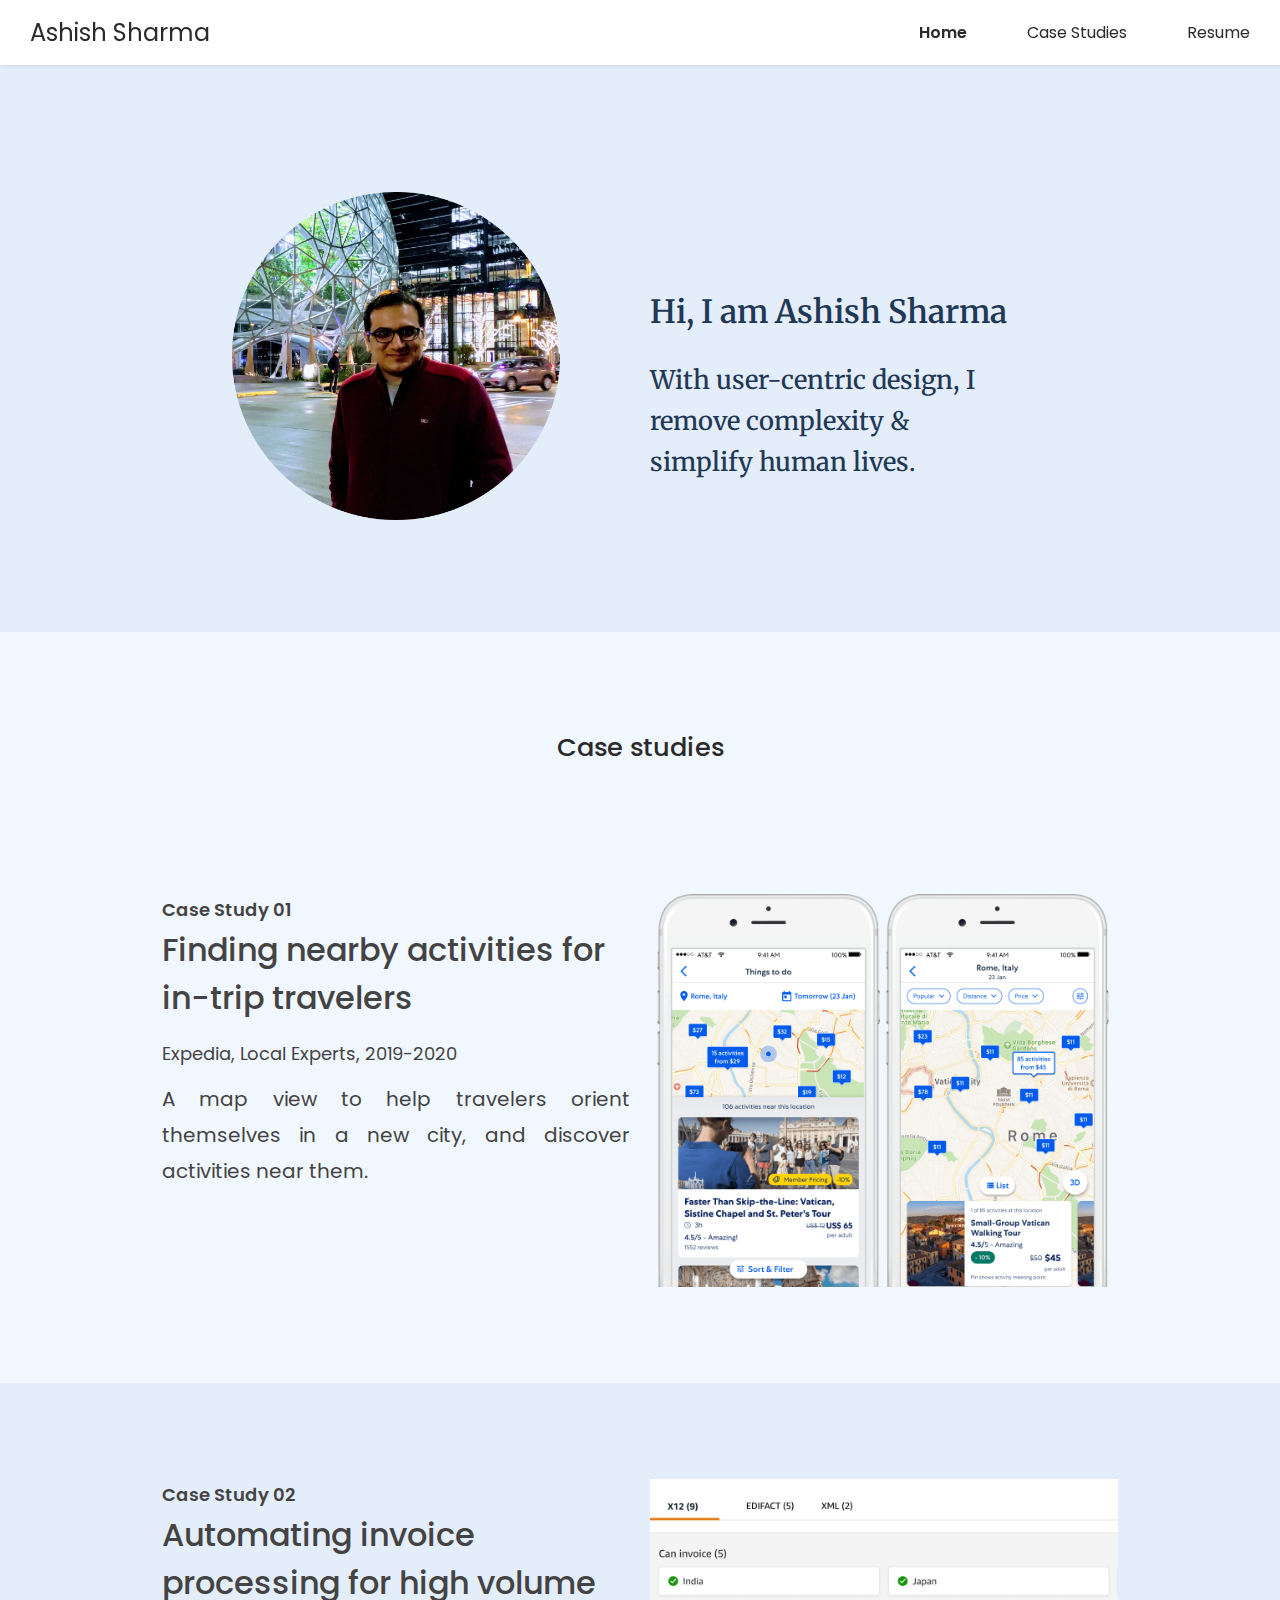
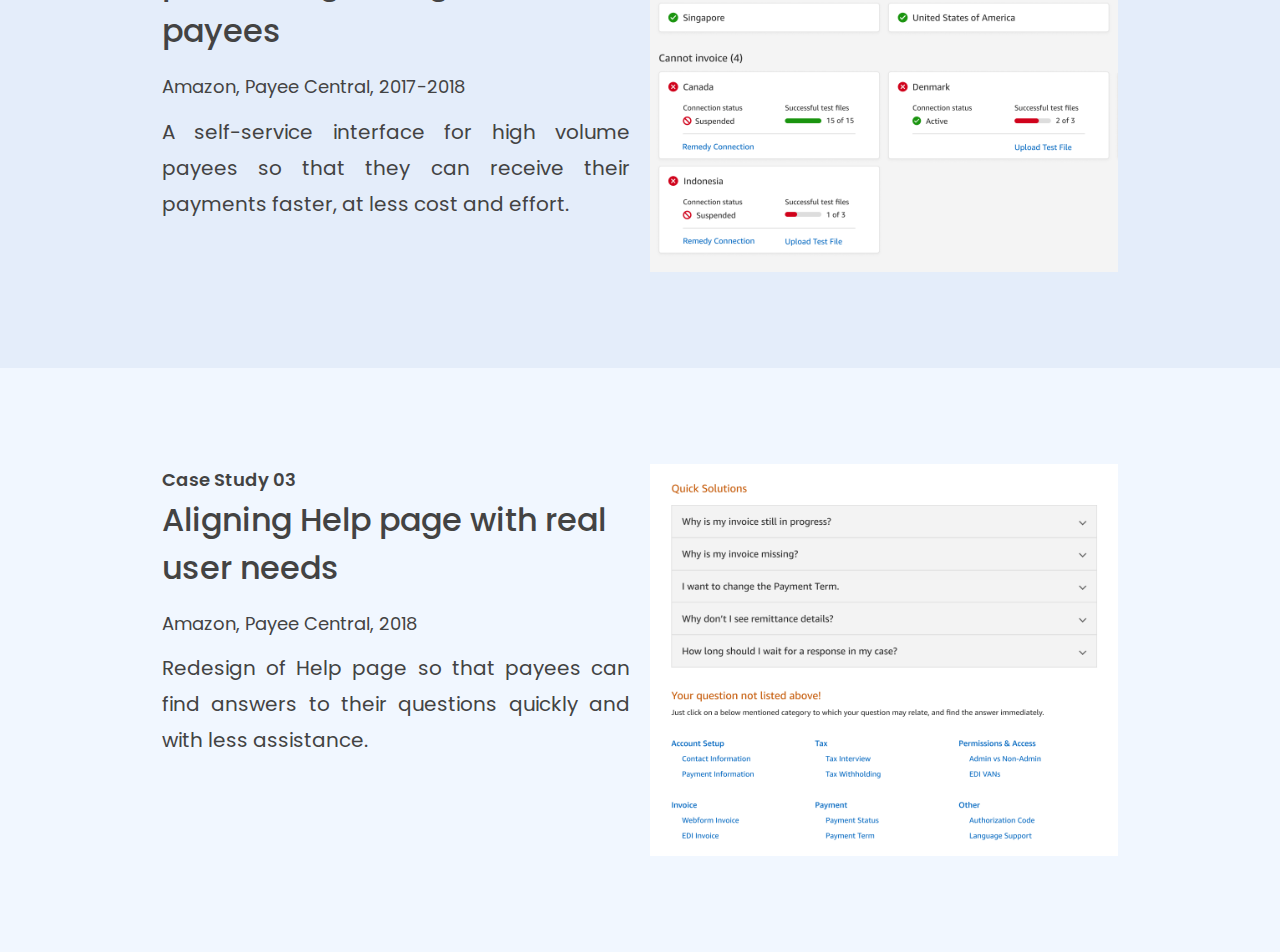
<file: index.html>
<!DOCTYPE html>

<html>
<head>
<meta http-equiv="Content-Type" content="text/html; charset=windows-1252">
<meta name="viewport" content="width=device-width, initial-scale=1.0">
<link rel="stylesheet" href="https://fonts.googleapis.com/css?family=Poppins|Poppins:400,500,600">
<link rel="stylesheet" href="https://fonts.googleapis.com/css?family=Merriweather|Merriweather:400,500,600">
<link rel="stylesheet" href="style.css">
<title>Ashish Sharma Portfolio</title>
</head>

<body>

  <header class="header">
    <a href="./index.html" class="logo">Ashish Sharma</a>
    <input class="menu-btn" type="checkbox" id="menu-btn" />
    <label class="menu-icon" for="menu-btn"><span class="navicon"></span></label>
    <ul class="menu">
      <li><a href="./index.html" class="active">Home</a></li>
      <li><a href="./case-studies.html">Case Studies</a></li>
      <li><a href="./resume.html">Resume</a></li>
    </ul>
  </header>


  <main class="container">

    <div class="content">
      <div class="intro-hero">
        <!-- Grid Starts -->
        <div class="section-grid"> 
        
          <article class="section-left" >
            <img  src="images/self-pic.png" width="70%">
          </article>

          <div class="section-right">
            <div class="intro">
              <h1>Hi, I am Ashish Sharma</h1>
              <p class="intro-text">With user-centric design, I remove complexity & simplify human lives.</p>
            </div>
          </div> 
        </div> <!-- Grid Ends --> 
      
      </div><!-- Index hero Ends --> 
    </div> <!-- Content Ends -->
    
    <div class="content">
      <!-- Other case studies -->
      <!-- <div class="button-center">Case studies</div> -->
      <div class="other">
        <h1 >Case studies</h1>
      </div>

      <!-- Grid Starts -->
      <div class="section-grid"> 
        <article class="section-left">
          <p class="caption thick">Case Study 01</p>
          <a href="case-study-01.html"><h2>Finding nearby activities for in-trip travelers</h2></a>
          <p class="duration">Expedia, Local Experts, 2019-2020</p>
          <p class="description">A map view to help travelers orient themselves in a new city, and discover activities near them.</p>
          <a href="case-study-01.html" class="button">Read more</a> 
        </article>

        <div class="section-right card-image">
          <a href="case-study-01.html"><img  src="images/Study-01.png" width="100%"></a>
        </div>
      </div><!-- Grid Ends -->
    </div>
      

    <div class="content">
        <!-- Grid Starts -->
      <div class="section-grid"> 
        <article class="section-left">
          <p class="caption thick">Case Study 02</p>
          <a href="case-study-02.html"><h2>Automating invoice processing for high volume payees</h2></a>
          <p class="duration">Amazon, Payee Central, 2017-2018</p>
          <p class="description">A self-service interface for high volume payees so that they can receive their payments faster, at less cost and effort.</p>
          <a href="case-study-02.html" class="button">Read more</a> 
        </article>

        <div class="section-right card-image">
          <a href="case-study-02.html"><img  src="images/Study-02.png" width="100%"></a>
        </div>
        </div><!-- Grid Ends -->

    </div>

    <div class="content">
         <!-- Grid Starts -->
      <div class="section-grid"> 
        <article class="section-left">
          <p class="caption thick">Case Study 03</p>
          <a href="case-study-03.html"><h2>Aligning Help page with real user needs</h2></a>
          <p class="duration">Amazon, Payee Central, 2018</p>
          <p class="description">Redesign of Help page so that payees can find answers to their questions quickly and with less assistance.</p>
          <a href="case-study-03.html" class="button">Read more</a> 
        </article>

        <div class="section-right card-image">
          <a href="case-study-03.html"><img  src="images/Study-03.png" width="100%"></a>
        </div>
      </div><!-- Grid Ends -->

      </div>
    </div>

</main>


</body>
</html>
</file>
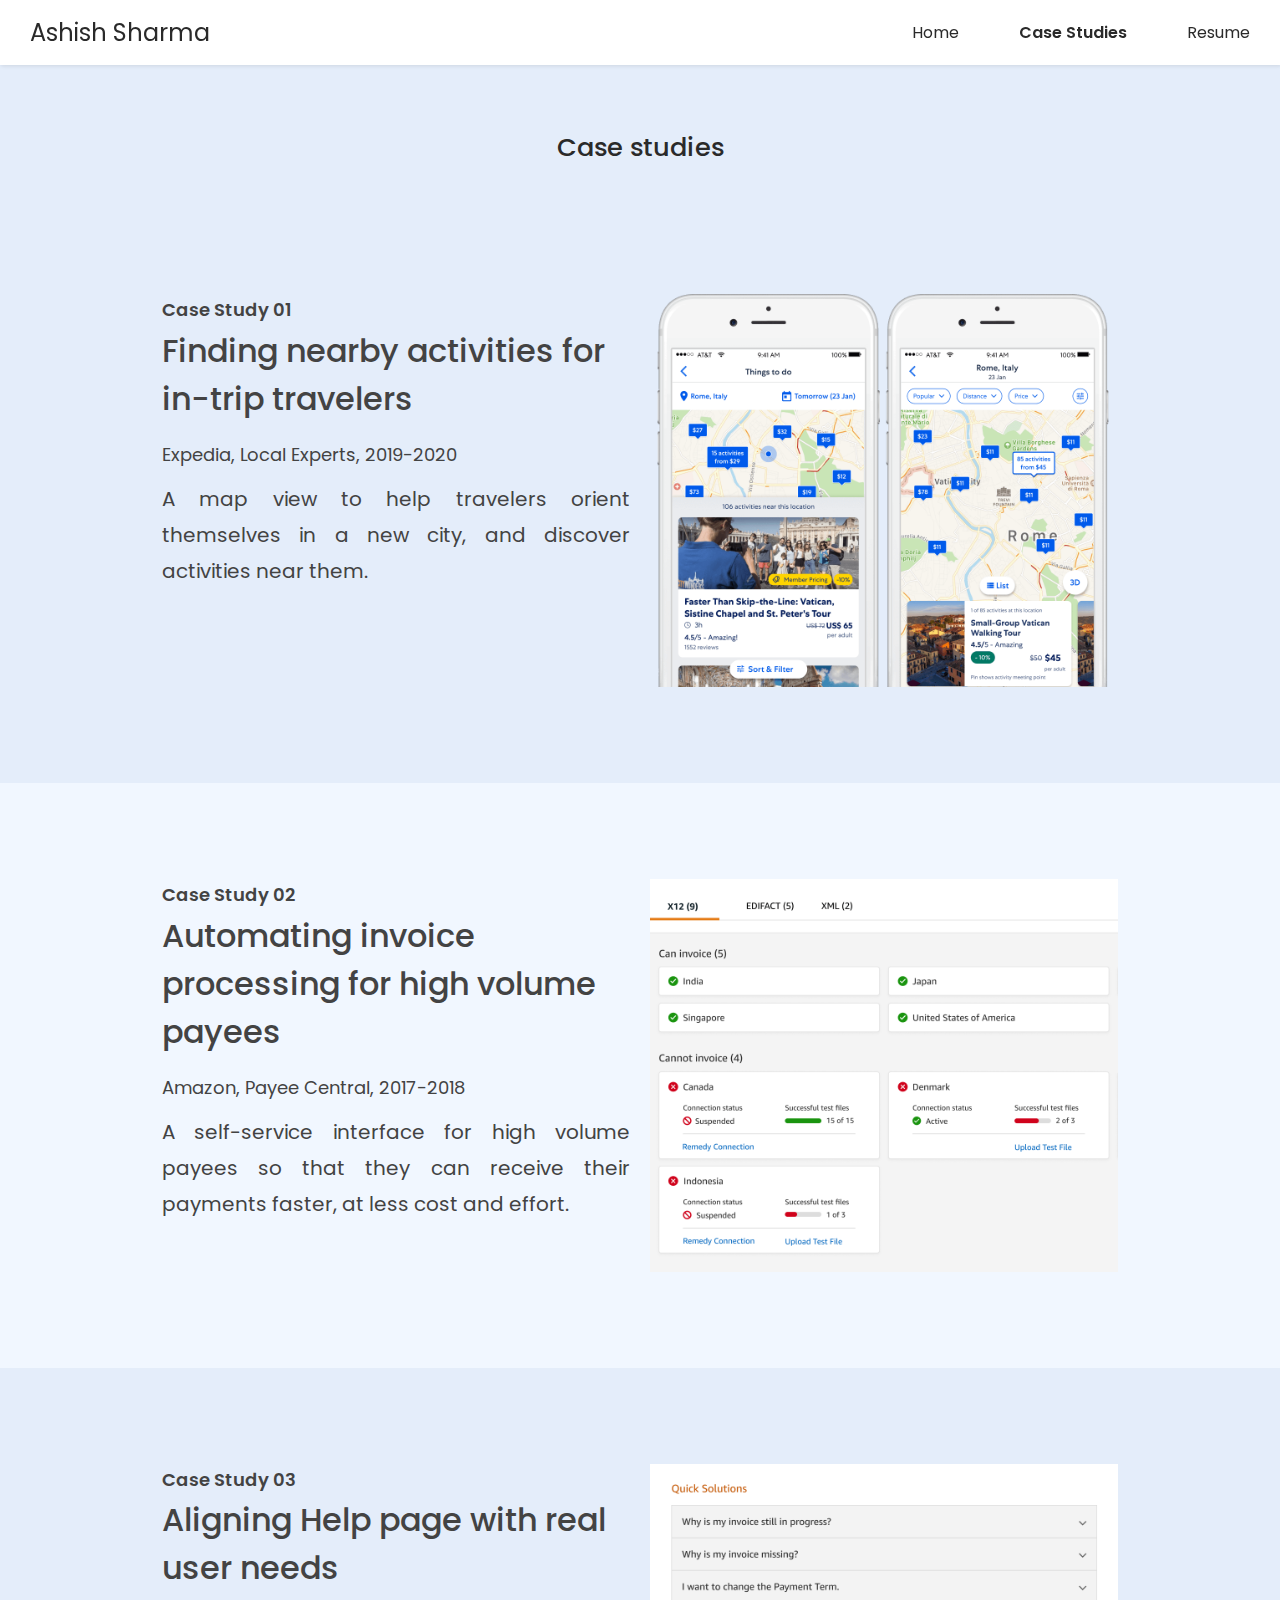
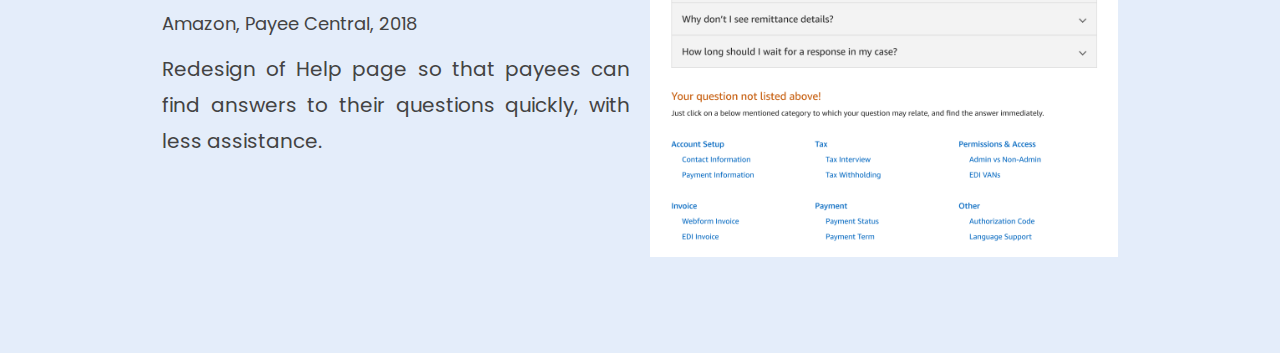
<file: case-studies.html>
<!DOCTYPE html>

<html>
<head>
<meta http-equiv="Content-Type" content="text/html; charset=windows-1252">
<meta name="viewport" content="width=device-width, initial-scale=1.0">
<link rel="stylesheet" href="https://fonts.googleapis.com/css?family=Poppins|Poppins:400,500,600">
<link rel="stylesheet" href="https://fonts.googleapis.com/css?family=Merriweather|Merriweather:400,500,600">
<link rel="stylesheet" href="style.css">
<title>Ashish Sharma Portfolio</title>
</head>

<body>

  <header class="header">
    <a href="./index.html" class="logo">Ashish Sharma</a>
    <input class="menu-btn" type="checkbox" id="menu-btn" />
    <label class="menu-icon" for="menu-btn"><span class="navicon"></span></label>
    <ul class="menu">
      <li><a href="./index.html">Home</a></li>
      <li><a href="./case-studies.html" class="active">Case Studies</a></li>
      <li><a href="./resume.html">Resume</a></li>
    </ul>
  </header>


  <main class="container">


    
    <div class="content">
      <div class="other">
        <h1 >Case studies</h1>
      </div>
      <!-- Grid Starts -->
      <div class="section-grid"> 
        
        <article class="section-left">
          <p class="caption thick">Case Study 01</p>
          <a href="case-study-01.html"><h2>Finding nearby activities for in-trip travelers</h2></a>
          <p class="duration">Expedia, Local Experts, 2019-2020</p>
          <p class="description">A map view to help travelers orient themselves in a new city, and discover activities near them.</p>
          <a href="case-study-01.html" class="button">Read more</a> 
        </article>

        <div class="section-right card-image">
          <a href="case-study-01.html"><img  src="images/Study-01.png" width="100%"></a>
        </div>
      </div><!-- Grid Ends -->
    </div>
      

    <div class="content">
        <!-- Grid Starts -->
      <div class="section-grid"> 
        <article class="section-left">
          <p class="caption thick">Case Study 02</p>
          <a href="case-study-02.html"><h2>Automating invoice processing for high volume payees</h2></a>
          <p class="duration">Amazon, Payee Central, 2017-2018</p>
          <p class="description">A self-service interface for high volume payees so that they can receive their payments faster, at less cost and effort.</p>
          <a href="case-study-02.html" class="button">Read more</a> 
        </article>

        <div class="section-right card-image">
          <a href="case-study-02.html"><img  src="images/Study-02.png" width="100%"></a>
        </div>
        </div><!-- Grid Ends -->

    </div>

    <div class="content">
         <!-- Grid Starts -->
      <div class="section-grid"> 
        

        <article class="section-left">
          <p class="caption thick">Case Study 03</p>
          <a href="case-study-03.html"><h2>Aligning Help page with real user needs</h2></a>
          <p class="duration">Amazon, Payee Central, 2018</p>
          <p class="description">Redesign of Help page so that payees can find answers to their questions quickly, with less assistance.</p>
          <a href="case-study-03.html" class="button">Read more</a> 
        </article>

        <div class="section-right card-image">
          <a href="case-study-03.html"><img  src="images/Study-03.png" width="100%"></a>
        </div>
      </div><!-- Grid Ends -->

      </div>

    </div>
</main>


</body>
</html>
</file>
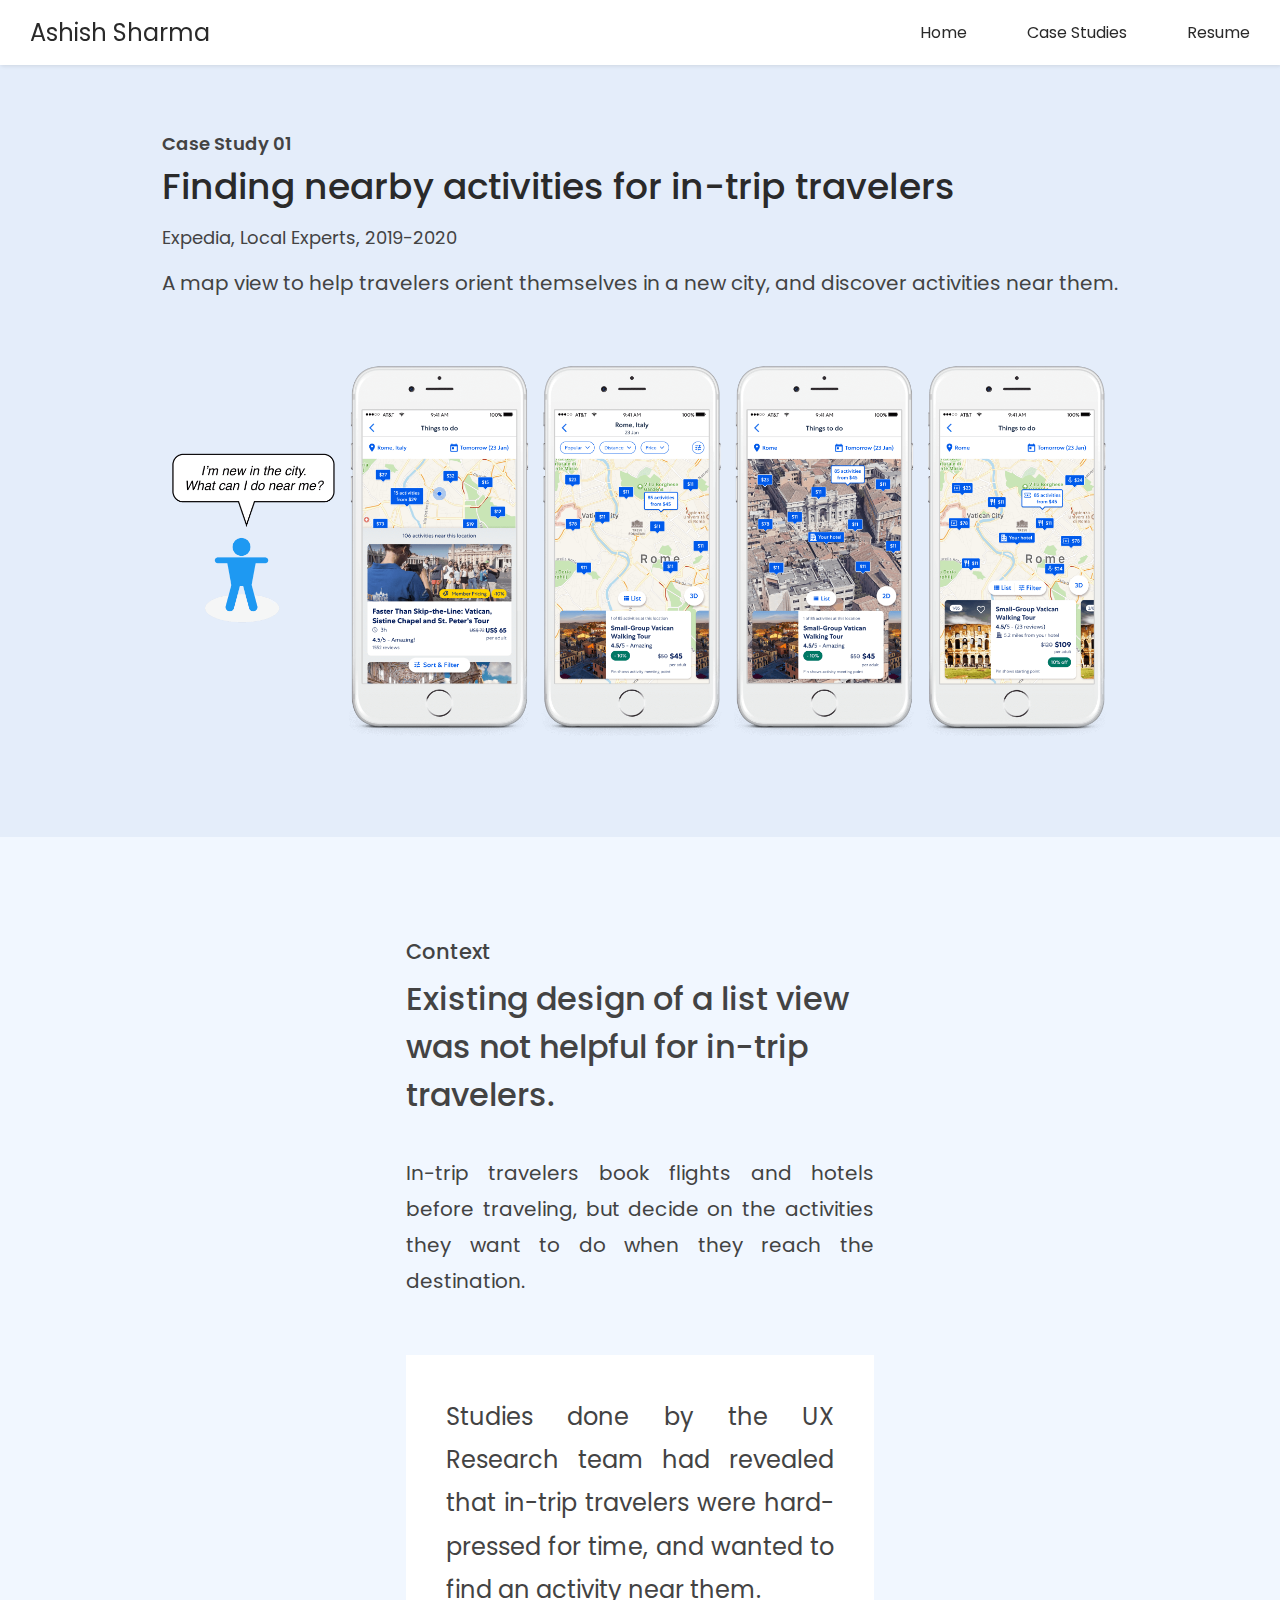
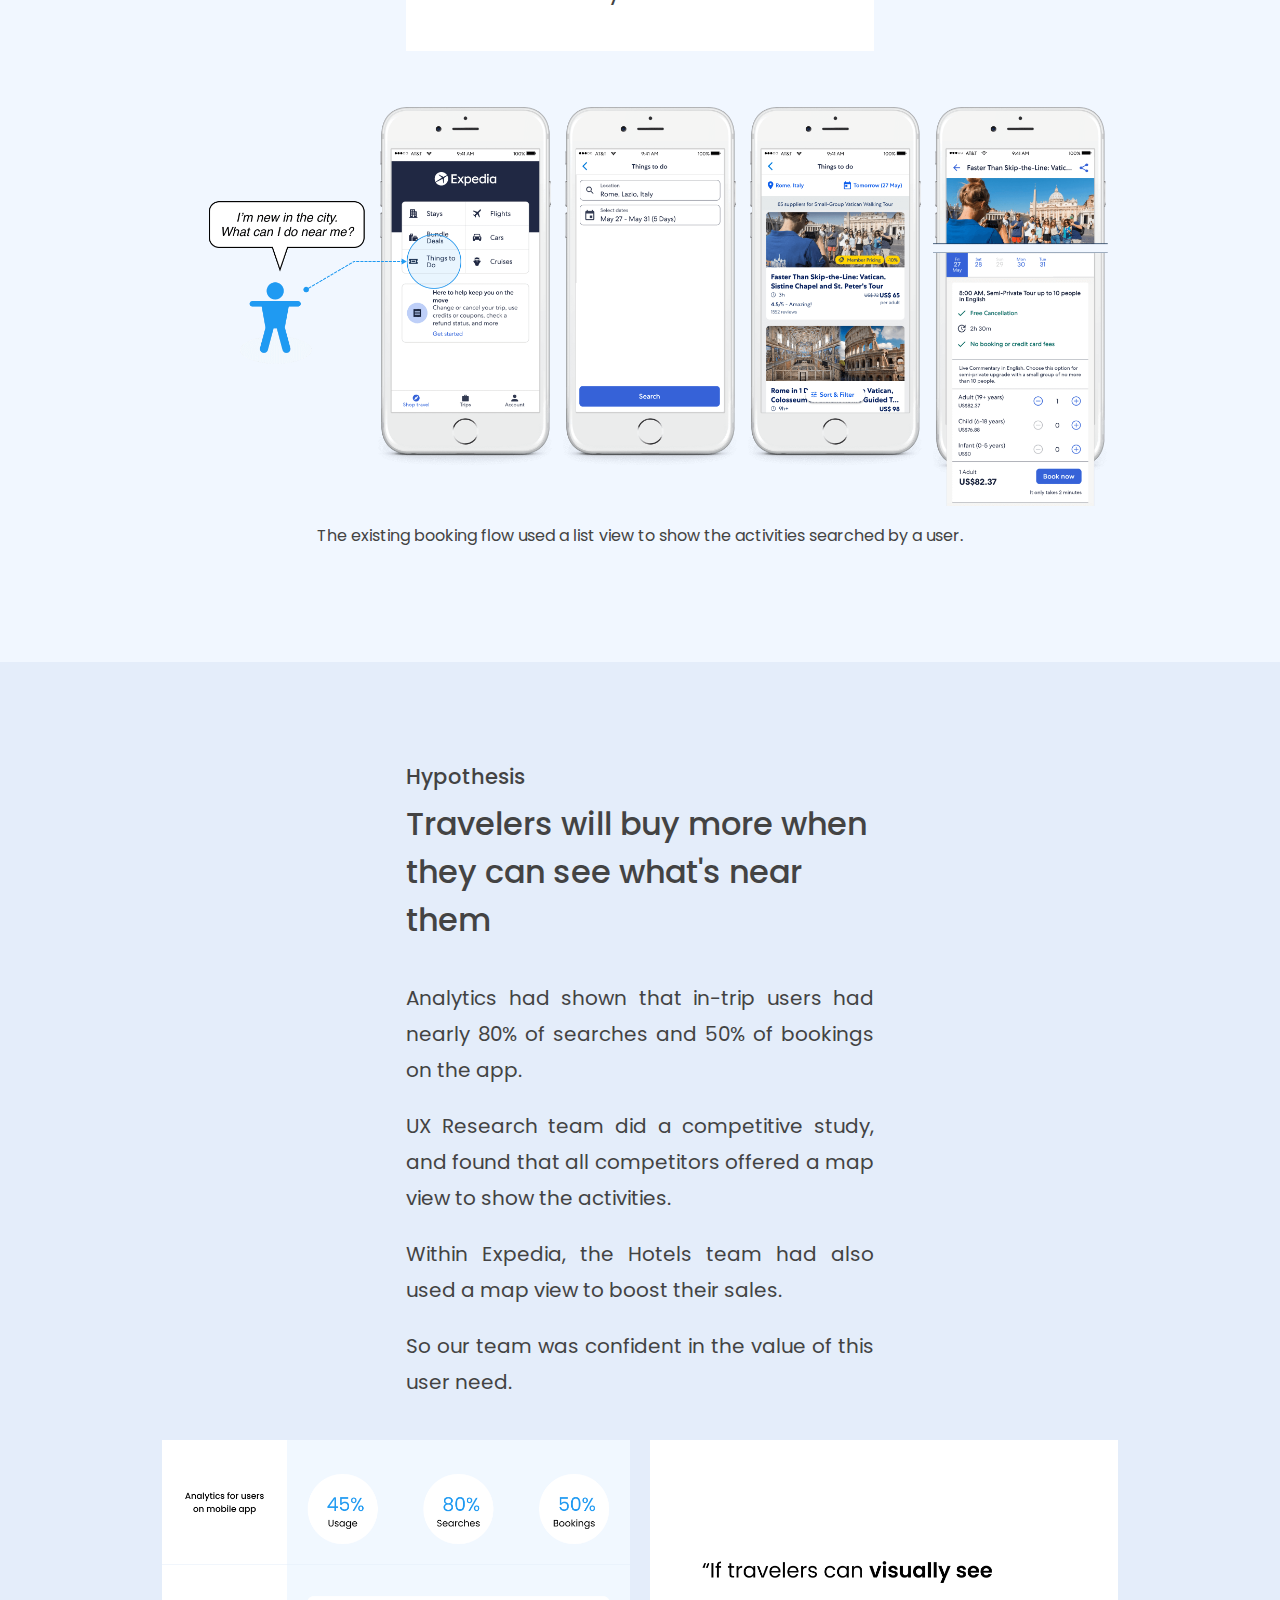
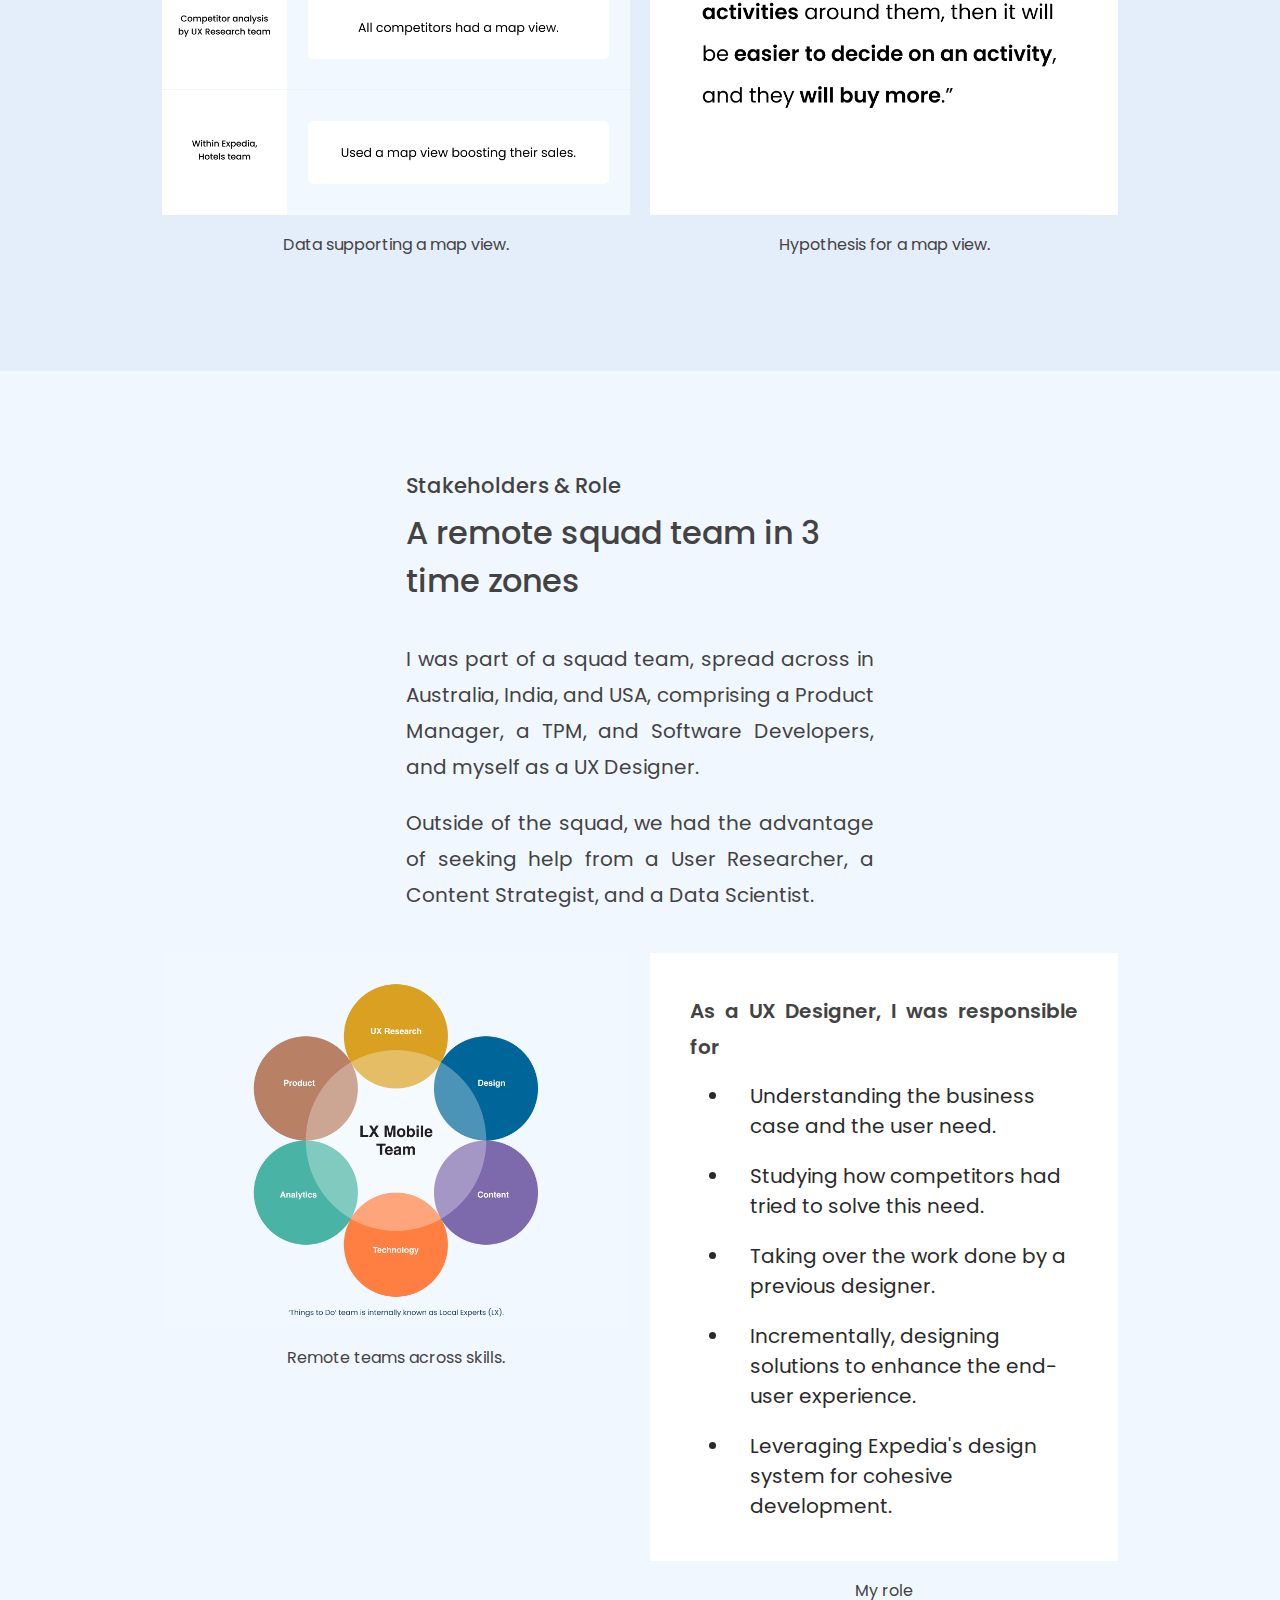
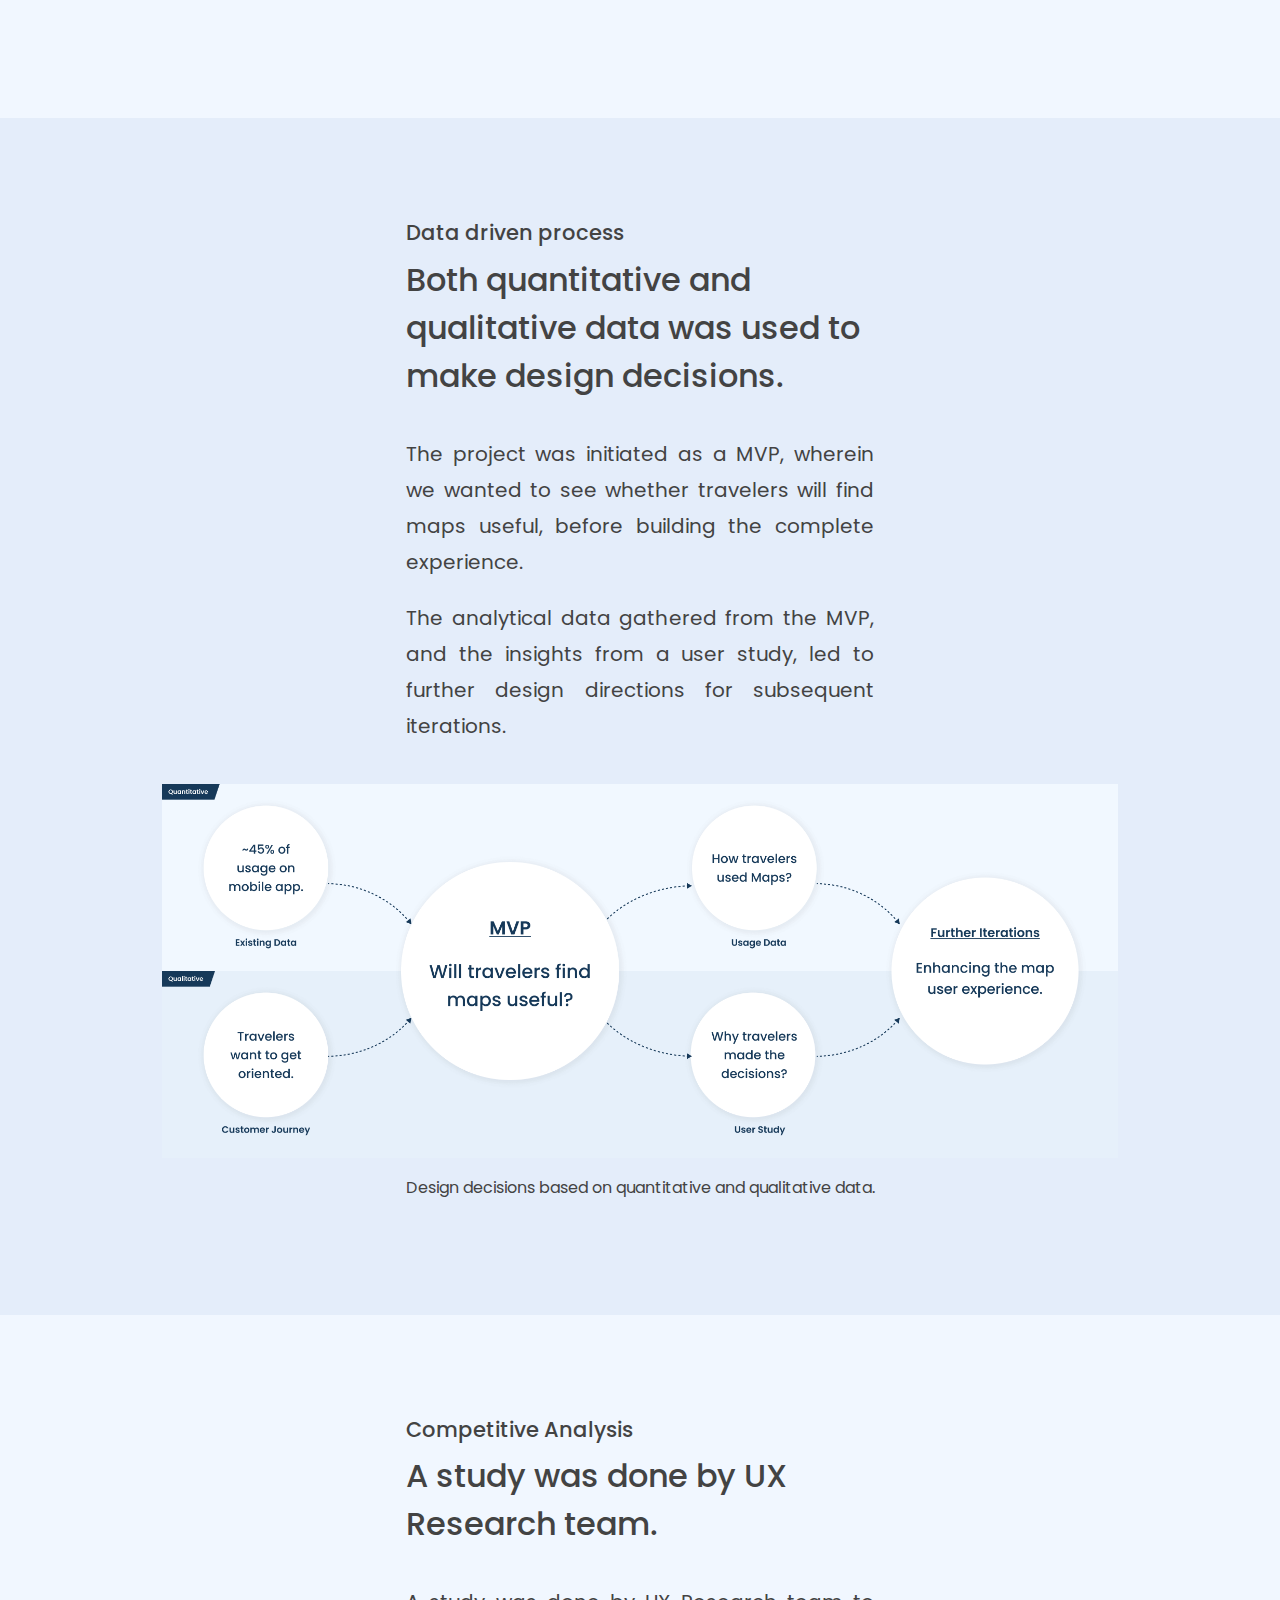
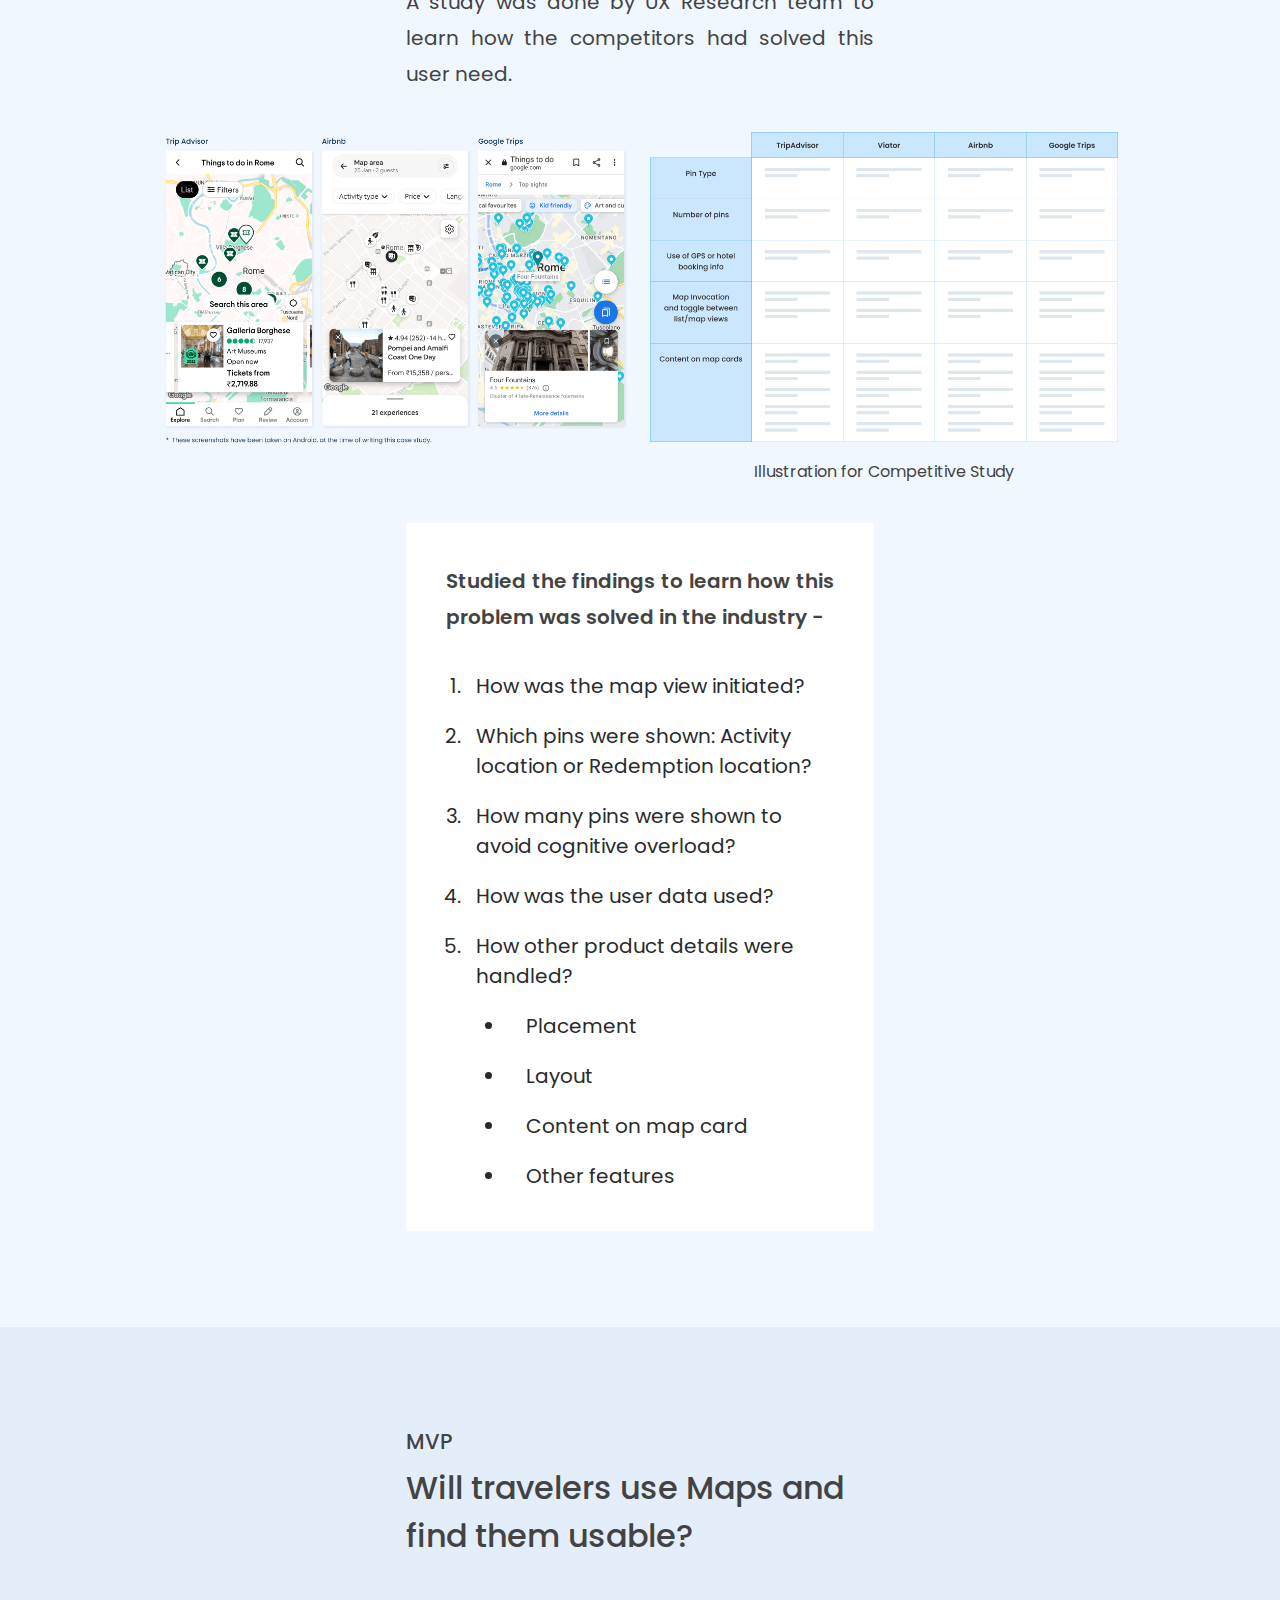
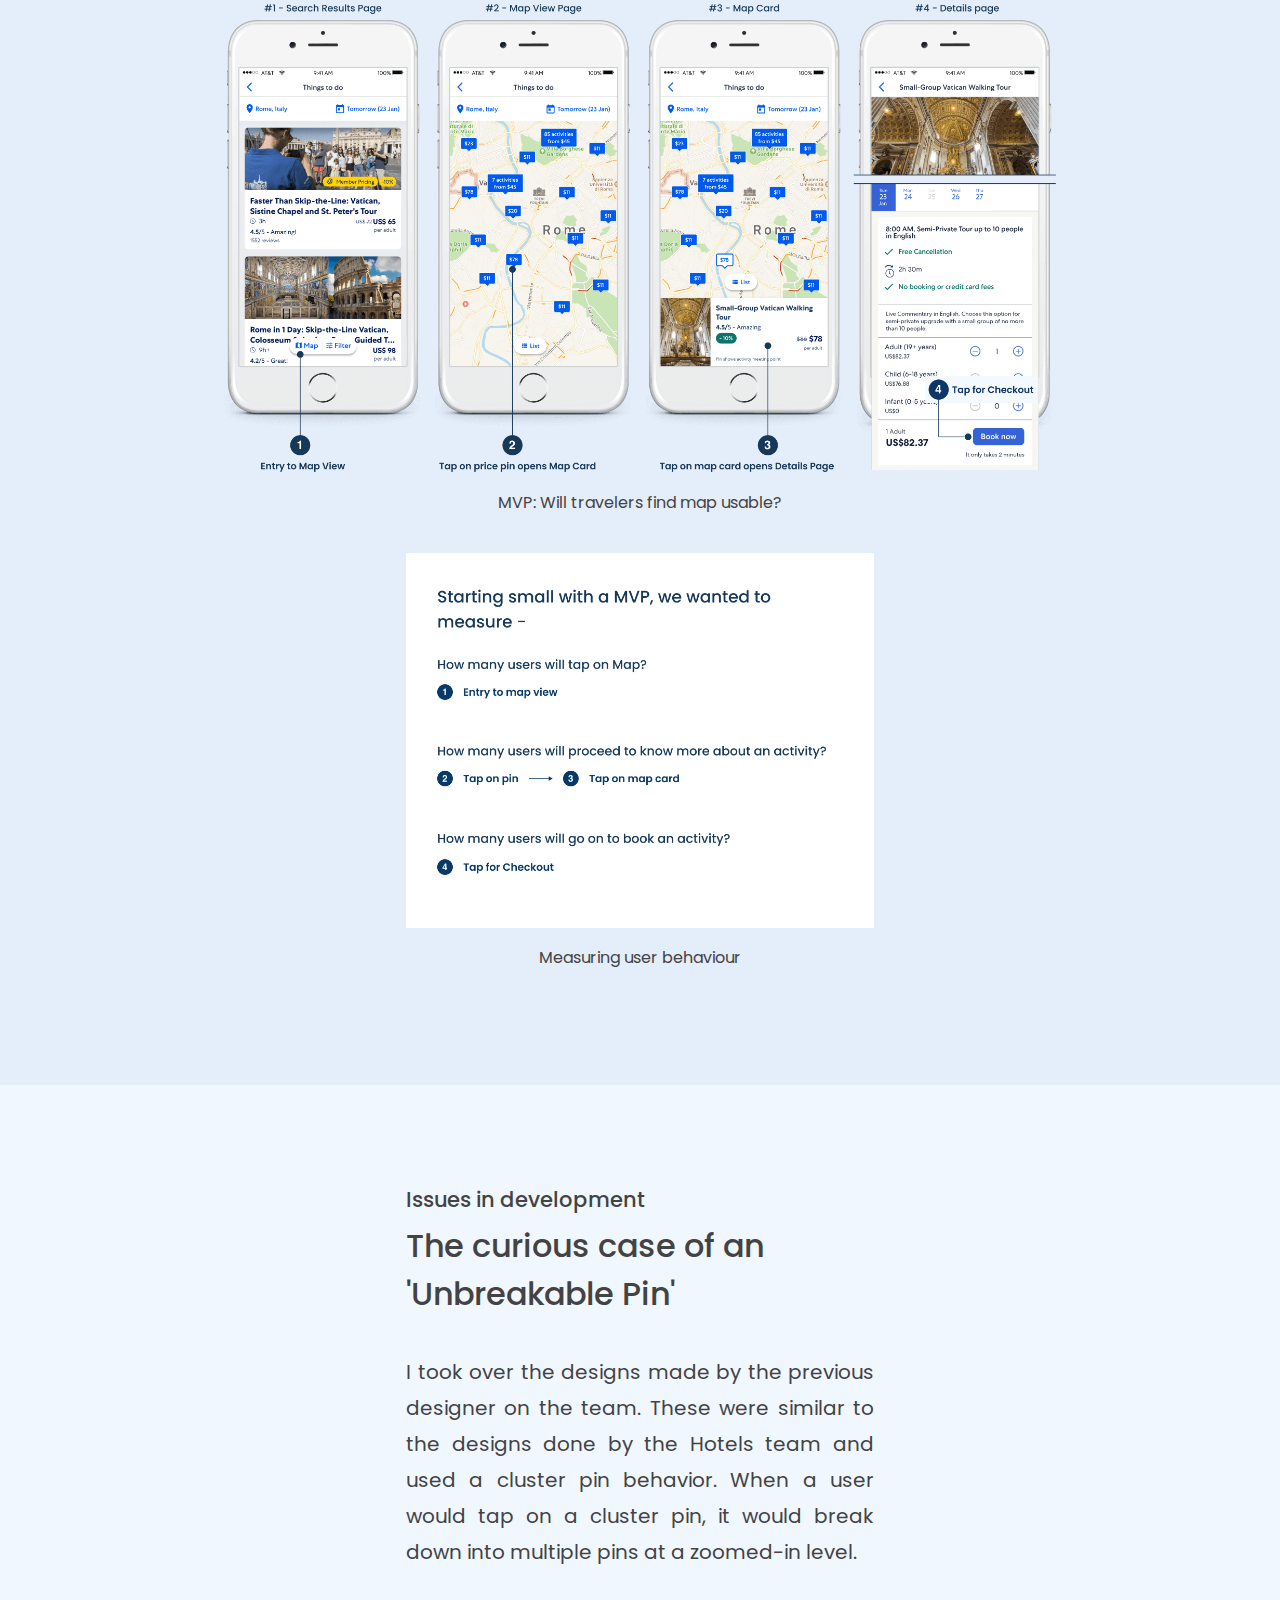
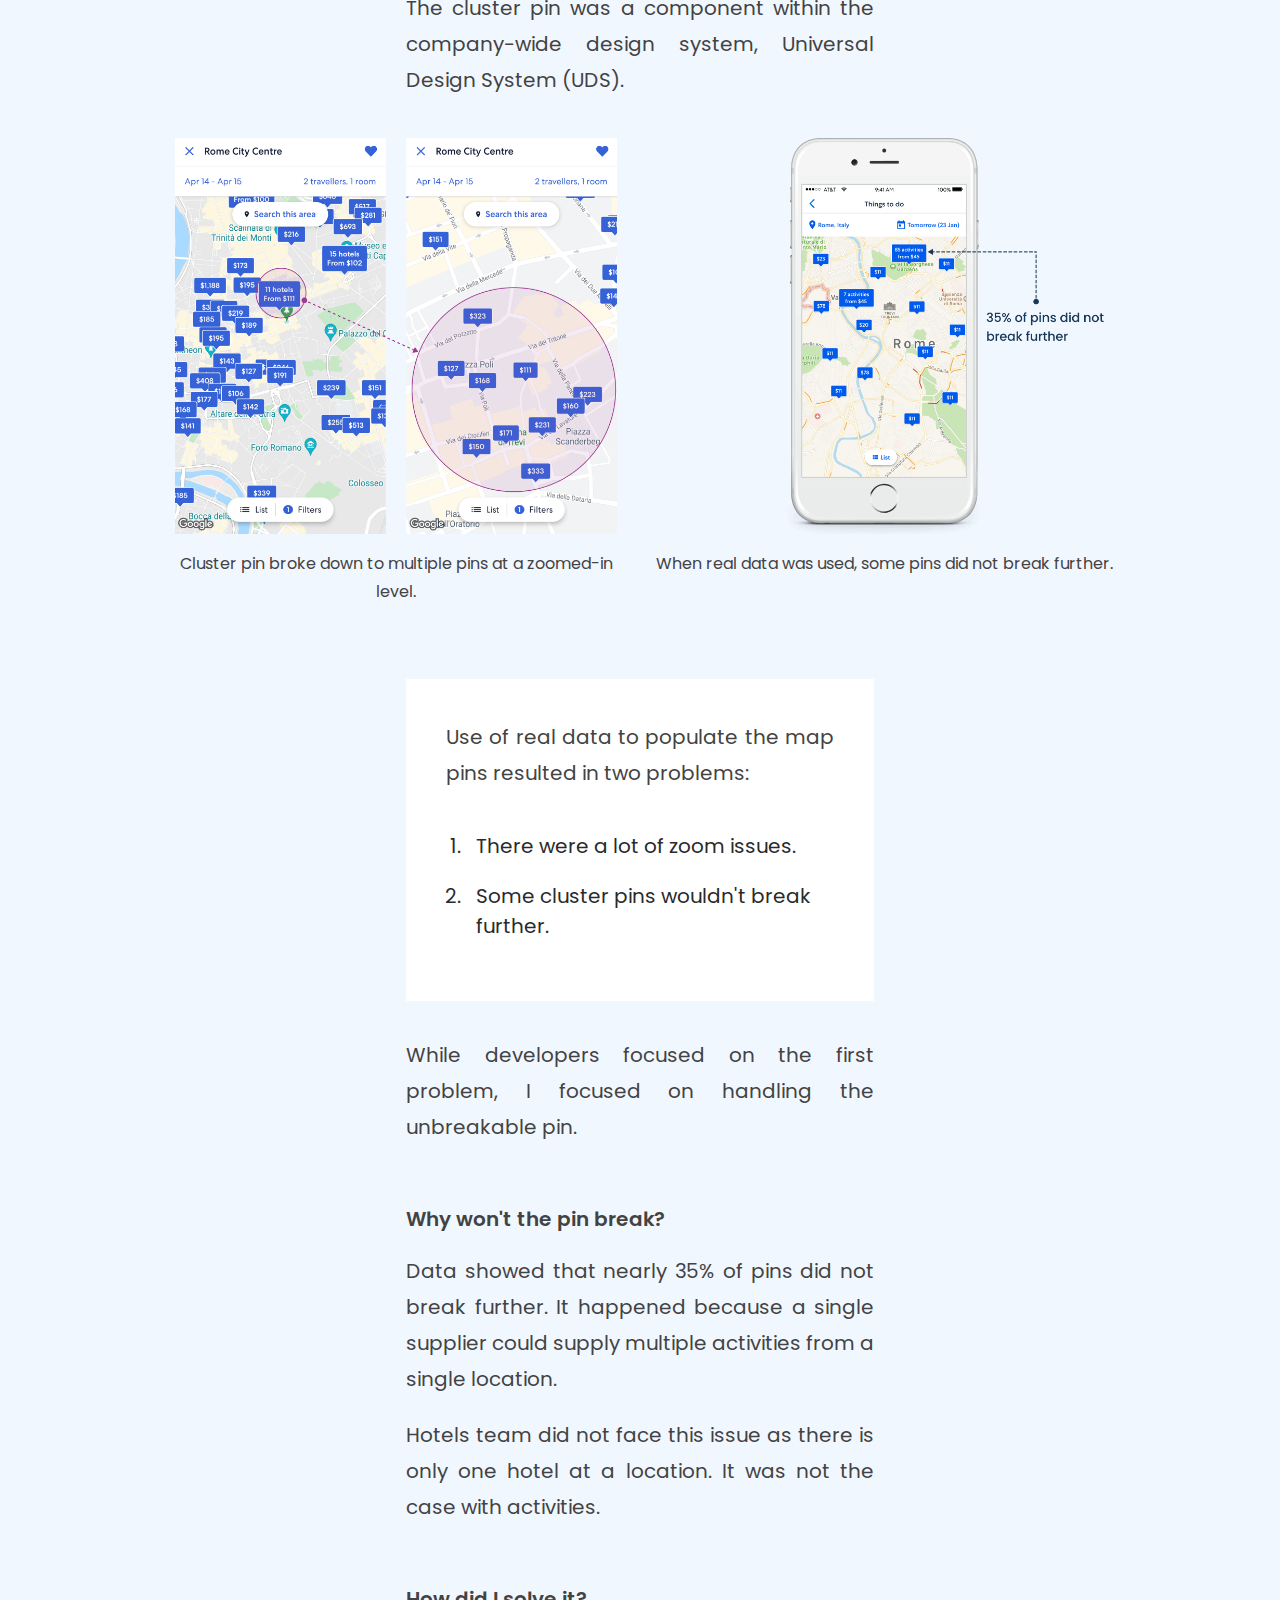
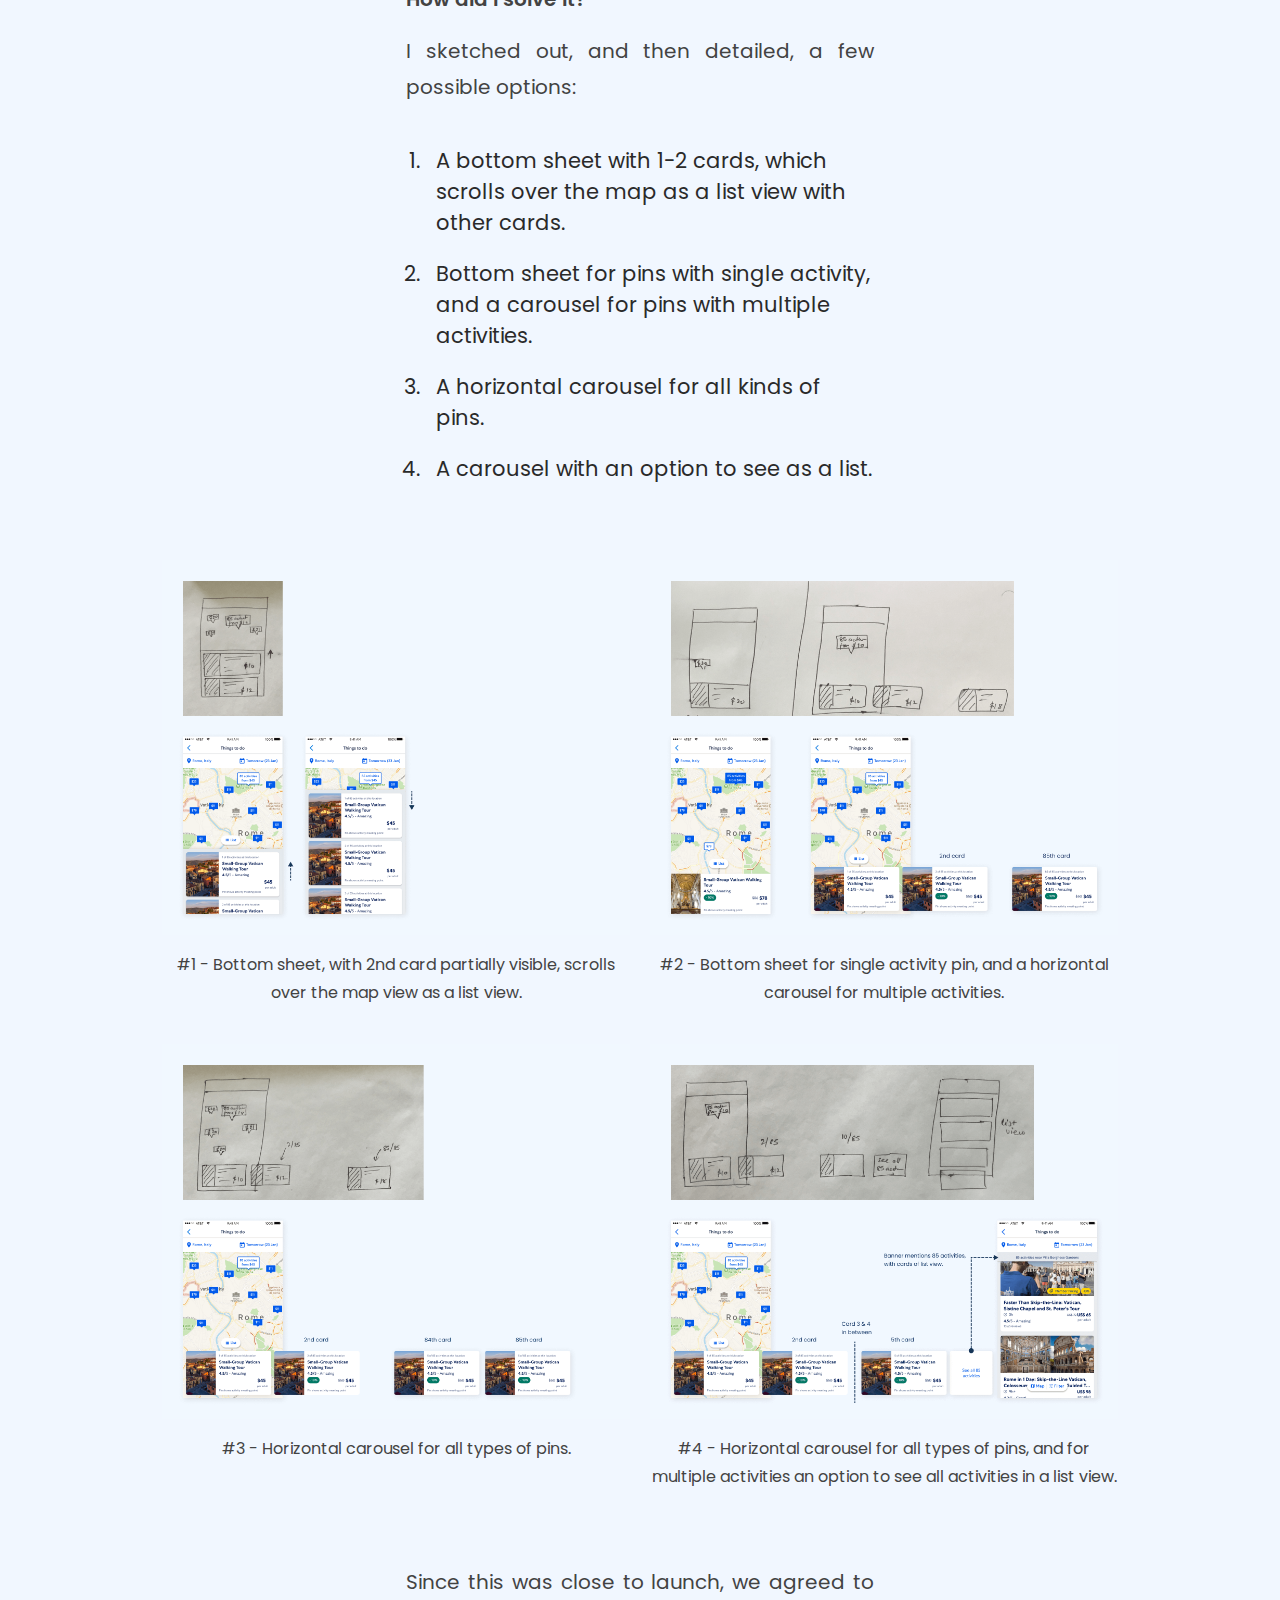
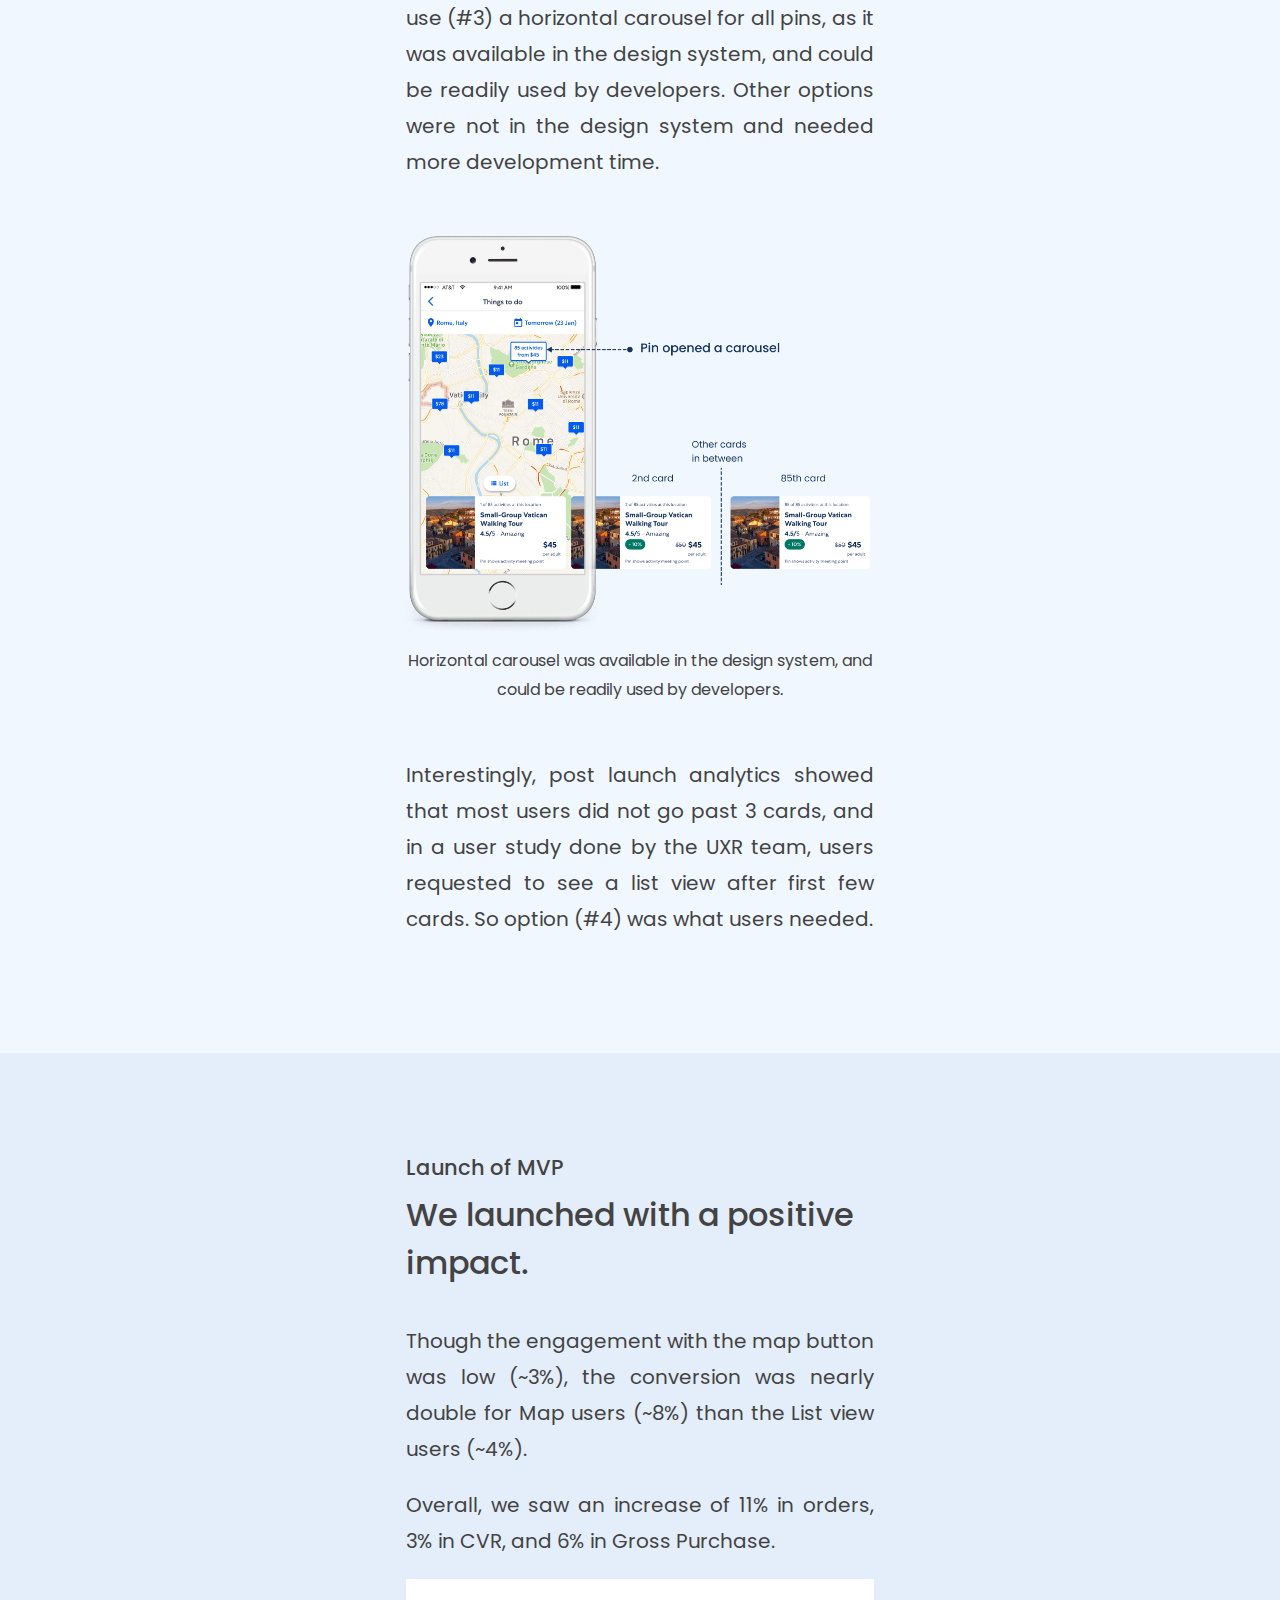
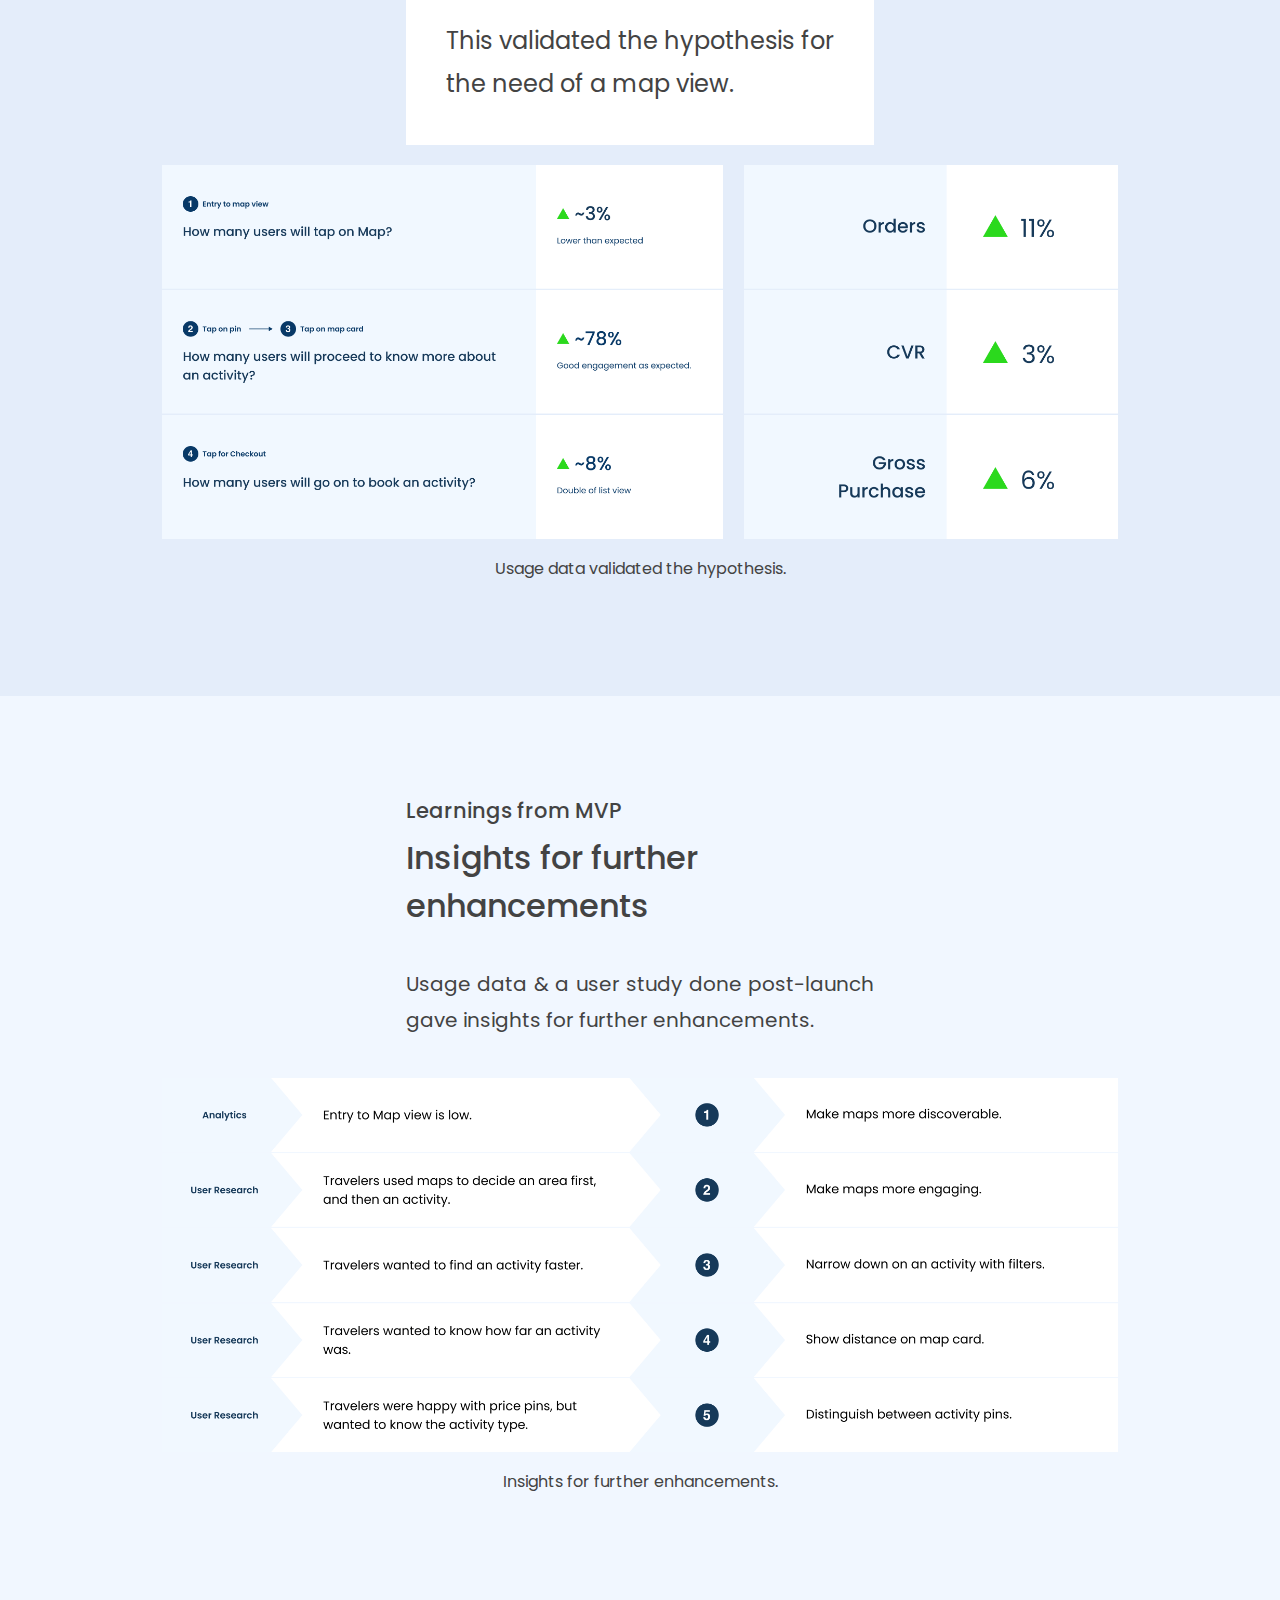
<file: case-study-01.html>
<!DOCTYPE html>

<html>
<head>
<meta http-equiv="Content-Type" content="text/html; charset=windows-1252">
<meta name="viewport" content="width=device-width, initial-scale=1.0">
<link rel="stylesheet" href="https://fonts.googleapis.com/css?family=Poppins|Poppins:400,500,600">
<link rel="stylesheet" href="https://fonts.googleapis.com/css?family=Merriweather|Merriweather:400,500,600">
<link rel="stylesheet" href="style.css">
<title>Ashish Sharma Portfolio</title>
</head>

<body>

  <header class="header">
    <a href="./index.html" class="logo">Ashish Sharma</a>
    <input class="menu-btn" type="checkbox" id="menu-btn" />
    <label class="menu-icon" for="menu-btn"><span class="navicon"></span></label>
    <ul class="menu">
      <li><a href="./index.html">Home</a></li>
      <li><a href="./case-studies.html">Case Studies</a></li>
      <li><a href="./resume.html">Resume</a></li>
    </ul>
  </header>

  


  <main class="container">

  <div class="content">
    <!-- Grid Starts -->
      <div class="section-grid"> 
        <article class="section-wide">
          <p class="caption thick">Case Study 01</p>
          <h1>Finding nearby activities for in-trip travelers</h1>
          <p class="duration">Expedia, Local Experts, 2019-2020</p>
          <p>A map view to help travelers orient themselves in a new city, and discover activities near them.</p>
          <p class="space"></p>
          <img src="images/Finding-Nearby-Activities/00-Hero.png" width="100%">
        </article>
      </div> <!-- Grid Ends -->
  </div> <!-- Content ends -->


    <div class="content">
      <!-- Grid Starts -->
        <div class="section-grid"> 
          <article class="section-center">
            <p class="top-heading">Context</p>
            <h2>Existing design of a list view was not helpful for in-trip travelers.</h2>
          </article>

          <article class="section-center"> 
            <p>In-trip travelers book flights and hotels before traveling, but decide on the activities they want to do when they reach the destination.</p>
            <p class="space"></p>
            <p class="highlight">Studies done by the UX Research team had revealed that in-trip travelers were hard-pressed for time, and wanted to find an activity near them.</p>
            <p class="space"></p>
          </article>

          <div class="section-wide">
            <img  src="images/Finding-Nearby-Activities/01-Intrip-travelers.png">
            <p class="small">The existing booking flow used a list view to show the activities searched by a user.</p>
          </div>
        </div> <!-- Grid Ends -->
    </div> <!-- Content ends -->




    <div class="content">
      <!-- Grid Starts -->
        <div class="section-grid"> 
          <article class="section-center">
            <p class="top-heading">Hypothesis</p>
            <h2>Travelers will buy more when they can see what's near them</h2>
          </article>

          <article class="section-center"> 
            <p>Analytics had shown that in-trip users had nearly 80% of searches and 50% of bookings on the app.
            </p>
            <p>UX Research team did a competitive study, and found that all competitors offered a map view to show the activities.
            <p>
              Within Expedia, the Hotels team had also used a map view to boost their sales. 
            </p>
            <p>So our team was confident in the value of this user need.</p>
          </article>

          <div class="section-left">
            <img  src="images/Finding-Nearby-Activities/02-1-Data.png">
            <p class="small">Data supporting a map view.</p>
          </div>

          <div class="section-right">
            <img  src="images/Finding-Nearby-Activities/02-2-Hypothesis.png">
            <p class="small">Hypothesis for a map view.</p>
          </div>



        </div> <!-- Grid Ends -->
    </div> <!-- Content ends -->


    <div class="content">
      <!-- Grid Starts -->
        <div class="section-grid"> 
          <article class="section-center">
            <p class="top-heading">Stakeholders & Role</p>
            <h2>A remote squad team in 3 time zones</h2>
          </article>

          <article class="section-center"> 
            <p>I was part of a squad team, spread across in Australia, India, and USA, comprising a Product Manager, a TPM, and Software Developers, and myself as a UX Designer.
            </p> 

            <p>Outside of the squad, we had the advantage of seeking help from a User Researcher, a Content Strategist, and a Data Scientist.
            </p> 
          </article>

          <div class="section-left">
            <img  src="images/Finding-Nearby-Activities/03-1-Stakeholders.png">
            <p class="small">Remote teams across skills.</p>
          </div>

         <!--  <div class="section-right">
            <img  src="images/Finding-Nearby-Activities/03-2-Role.png">
          </div> -->


          <article class="section-right"> 

            <div class="highlight highlight-first">
              <p class="thick">As a UX Designer, I was responsible for</p>
              
              <ul class="bullet-items">
                <li>Understanding the business case and the user need.</li>
                <li>Studying how competitors had tried to solve this need.</li>
                <li>Taking over the work done by a previous designer.</li>
                <li>Incrementally, designing solutions to enhance the end-user experience.</li>
                <li>Leveraging Expedia's design system for cohesive development.</li>
              </ul>
              
            </div>
            <p class="small">My role</p>
          </article>


        </div> <!-- Grid Ends -->
    </div> <!-- Content ends -->



    <div class="content">
      <!-- Grid Starts -->
        <div class="section-grid"> 
          <article class="section-center">
            <p class="top-heading">Data driven process</p>
            <h2>Both quantitative and qualitative data was used to make design decisions.</h2>
          </article>

          <article class="section-center"> 
            <p>The project was initiated as a MVP, wherein we wanted to see whether travelers will find maps useful, before building the complete experience.
            </p>
            <p>The analytical data gathered from the MVP, and the insights from a user study, led to further design directions for subsequent iterations.
            </p>
<!--             <p>Unfortunately, other iterations were only designed and could not be developed, with changes in priorities due to the pandemic.
            </p>
            <p>I will cover the first iteration in detail, and for other iterations will only cover the main points.
            </p>  -->
          </article>

          <div class="section-wide">
            <img src="images/Finding-Nearby-Activities/04-Process-Plan.png">
            <p class="small">Design decisions based on quantitative and qualitative data.</p>
          </div>

        </div> <!-- Grid Ends -->
    </div> <!-- Content ends -->


    <div class="content">
      <!-- Grid Starts -->
        <div class="section-grid"> 
          <article class="section-center">
            <p class="top-heading">Competitive Analysis</p>
            <h2>A study was done by UX Research team.</h2>
          </article>

          <div class="section-center">
            <p>A study was done by UX Research team to learn how the competitors had solved this user need.</p>
          </div>

          <div class="section-left">
            <img src="images/Finding-Nearby-Activities/05-1-Competitor-Screens.png">
            <p class="space"></p>
          </div>

          <div class="section-right">
            <img  src="images/Finding-Nearby-Activities/05-2-Competitor-Study.png">
            <p class="small">Illustration for Competitive Study</p>
          </div>

          <article class="section-center"> 
            <div class="highlight highlight-first">
              <p class="thick">Studied the findings to learn how this problem was solved in the industry -</p>
            <ol class="number-items">
              <li>How was the map view initiated?</li>
              <li>Which pins were shown: Activity location or Redemption location?</li>
              <li>How many pins were shown to avoid cognitive overload?</li>
              <li>How was the user data used?</li>
              <li>How other product details were handled?</li>
            </ol>
            <ul class="bullet-items" style="padding-left:20px;">
              <li>Placement</li>
              <li>Layout</li>
              <li>Content on map card</li>
              <li>Other features</li>
            </ul>
            </div>
            
          </article>

       


        </div> <!-- Grid Ends -->
    </div> <!-- Content ends -->



    <div class="content">
      <!-- Grid Starts -->
        <div class="section-grid"> 
          <article class="section-center">
            <p class="top-heading">MVP</p>
            <h2>Will travelers use Maps and find them usable?</h2>
          </article>

          <div class="section-wide">
            <img src="images/Finding-Nearby-Activities/06-1-MVP.png">
            <p class="small">MVP: Will travelers find map usable?</p>
          </div>


          <article class="section-center"> 

            <img src="images/Finding-Nearby-Activities/06-2-Measure.png">
            <p class="small">Measuring user behaviour</p>
          </article>


            
            <!-- /* Measure */
              
              <p class="space"></p>
            <p class="space"></p> 
            <div class="highlight highlight-small">
              <p class="highlight-big">Starting small with a MVP, we wanted to measure</p>
              <p style="font-size:21px; margin-top: -0px;">How many users will tap on Map?</p>
              <div style="display: flex; align-items: baseline;">
                <p class="circle">1</p>
                <p class="measure-text">Entry to Map View</p>
              </div>  
              
              <p style="font-size:21px; padding-top: 20px;">How many users will proceed to know more about an activity?</p>
              <div>
                <div class="measure-section"><p class="circle">2</p><p class="measure-text">Tap on Pin</p></div>
                <div class="arrow"><img  src="images/Finding-Nearby-Activities/arrow.svg" width="50%"></div>
                <div class="measure-section"><p class="circle">3</p><p class="measure-text">Tap on Map Card</p></div>
              </div>
              
              <p style="font-size:21px; padding-top: 20px;">How many users will go on to book an activity?</p>
              <div style="display: flex; align-items: baseline;">
                <p class="circle">4</p>
                <p class="measure-text">Tap for Checkout</p>
              </div>
            </div> -->
           
        </div> <!-- Grid Ends -->
    </div> <!-- Content ends -->


    <div class="content">
      <!-- Grid Starts -->
        <div class="section-grid"> 
          <article class="section-center">
            <p class="top-heading">Issues in development</p>
            <h2>The curious case of an 'Unbreakable Pin'</h2>
          </article>

          <article class="section-center"> 
            <p>I took over the designs made by the previous designer on the team. These were similar to the designs done by the Hotels team and used a cluster pin behavior. When a user would tap on a cluster pin, it would break down into multiple pins at a zoomed-in level. 
            </p>
            <p>The cluster pin was a component within the company-wide design system, Universal Design System (UDS).
            </p>
          </article>

          <div class="section-left">
            <img src="images/Finding-Nearby-Activities/07-1-Pin-behaviour.png">
            <p class="small">Cluster pin broke down to multiple pins at a zoomed-in level.</p>
          </div>

          <div class="section-right">
            <img src="images/Finding-Nearby-Activities/07-2-Unbreakable-Pin.png">
            <p class="small">When real data was used, some pins did not break further.</p>
          </div>

          
          <article class="section-center">
            <p class="space"></p>
            <div class="highlight highlight-first">
              <p>Use of real data to populate the map pins resulted in two problems:
              </p>
              <ol class="number-items">
                <li>There were a lot of zoom issues.</li>
                <li>Some cluster pins wouldn't break further.</li>
              </ol>
            </div>
            
            <p class="space"></p>
            <p>While developers focused on the first problem, I focused on handling the unbreakable pin.
            </p>
            <p class="space"></p>
            <p class="thick">Why won't the pin break?</p>
            <p>Data showed that nearly 35% of pins did not break further. It happened because a single supplier could supply multiple activities from a single location.
            </p>
            <p>Hotels team did not face this issue as there is only one hotel at a location. It was not the case with activities.
            </p>


            <p class="space"></p>
            <p class="thick">How did I solve it?</p>
            <p>I sketched out, and then detailed, a few possible options: 
            </p>
            <ol class="number-items">
              <li>A bottom sheet with 1-2 cards, which scrolls over the map as a list view with other cards.</li>
              <li>Bottom sheet for pins with single activity, and a carousel for pins with multiple activities.</li>
              <li>A horizontal carousel for all kinds of pins.</li>
              <li>A carousel with an option to see as a list.</li>
            </ol>
            <p class="space"></p>
          </article>


          <div class="section-left">
            <img src="images/Finding-Nearby-Activities/08-01-Sketches.png">
            <p class="small">#1 - Bottom sheet, with 2nd card partially visible, scrolls over the map view as a list view.</p>
          </div>

          <div class="section-right">
            <img src="images/Finding-Nearby-Activities/08-02-Sketches.png"> 
            <p class="small">#2 - Bottom sheet for single activity pin, and a horizontal carousel for multiple activities.</p>
          </div>

          <div class="section-left">
            <img src="images/Finding-Nearby-Activities/08-03-Sketches.png">
            <p class="small">#3 - Horizontal carousel for all types of pins.</p>
          </div>

          <div class="section-right">
            <img src="images/Finding-Nearby-Activities/08-04-Sketches.png">
            <p class="small">#4 - Horizontal carousel for all types of pins, and for multiple activities an option to see all activities in a list view.</p>
          </div>

          <article class="section-center"> 
            <p class="space"></p>
            <p>Since this was close to launch, we agreed to use (#3) a horizontal carousel for all pins, as it was available in the design system, and could be readily used by developers. Other options were not in the design system and needed more development time. 
            </p><p class="space"></p>
            <img src="images/Finding-Nearby-Activities/09-Solution-Carousel.png">
            <p class="small">Horizontal carousel was available in the design system, and could be readily used by developers.</p>
            <p class="space"></p>
            <p>Interestingly, post launch analytics showed that most users did not go past 3 cards, and in a user study done by the UXR team, users requested to see a list view after first few cards. So option (#4) was what users needed.
            </p> 
          </article>

        </div> <!-- Grid Ends -->
    </div> <!-- Content ends -->



    <div class="content">
      <!-- Grid Starts -->
        <div class="section-grid"> 
          <article class="section-center">
            <p class="top-heading">Launch of MVP</p>
            <h2>We launched with a positive impact.</h2>
          </article>

          <article class="section-center"> 
            <p>Though the engagement with the map button was low (~3%), the conversion was nearly double for Map users (~8%) than the List view users (~4%).
            </p>
            <p>Overall, we saw an increase of 11% in orders, 3% in CVR, and 6% in Gross Purchase.
            </p>
            <p class="highlight">This validated the hypothesis for the need of a map view.
            </p>
          </article>

          <div class="section-wide">
            <img src="images/Finding-Nearby-Activities/10-Impact.png">
            <p class="small">Usage data validated the hypothesis.</p>
          </div>

        </div> <!-- Grid Ends -->
    </div> <!-- Content ends -->



    <div class="content">
      <!-- Grid Starts -->
        <div class="section-grid"> 
          <article class="section-center">
            <p class="top-heading">Learnings from MVP</p>
            <h2>Insights for further enhancements</h2>
          </article>

          <article class="section-center"> 
            <p>Usage data & a user study done post-launch gave insights for further enhancements.
            </p>
          </article>

          <div class="section-wide">
            <img src="images/Finding-Nearby-Activities/11-Further-Insights.png">
            <p class="small">Insights for further enhancements.</p>
          </div>

        </div> <!-- Grid Ends -->
    </div> <!-- Content ends -->


    <div class="content">
      <!-- Grid Starts -->
        <div class="section-grid"> 
          <article class="section-center">
            <p class="top-heading">Enhancement #1</p>
            <h2>Making maps more discoverable</h2>
          </article>

          <article class="section-center"> 
            <p>To increase prominence of Map on Search Results page, we added a mini-map above the search listings.
            </p>
            <p>In case users would not tap on Map and would scroll down, I proposed using a slim card which would appear when a user scrolls down. Here we wanted to show the benefits of using a map view.
            </p>
            <p class="space"></p>
          </article>

          <div class="section-wide">
            <img src="images/Finding-Nearby-Activities/12-1-Prominent-Maps.png">
            <p class="small">We had a small entry to map view. Mini-map gave users a glimpse inside the map view.</p>
          </div>

        </div> <!-- Grid Ends -->
    </div> <!-- Content ends -->
   

    <div class="content">
      <!-- Grid Starts -->
        <div class="section-grid"> 
          <article class="section-center">
            <p class="top-heading">Enhancement #2</p>
            <h2>Making maps more engaging</h2>
          </article>

          <article class="section-center"> 
            <p>To make maps engaging, we wanted to give users a sense of what was around them, using their current location or their booked hotel.
            </p> 
            <p>Once they entered the map view, they could also see the nearby view in 3D.
            </p>
            <p class="space"></p>
          </article>

          <div class="section-left">
            <img src="images/Finding-Nearby-Activities/13-1-User-location-hotel.png">
            <p class="small">Leveraged traveler data to show activities near them.</p>
          </div>

          <div class="section-right">
            <img src="images/Finding-Nearby-Activities/13-2-3D-View.png">
            <p class="small">A 3D view to match with real world.</p>
          </div>

        </div> <!-- Grid Ends -->
    </div> <!-- Content ends -->



    <div class="content">
      <!-- Grid Starts -->
        <div class="section-grid"> 
          <article class="section-center">
            <p class="top-heading">Enhancement #3</p>
            <h2>Narrow down on activity choices</h2>
          </article>

          <article class="section-center"> 
            <p>We tried two variations.</p>
            <p>First, used generic filters provided by the API to create a cohesive experience irrespective of device type, mobile or desktop.
            </p><p class="space"></p>
          </article>

          <div class="section-left">
            <img src="images/Finding-Nearby-Activities/14-1-Generic-Filters.png">
          </div>

          <div class="section-right">
            <img src="images/Finding-Nearby-Activities/14-2-Generic-Filters.png">
          </div>

          <div class="section-center">
            <p class="small">Generic filter offered a broad range of options to narrow down on an activity.</p>
          </div>

          <article class="section-center">
            <p class="space"></p> 
            <p>Second, used quick filters to bring up the filters requested by travelers in the user study: popularity, proximity, and price.
            </p><p class="space"></p>
          </article>


          <div class="section-left">
            <img src="images/Finding-Nearby-Activities/15-1-Quick-Filters.png">
          </div>

          <div class="section-right">
            <img src="images/Finding-Nearby-Activities/15-2-Quick-Filters.png">
          </div>

          <div class="section-center">
            <p class="small">Frequently used filters were placed outside the generic filter for easy reach.</p>
          </div>

        </div> <!-- Grid Ends -->
    </div> <!-- Content ends -->




    <div class="content">
      <!-- Grid Starts -->
        <div class="section-grid"> 
          <article class="section-center">
            <p class="top-heading">Enhancement #4</p>
            <h2>Show distance on map card</h2>
          </article>

          <article class="section-center"> 
            <p>Travelers wanted to know how far they need to travel for an activity. The task was to show the distance from their current location or booked hotel.          
            </p> 
          </article>

            <div class="section-center">
              <img src="images/Finding-Nearby-Activities/16-1-Show-Distance.png">
              <p class="small">Show distance on map card.</p>
              <p class="space"></p>
              <p class="highlight">Just before this iteration, a change in the design system led to complications on the map card. 
              </p> 
            </div>

          
          <div class="section-left">
            <img src="images/Finding-Nearby-Activities/16-2-1-Discount-Badge.png">
          </div>

          <div class="section-right">
            <img src="images/Finding-Nearby-Activities/16-2-2-Discount-Badge.png">
          </div>

          


          <article class="section-center"> 
            <p class="small">Change in the design system led to complications on the map card.</p>
            <p class="space"></p>
            <p>Re-designed the map card, by exploring different variations, keeping in mind the hierarchy of the elements, and few language translations which could lead to a longer text.
            </p>
            <!-- <p class="space"></p> -->
          </article>

          <div class="section-left">
            <img src="images/Finding-Nearby-Activities/17-1-Map-Card.png">
          </div>

          <div class="section-right">
            <img src="images/Finding-Nearby-Activities/17-2-Distance.png">
          </div>

          <div class="section-center">
            <p class="small">Redesigned map-card keeping in mind the hierarchy of all elements.</p>
          </div>

        </div> <!-- Grid Ends -->
    </div> <!-- Content ends -->


    <div class="content">
      <!-- Grid Starts -->
        <div class="section-grid"> 
          <article class="section-center">
            <p class="top-heading">Enhancement #5</p>
            <h2>Distinguish between activity pins</h2>
          </article>

          <article class="section-center"> 
            <p>We wanted to explore icons on the map pins, as done by competitors and requested by some users.
            </p> 
            <p class="space"></p>
            <img src="images/Finding-Nearby-Activities/18-1-Icon-Pins.png">
            <p class="small">Exploration of icons for activity type.</p>
          </article>

          <article class="section-center"> 
            <p>Did an audit of the activity categories and the icons already available in the design system. The next task was to create the missing icons.
            </p> 
            <p class="space"></p>
            <img src="images/Finding-Nearby-Activities/18-2-Icon-Audit.png">
            <p class="small">Some icons were available in design system.</p>
            <p class="space"></p>
            <p class="highlight">Unfortunately, the pandemic happened, and things came to a surprise halt.</p>
          </article>

        </div> <!-- Grid Ends -->
    </div> <!-- Content ends -->

    


    <div class="content">
      <!-- Grid Starts -->
      <div class="section-grid"> 
        <article class="section-center">
          <h2>Learnings</h2>
        </article>
       

        <div class="section-center">
          <article class="highlight highlight-first">
            <p class="thick">The learnings were -</p>
            <ul class="bullet-items">
              <li>Importance of user studies along with AB testing to build user-centric products.</li>
              <li>Need to over-communicate across teams to create a cohesive experience.</li>
              <li>Addition of a new element will add to the complexity, and simplification is a never-ending process.</li>
            </ul>
          </article>
        </div>
      </div><!-- Grid Ends -->
    </div><!-- Content ends -->

</main>


</body>
</html>
</file>
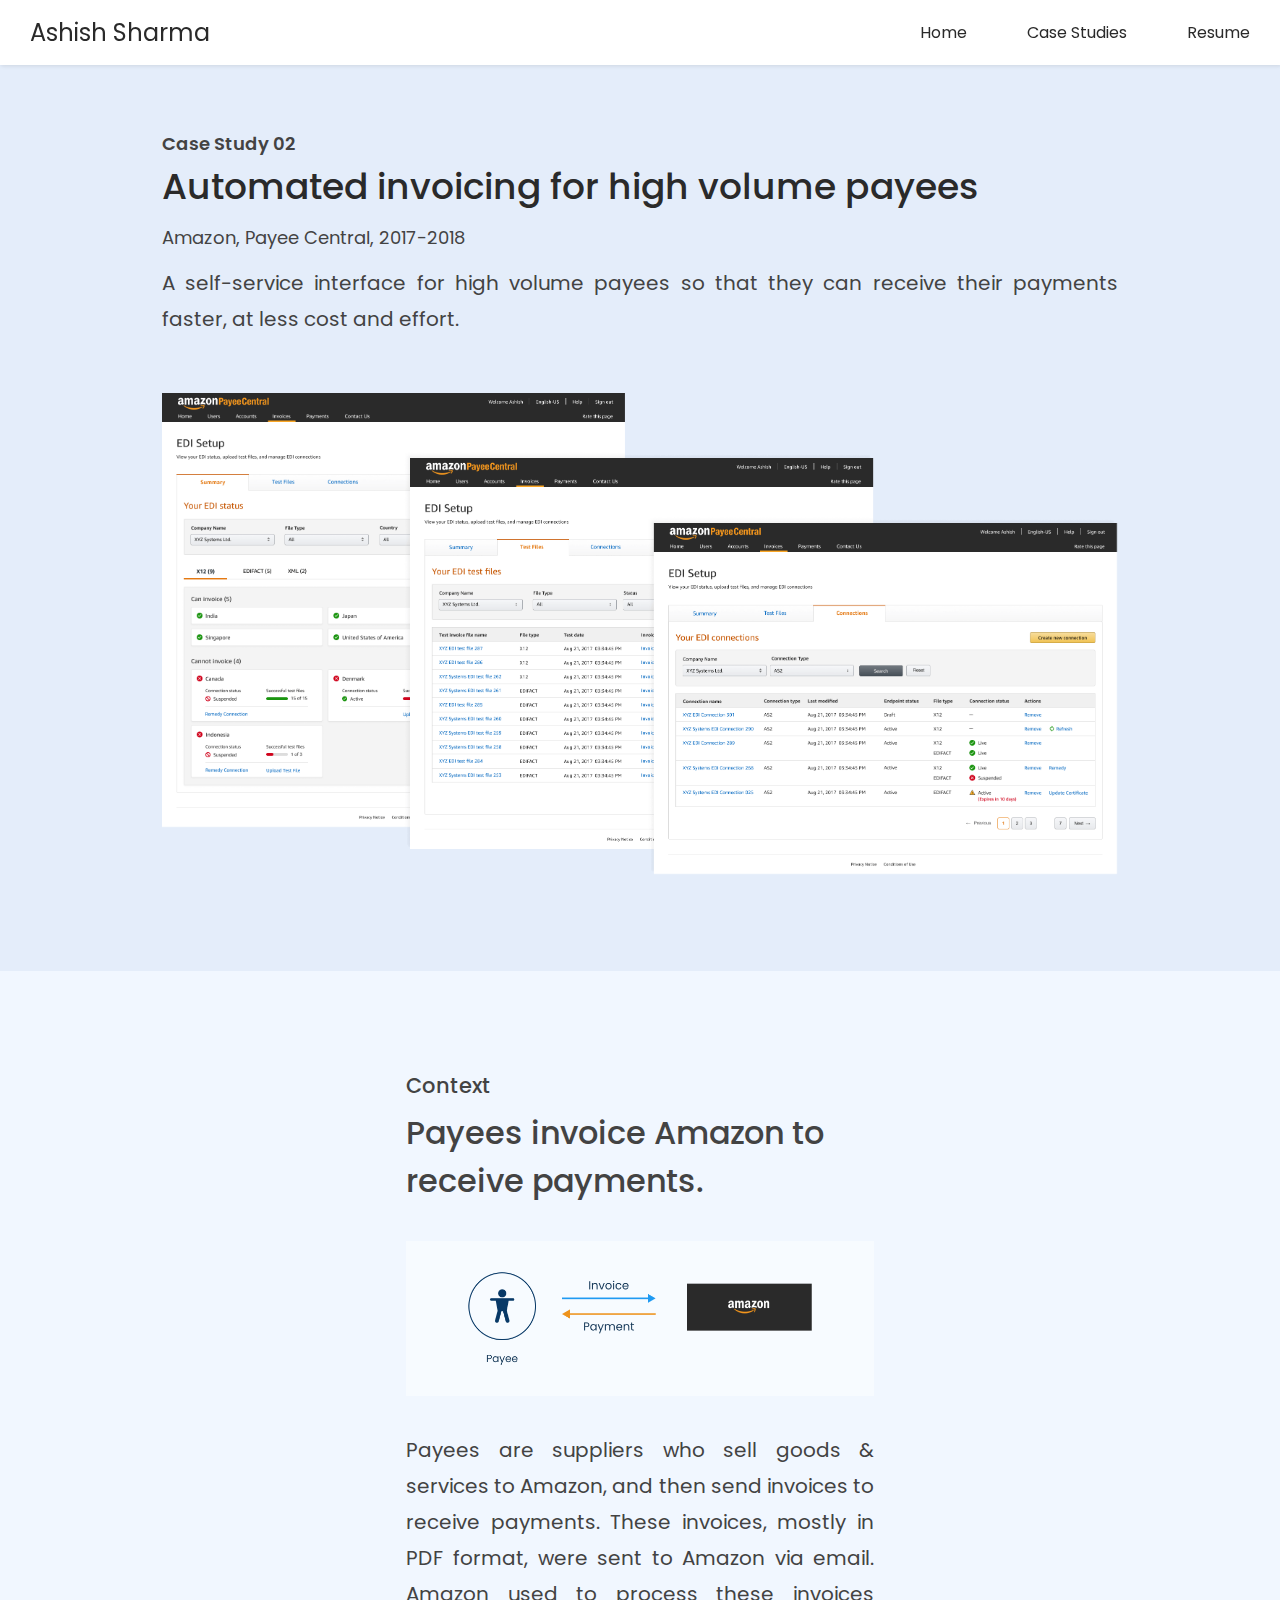
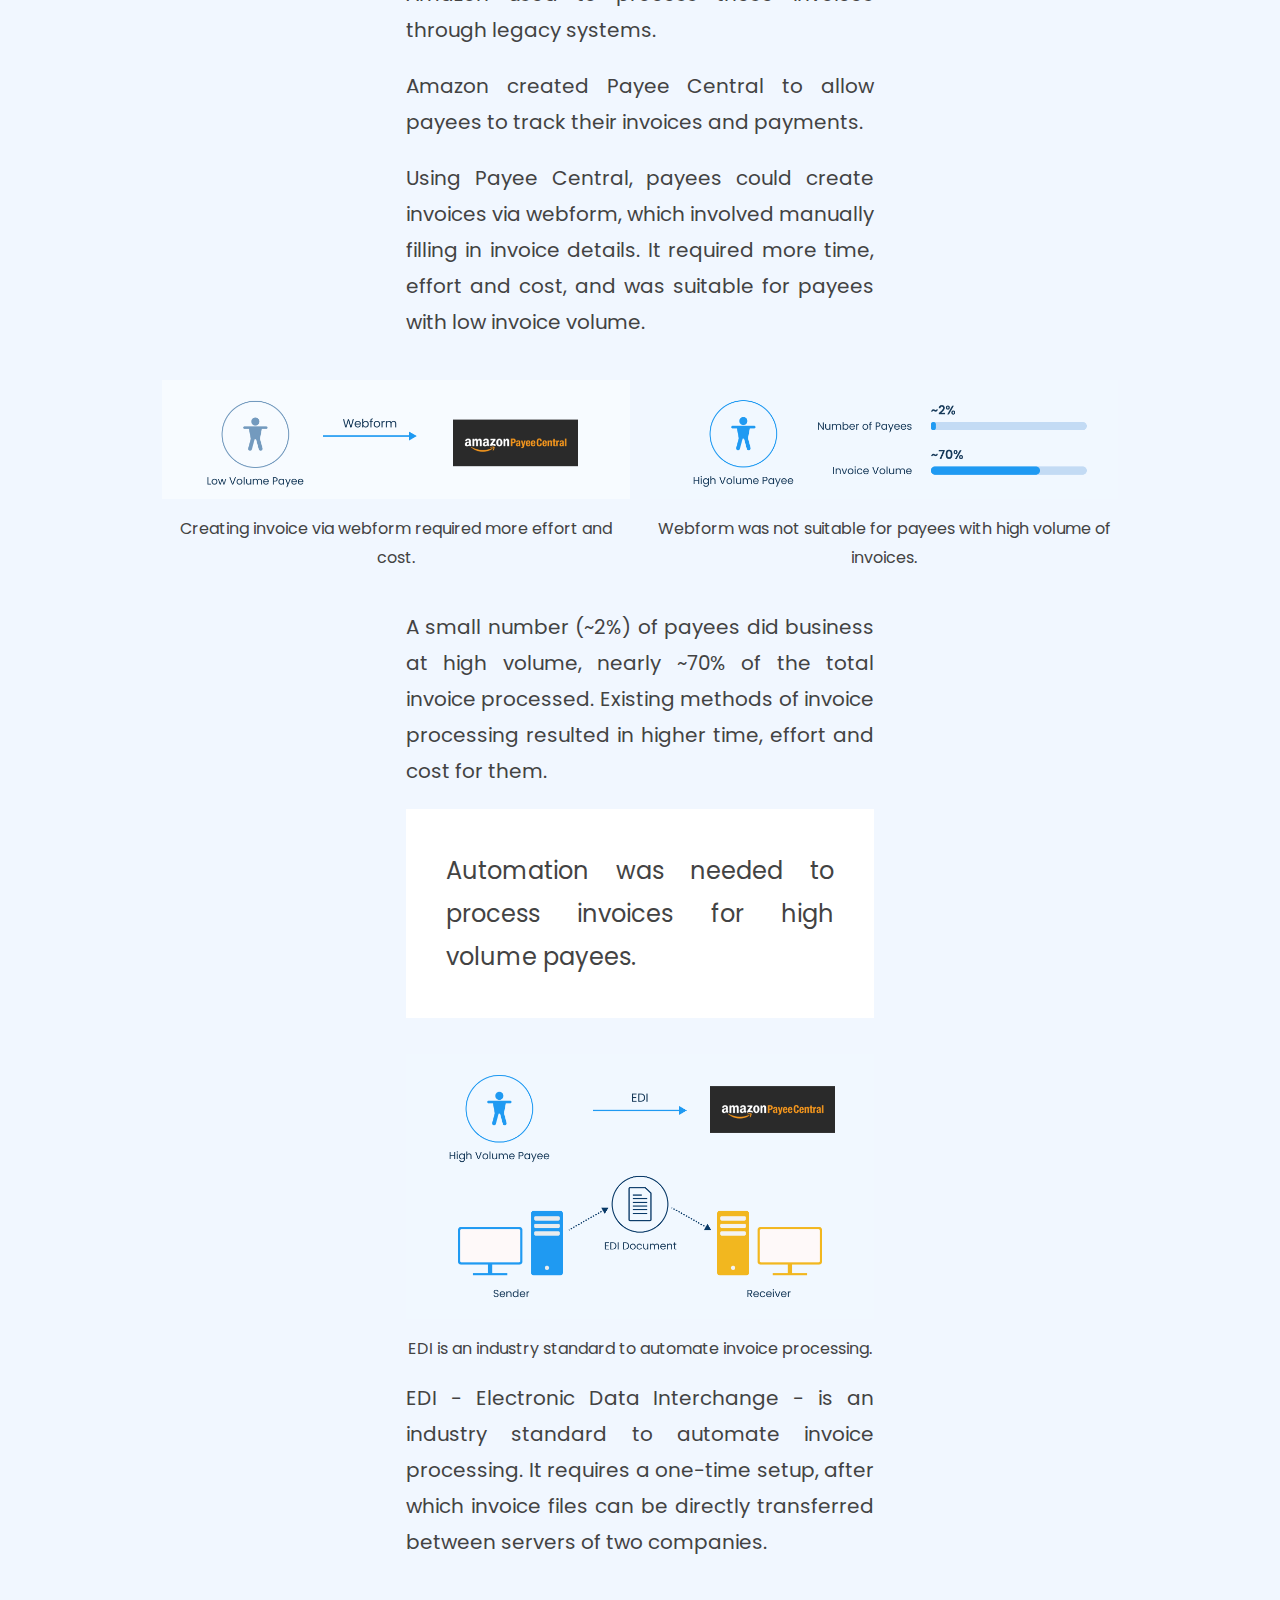
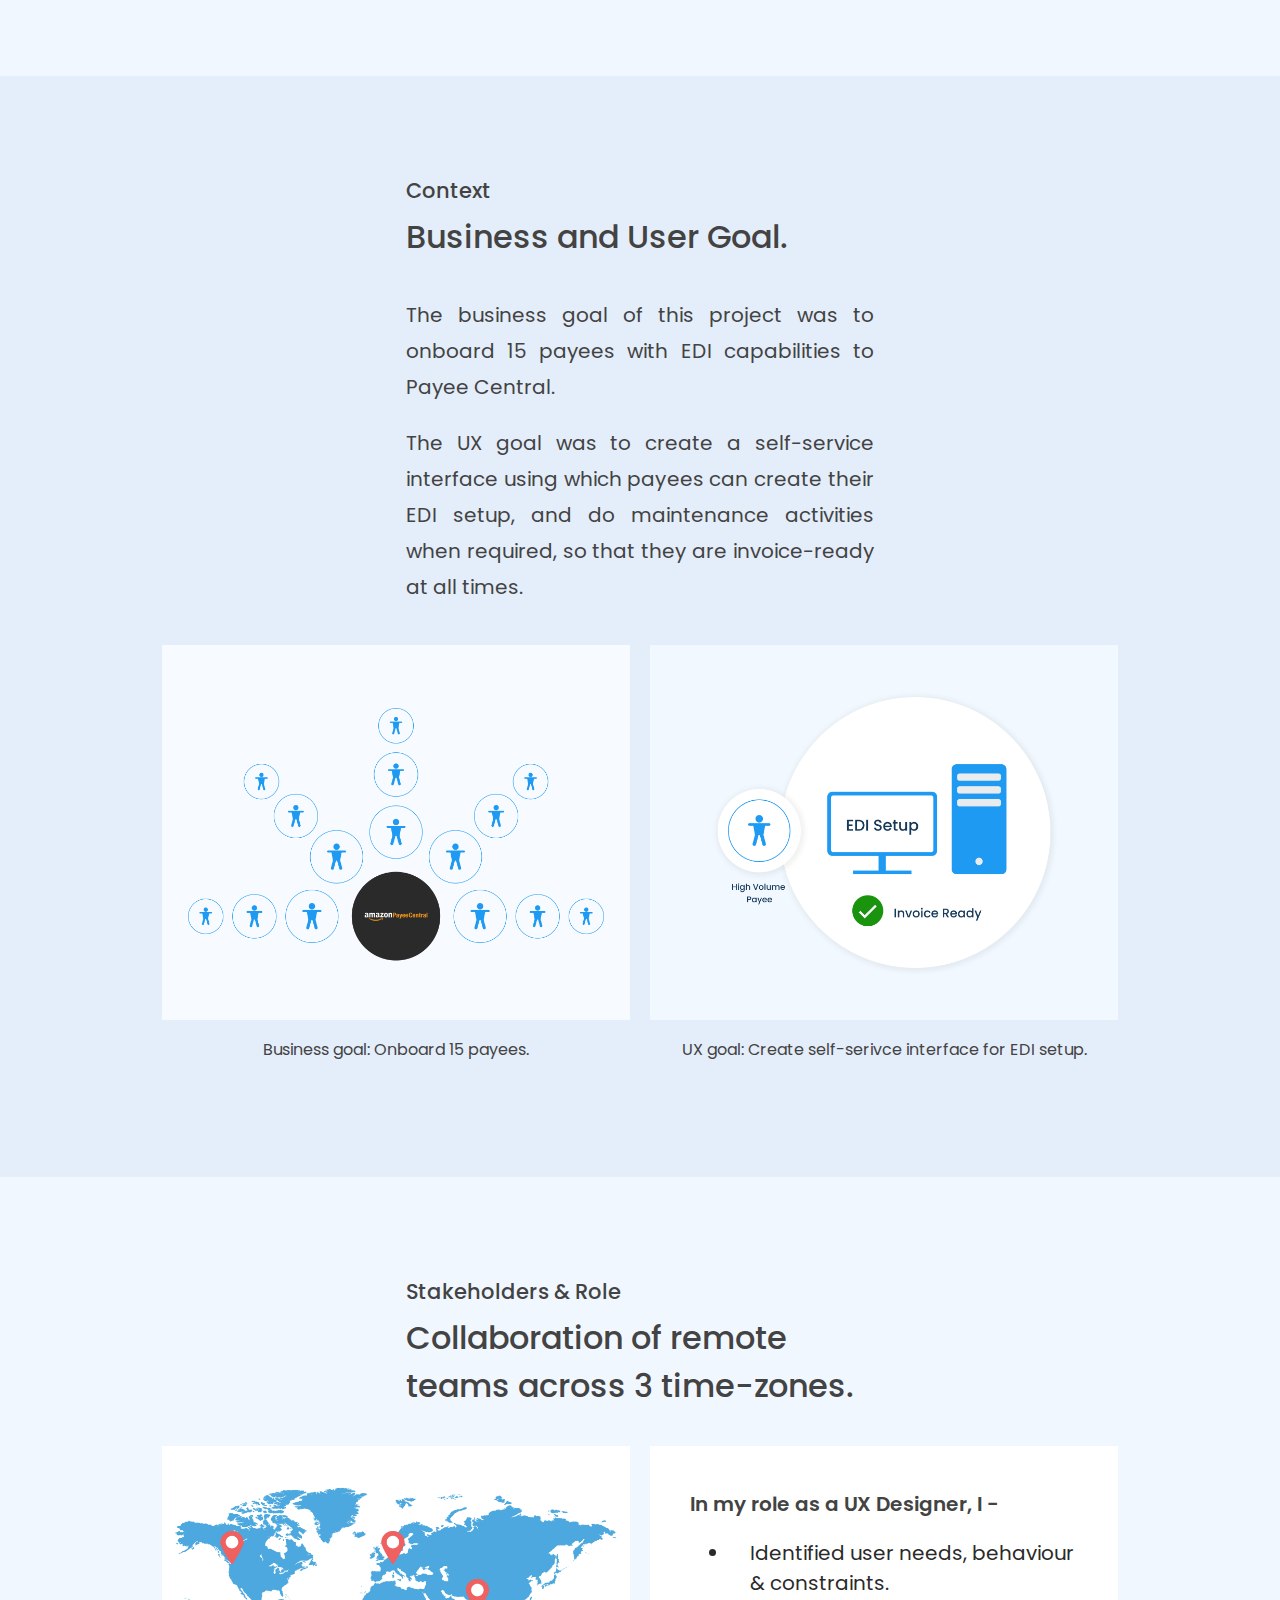
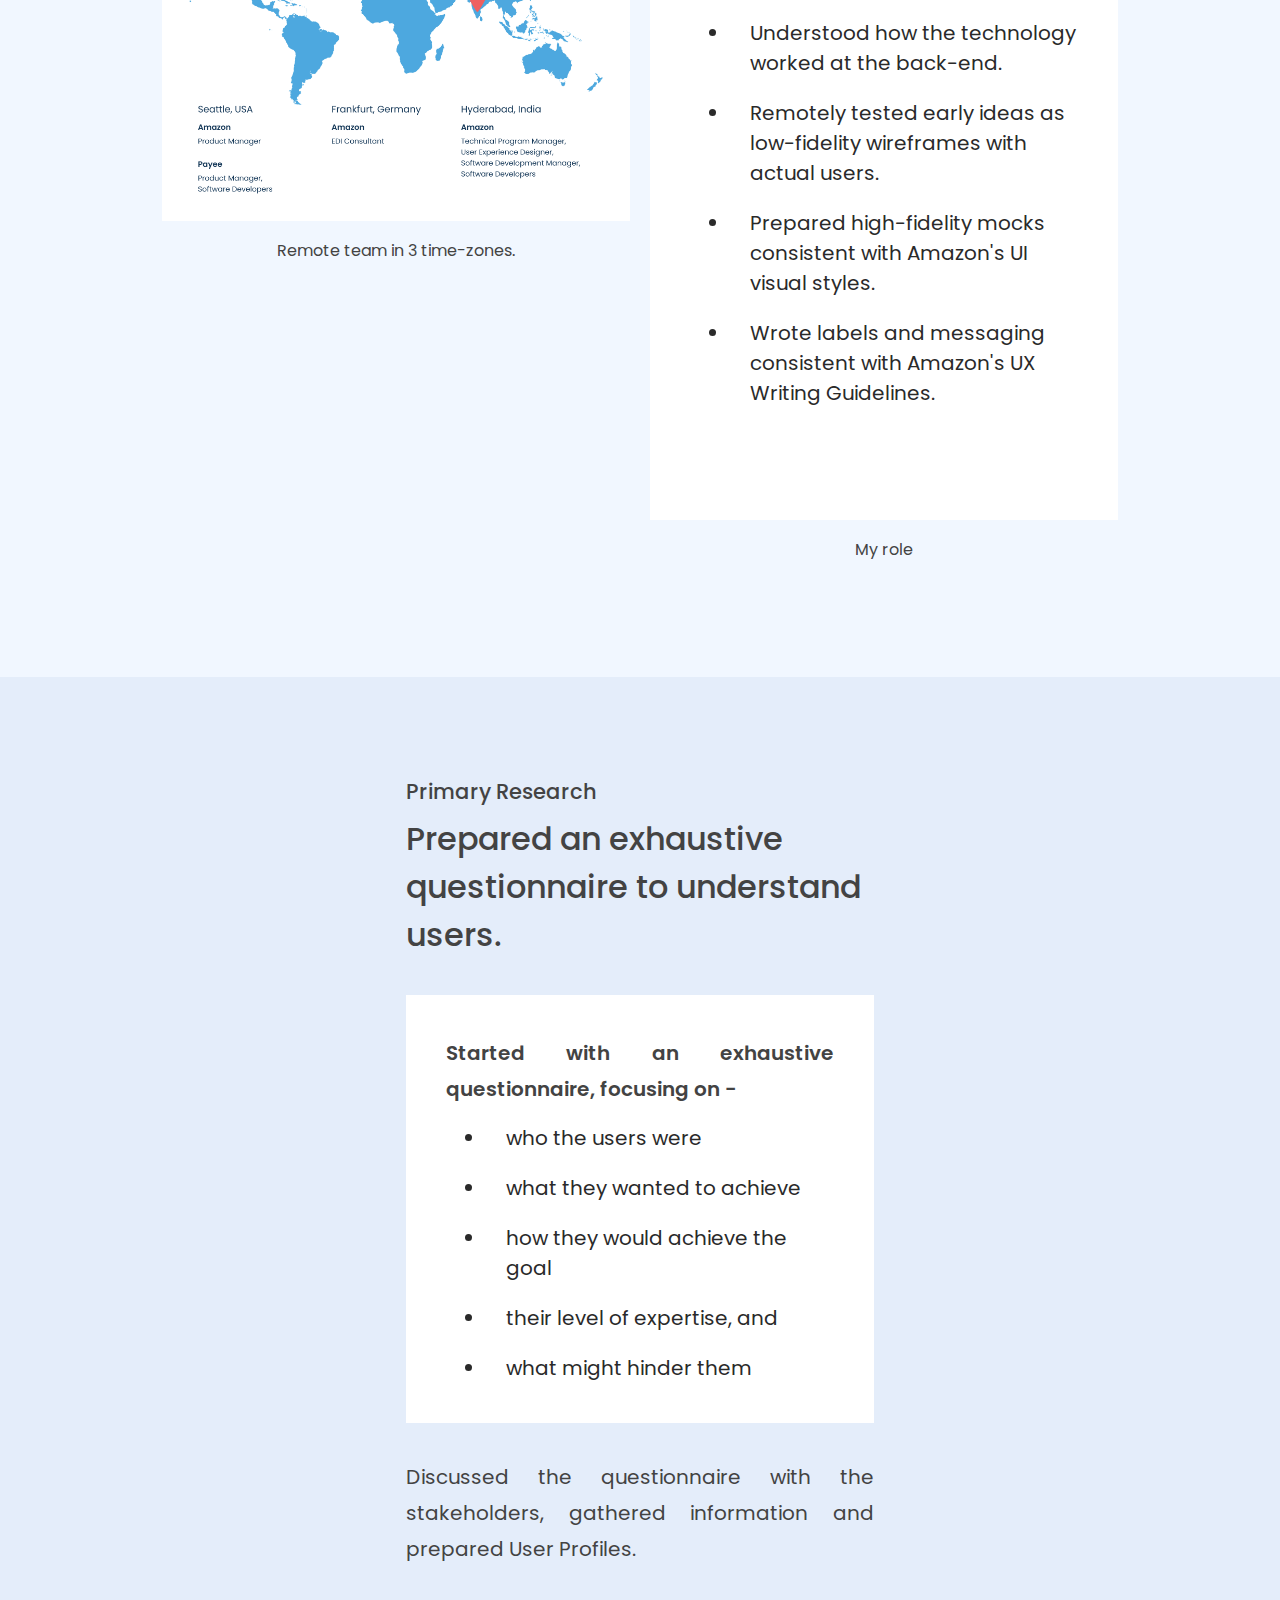
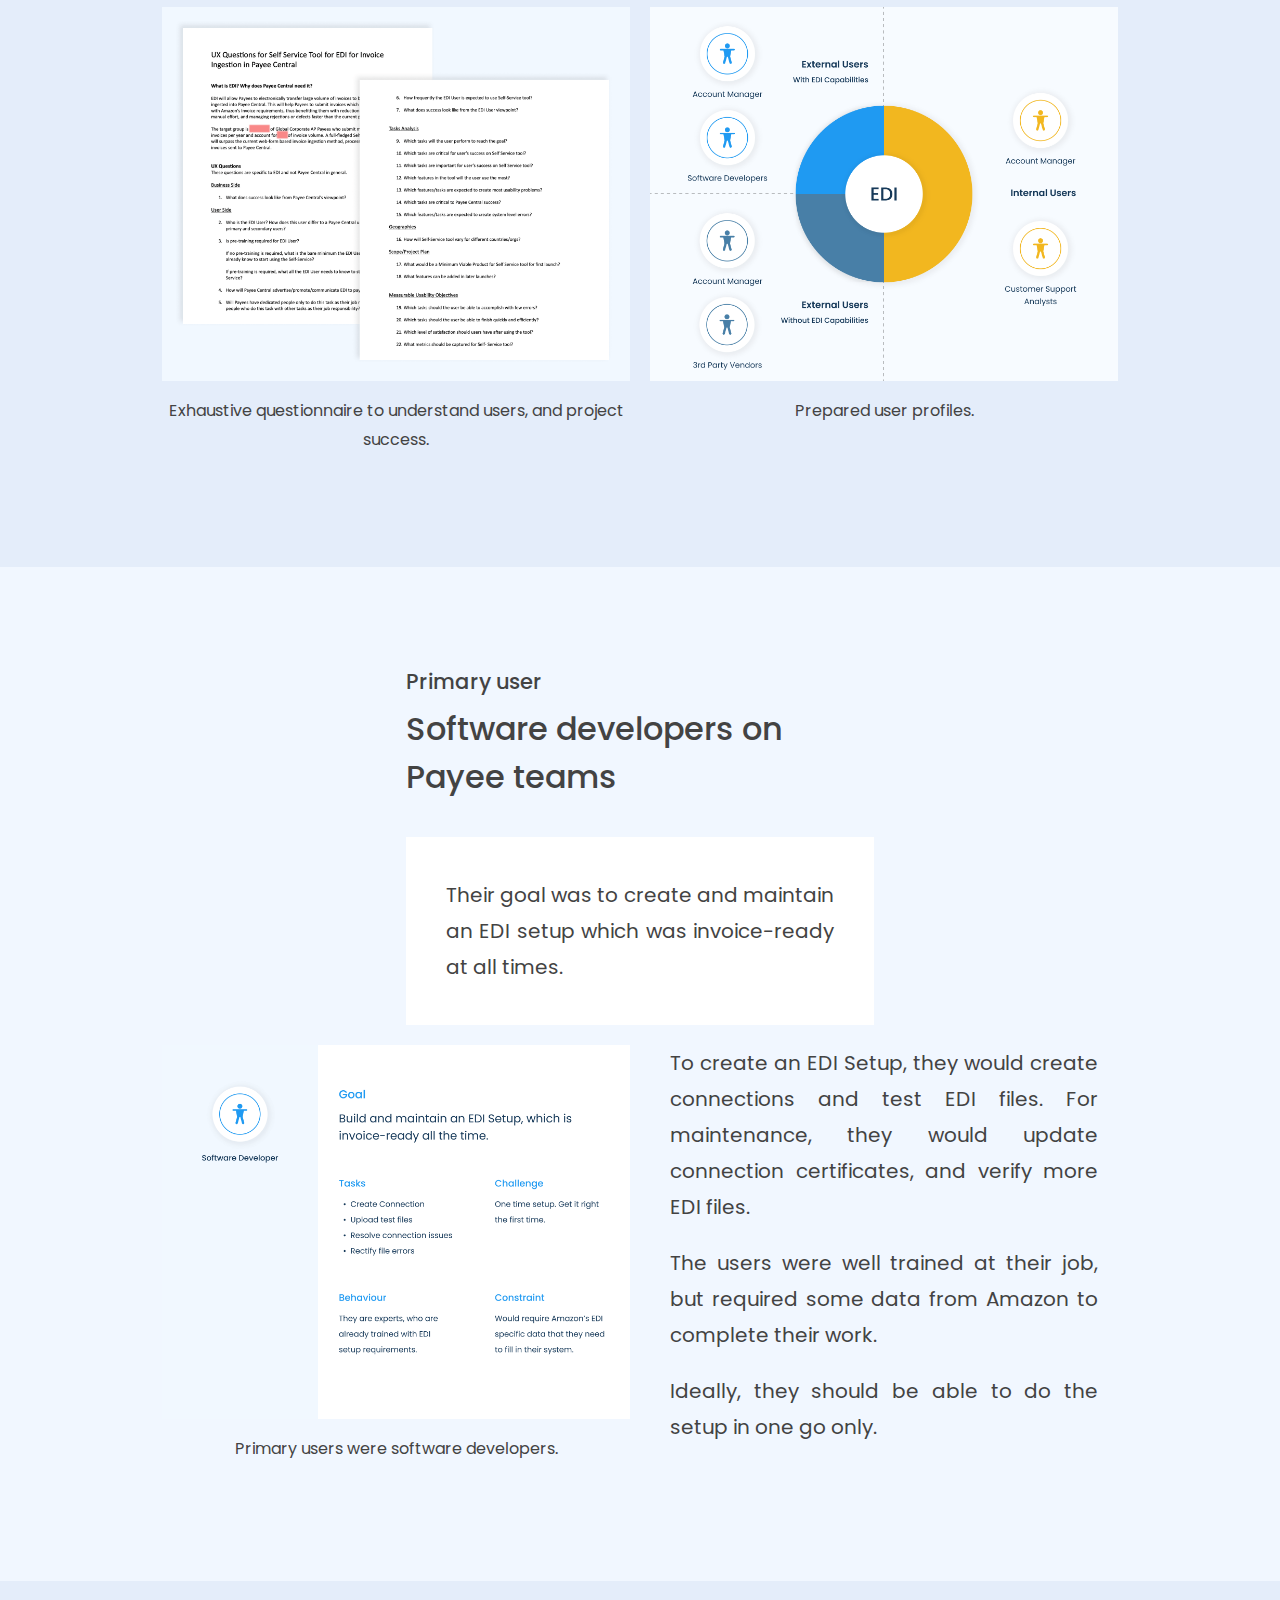
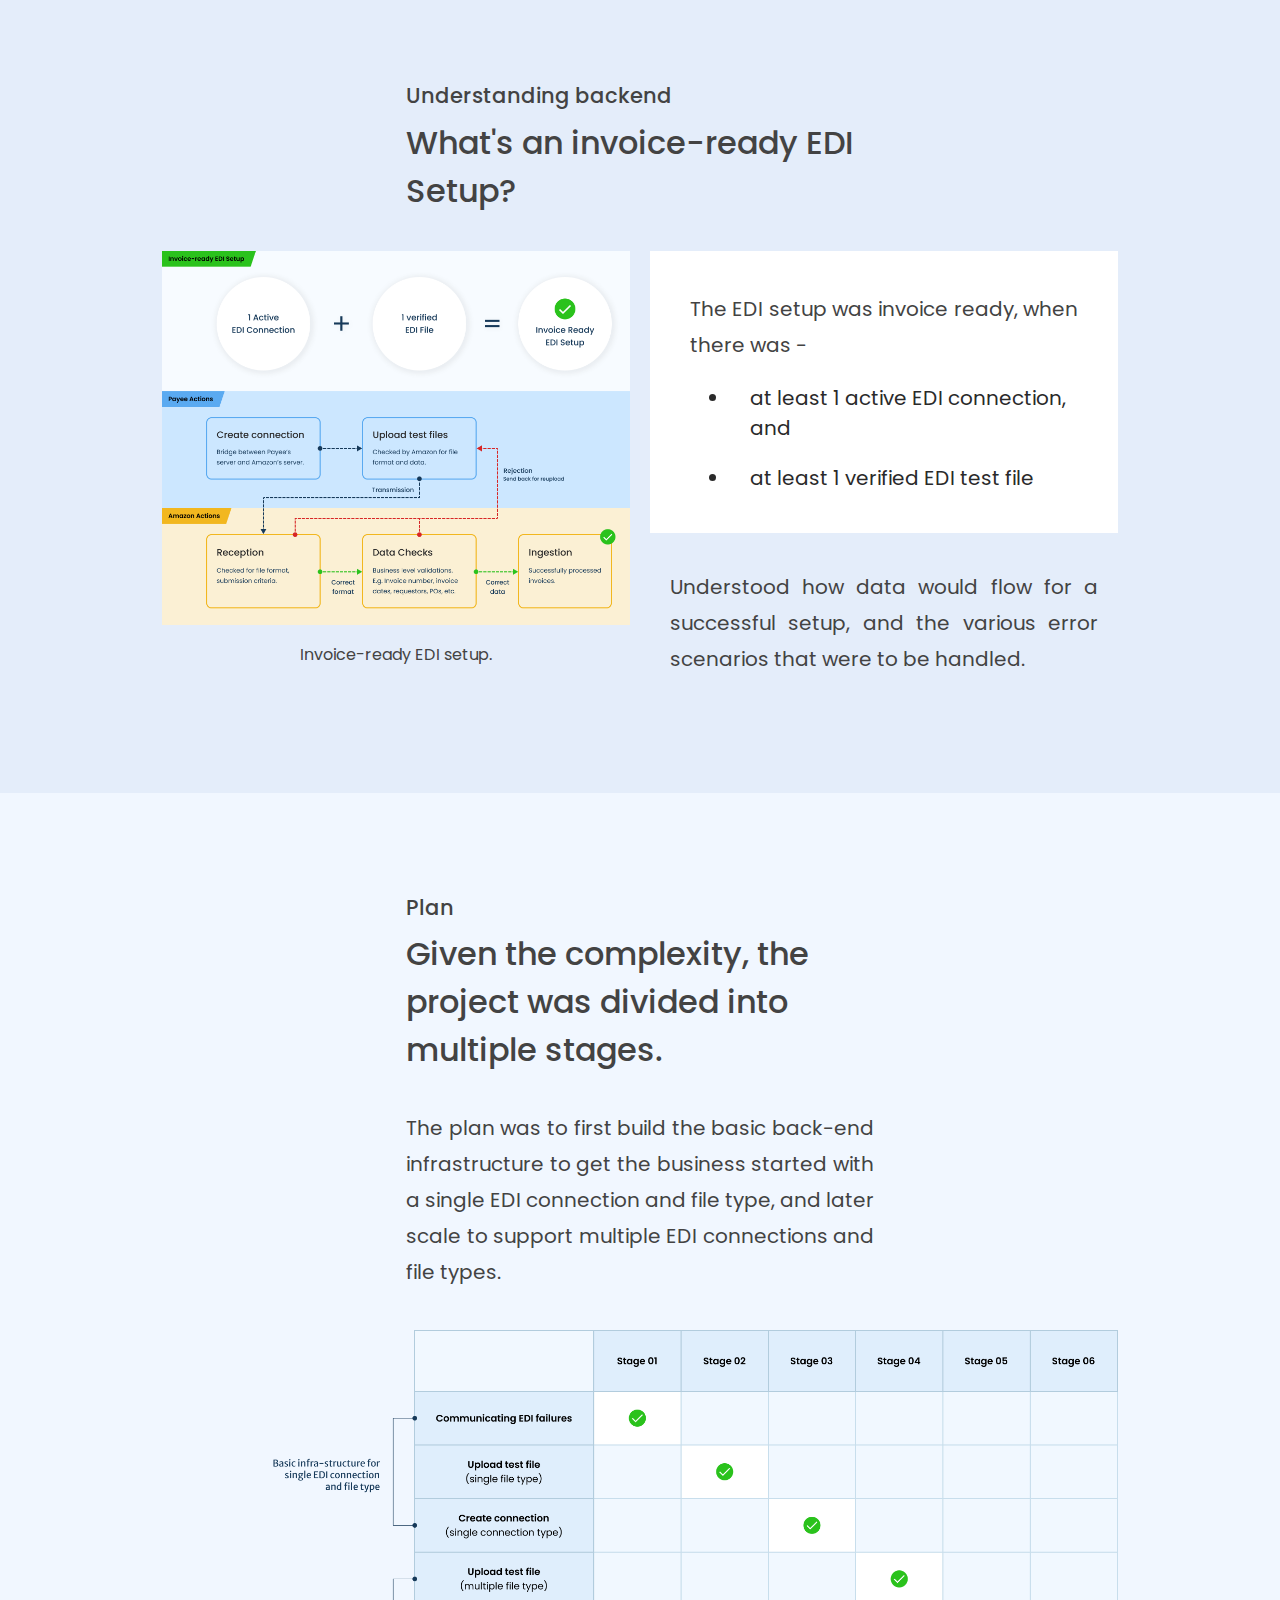
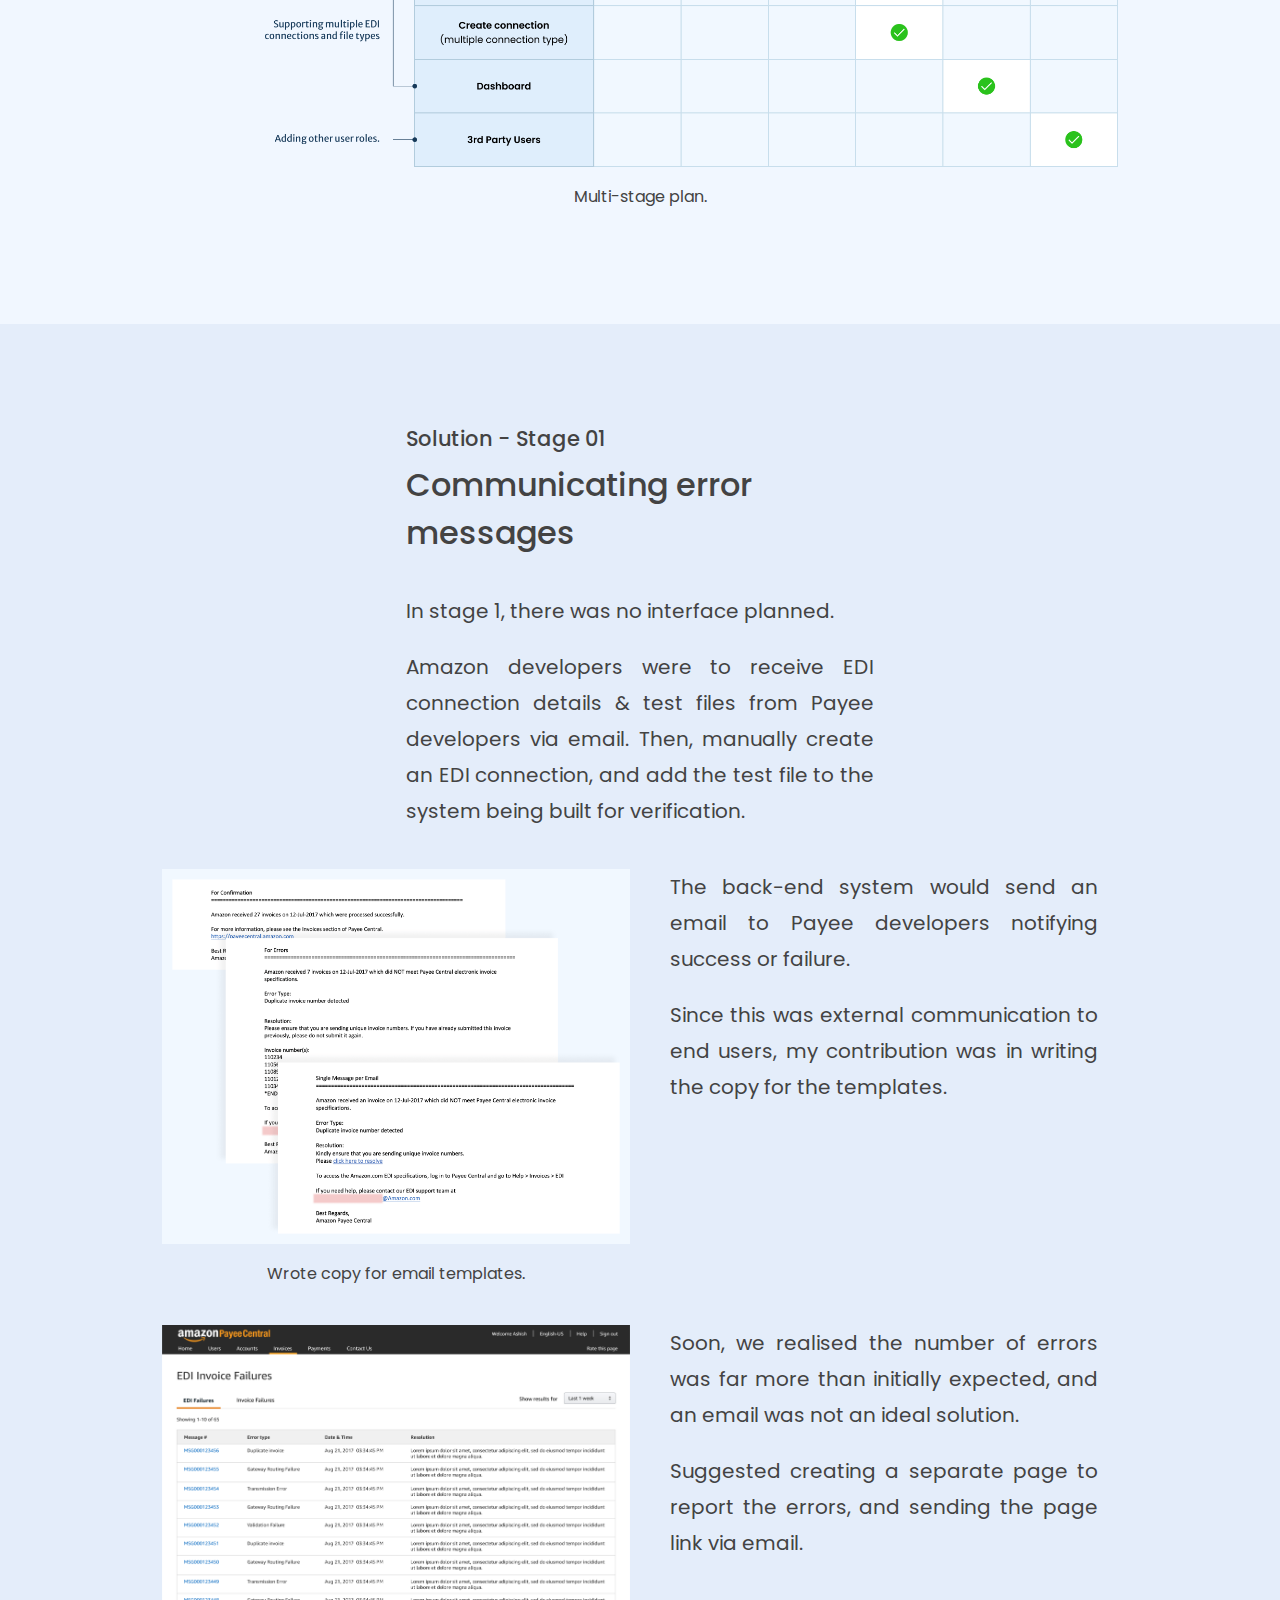
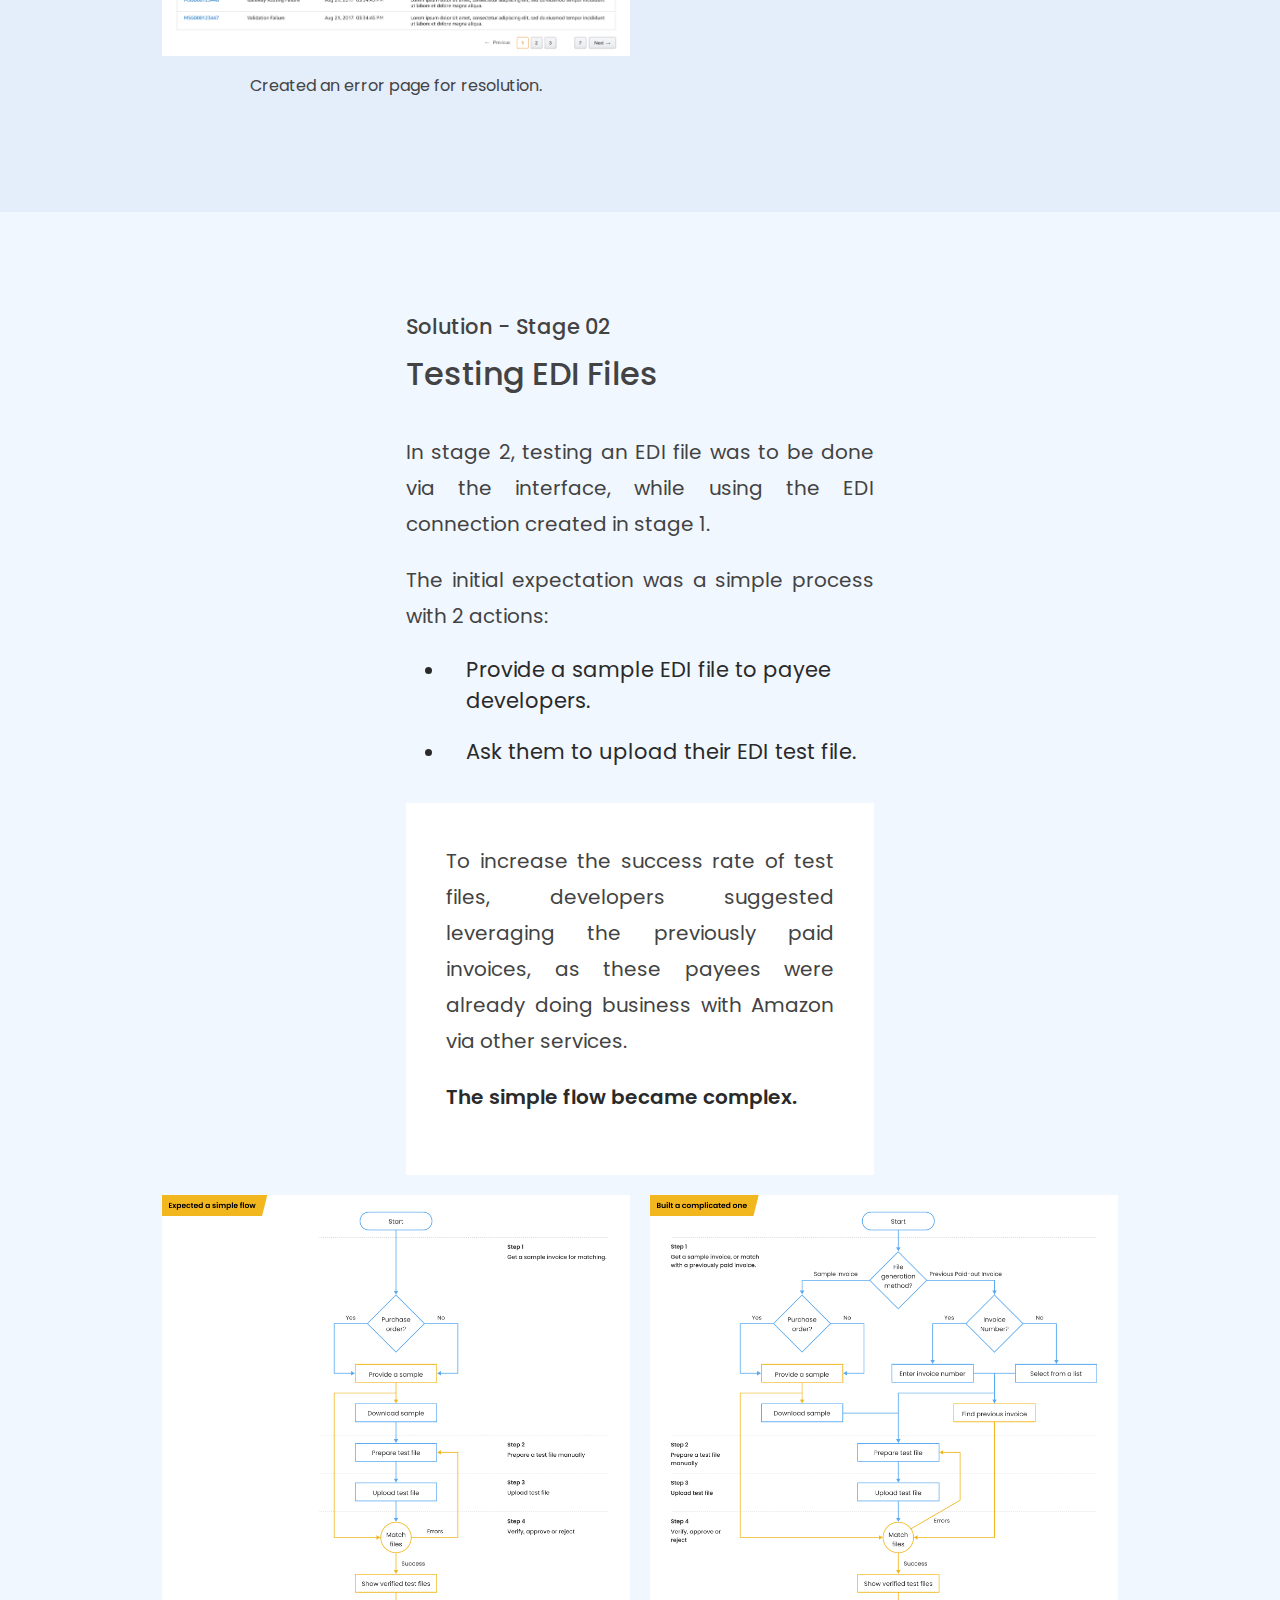
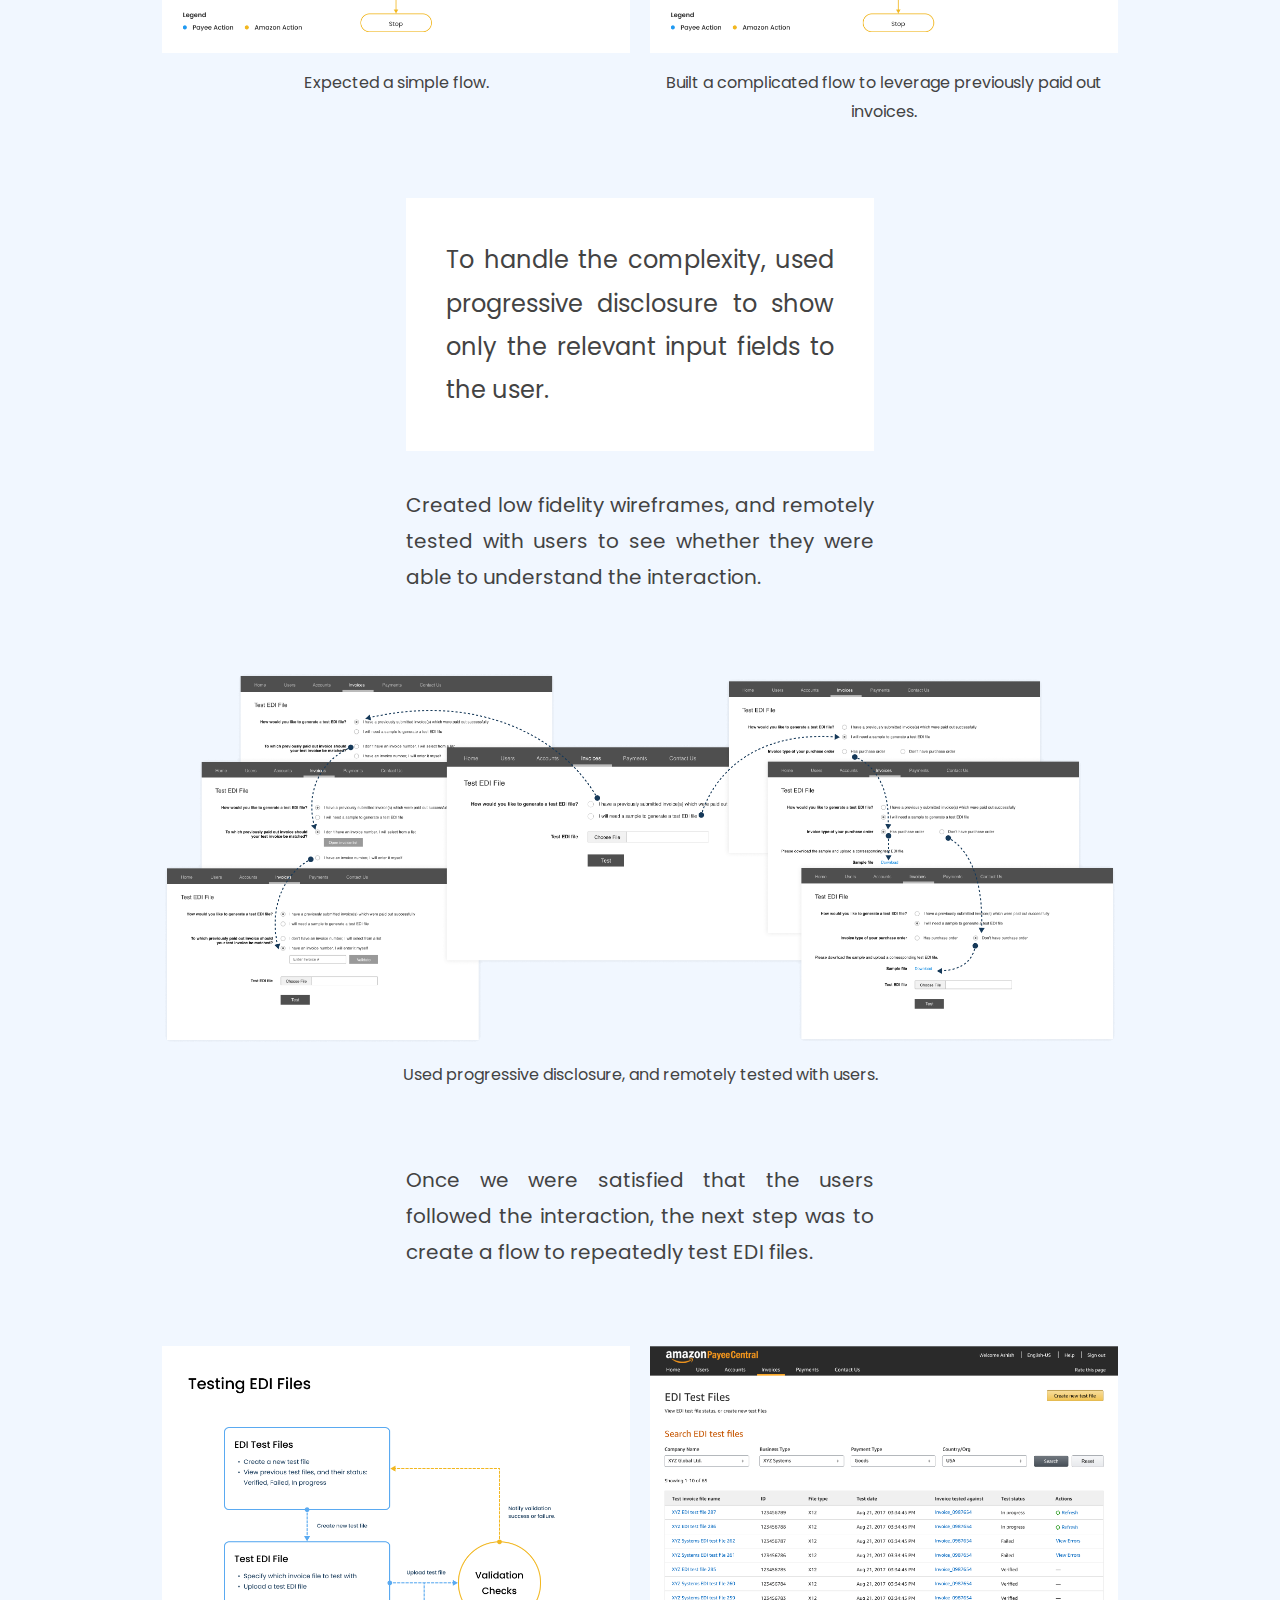
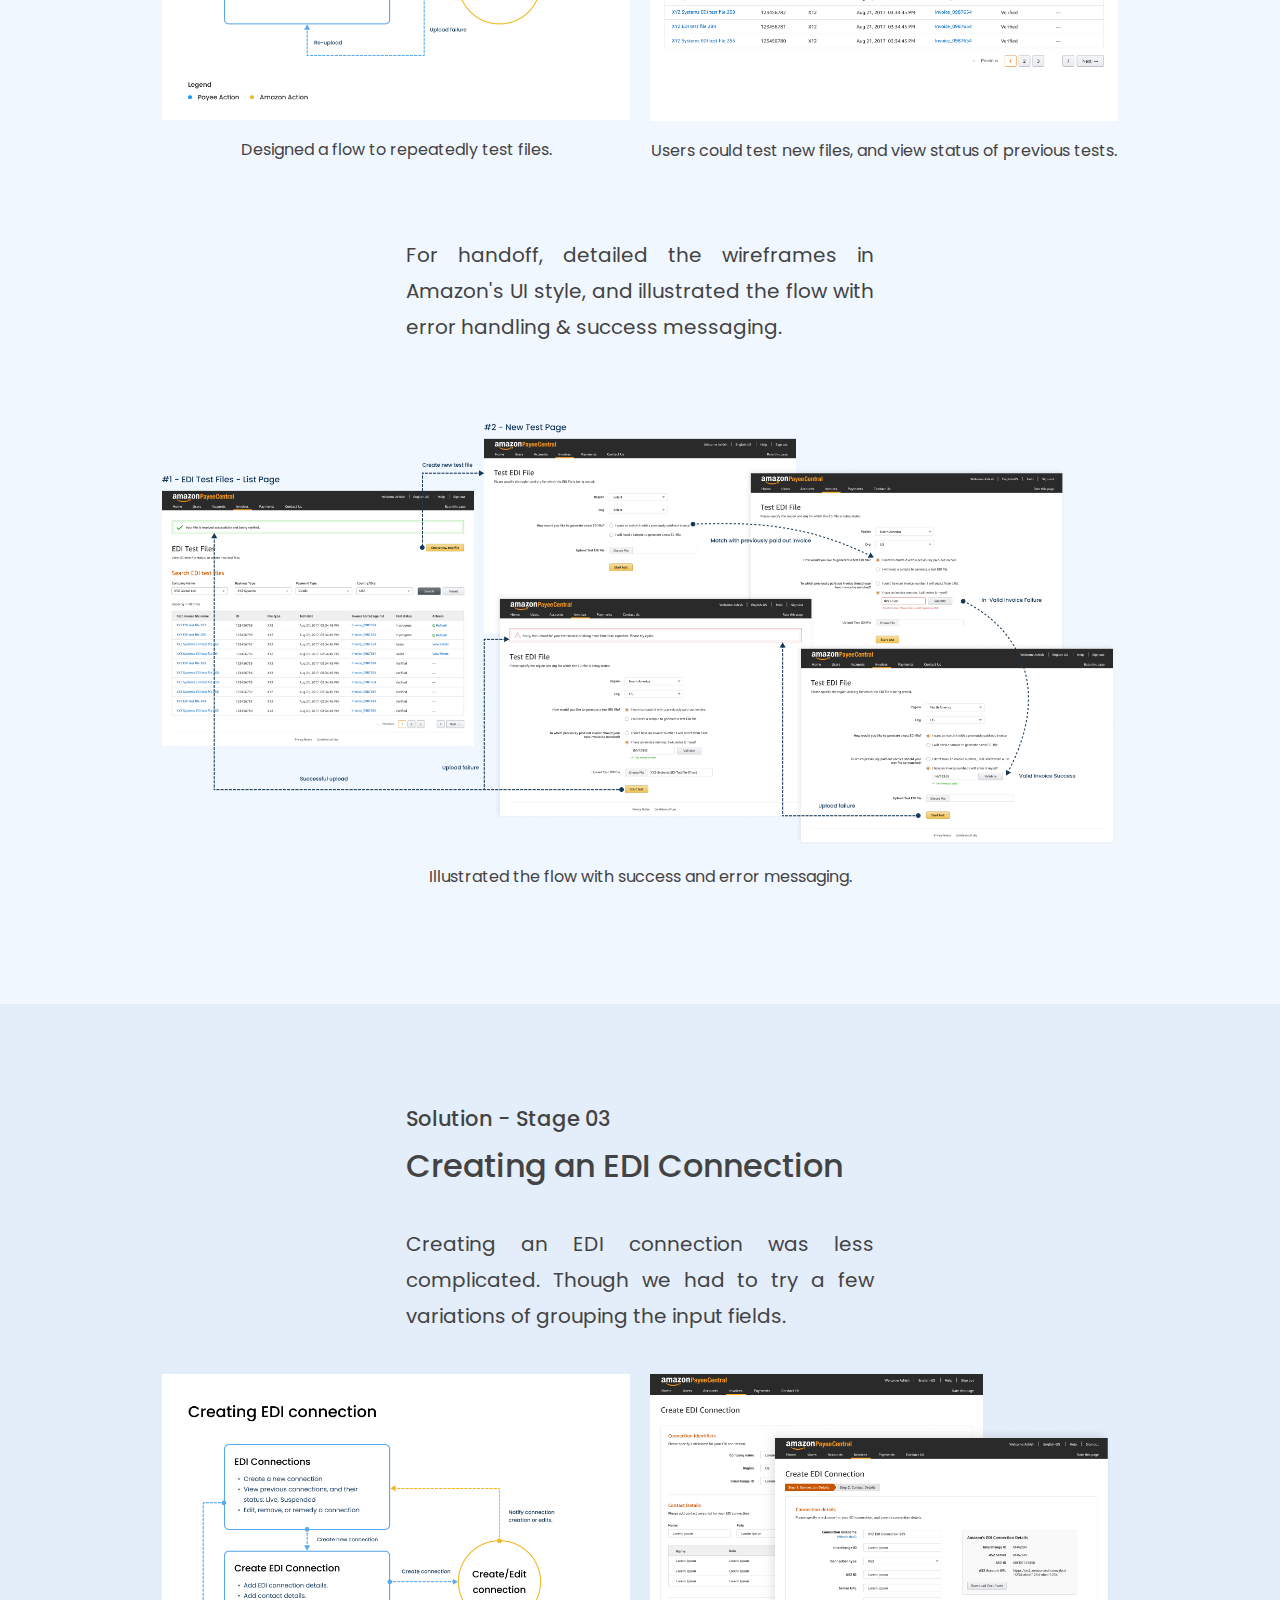
<file: case-study-02.html>
<!DOCTYPE html>

<html>
<head>
<meta http-equiv="Content-Type" content="text/html; charset=windows-1252">
<meta name="viewport" content="width=device-width, initial-scale=1.0">
<link rel="stylesheet" href="https://fonts.googleapis.com/css?family=Poppins|Poppins:400,500,600">
<link rel="stylesheet" href="https://fonts.googleapis.com/css?family=Merriweather|Merriweather:400,500,600">
<link rel="stylesheet" href="style.css">
<title>Ashish Sharma Portfolio</title>
</head>

<body>

  <header class="header">
    <a href="./index.html" class="logo">Ashish Sharma</a>
    <input class="menu-btn" type="checkbox" id="menu-btn" />
    <label class="menu-icon" for="menu-btn"><span class="navicon"></span></label>
    <ul class="menu">
      <li><a href="./index.html">Home</a></li>
      <li><a href="./case-studies.html">Case Studies</a></li>
      <li><a href="./resume.html">Resume</a></li>
    </ul>
  </header>


  <main class="container">


    <div class="content">
      <!-- Grid Starts -->
        <div class="section-grid"> 
          <article class="section-wide">
            <p class="caption thick">Case Study 02</p>
            <h1>Automated invoicing for high volume payees</h1>
            <p class="duration">Amazon, Payee Central, 2017-2018</p>
            <p>A self-service interface for high volume payees so that they can receive their payments faster, at less cost and effort.</p>
            <p class="space"></p>
            <img src="images/Automating-Invoicing/00-Hero.png" width="100%">
          </article>
        </div> <!-- Grid Ends -->
    </div> <!-- Content ends -->


    <div class="content">
      
      <!-- Grid Starts -->
        <div class="section-grid"> 
          <article class="section-center">
            <p class="top-heading">Context</p>
            <h2>Payees invoice Amazon to receive payments.</h2>
          </article>

          <div class="section-center"> 
            <img  src="images/Automating-Invoicing/01-Context-01.png" >
            <p class="space"></p>
            <p>Payees are suppliers who sell goods & services to Amazon, and then send invoices to receive payments. These invoices, mostly in PDF format, were sent to Amazon via email. Amazon used to process these invoices through legacy systems.</p>
            <p>Amazon created Payee Central to allow payees to track their invoices and payments.</p>
            <p>Using Payee Central, payees could create invoices via webform, which involved manually filling in invoice details.
              It required more time, effort and cost, and was suitable for payees with low invoice volume.</p>
          </div>
          
          <div class="section-left">
            <div><img  src="images/Automating-Invoicing/01-Context-02.png" width="100%"></div>
            <p class="small">Creating invoice via webform required more effort and cost.</p>
            
             
          </div>

          <div class="section-right">       
            <div><img  src="images/Automating-Invoicing/01-Context-03.png" width="100%"></div>
            <p class="small">Webform was not suitable for payees with high volume of invoices.</p>
            
            
          </div>
          
           
          
          <div class="section-center">
            <p>A small number (~2%) of payees did business at high volume, nearly ~70% of the total invoice processed. Existing methods of invoice processing resulted in higher time, effort and cost for them.</p> 
            <p class="highlight">Automation was needed to process invoices for high volume payees.</p>
            <p class="space"></p>
            <img  src="images/Automating-Invoicing/01-Context-04.png" width="100%">
            <p class="small">EDI is an industry standard to automate invoice processing.</p>
            <p>EDI - Electronic Data Interchange - is an industry standard to automate invoice processing. It requires a one-time setup, after which invoice files can be directly transferred between servers of two companies.</p>
          </div>

        </div> <!-- Grid Ends -->

    </div> <!-- Content ends -->


    

    <div class="content">
    
      <!-- Grid Starts -->
        <div class="section-grid"> 
         <article class="section-center">
            <p class="top-heading">Context</p>
            <h2>Business and User Goal.</h2>
          </article>
        

          <div class="section-center"> 
            <p>The business goal of this project was to onboard 15 payees with EDI capabilities to Payee Central.</p>
            <p>The UX goal was to create a self-service interface using which payees can create their EDI setup, and do maintenance activities when required, so that they are invoice-ready at all times.</p>
          </div>
          <div class="section-left">
            <img  src="images/Automating-Invoicing/02-1-Business-Goals.png" width="100%">
            <p class="small">Business goal: Onboard 15 payees.</p>
          </div>
          <div class="section-right">
            <img  src="images/Automating-Invoicing/02-2-UX-Goals.png" width="100%">
            <p class="small">UX goal: Create self-serivce interface for EDI setup.</p>
          </div>
          
      </div> <!-- Grid Ends -->

    </div> <!-- Content ends -->


    <div class="content">

      <!-- Grid Starts -->
      <div class="section-grid"> 
        <article class="section-center">
          <p class="top-heading">Stakeholders & Role</p>
          <h2>Collaboration of remote teams across 3 time-zones.</h2>
        </article>
       
          <div class="section-left">
            <img  src="images/Automating-Invoicing/03-Stakeholders-Role.png" >
            <p class="small">Remote team in 3 time-zones.</p>
          </div>     
          
          <article class="section-right"> 

            <div class="highlight highlight-first">
              <p class="thick">In my role as a UX Designer, I -</p>
              <ul class="bullet-items">
                <li>Identified user needs, behaviour & constraints.</li>
                <li>Understood how the technology worked at the back-end.</li>
                <li>Remotely tested early ideas as low-fidelity wireframes with actual users.</li>
                <li>Prepared high-fidelity mocks consistent with Amazon's UI visual styles.</li>
                <li>Wrote labels and messaging consistent with Amazon's UX Writing Guidelines.</li>
              </ul>
              <p class="space"></p>
              <p class="space"></p>
            </div>
            <p class="small">My role</p>
          </article>
 
      </div><!-- Grid Ends -->
      </div><!-- Content ends -->



      <div class="content">
        <!-- Grid Starts -->
        <div class="section-grid"> 
          <article class="section-center">
            <p class="top-heading">Primary Research</p>
            <h2>Prepared an exhaustive questionnaire to understand users.</h2>
          </article>
         
          <div class="section-center"> 
            <div class="highlight highlight-first">
              <p class="thick">Started with an exhaustive questionnaire, focusing on -</p>
              <ul class="bullet-items">
                <li>who the users were</li>
                <li>what they wanted to achieve</li>
                <li>how they would achieve the goal</li>
                <li>their level of expertise, and</li>
                <li>what might hinder them</li>
                </ul>
            </div>
            <p class="space"></p>
            <p>Discussed the questionnaire with the stakeholders, gathered information and prepared User Profiles.</p>
          </div>
            <div class="section-left">
              <img src="images/Automating-Invoicing/04-1-Questionnaire.png" width="100%">
              <p class="small">Exhaustive questionnaire to understand users, and project success.</p>
            </div>     
            <div class="section-right">
              <img src="images/Automating-Invoicing/04-2-Users.png" width="100%">
              <p class="small">Prepared user profiles.</p>
            </div>  
        </div><!-- Grid Ends -->
      </div><!-- Content ends -->
  



      <div class="content">
        <!-- Grid Starts -->
        <div class="section-grid"> 
          <article class="section-center">
            <p class="top-heading">Primary user</p>
            <h2>Software developers on Payee teams</h2>
          </article>
         
          <div class="section-center"> 
            <p class="highlight highlight-first">Their goal was to create and maintain an EDI setup which was invoice-ready at all times.
            </p>
          </div>

          <div class="section-left">
              <img src="images/Automating-Invoicing/05-1-Primary-User.png" width="100%">
              <p class="small">Primary users were software developers.</p>
          </div>     
          <div class="section-right block">
            <p>To create an EDI Setup, they would create connections and test EDI files. For maintenance, they would update connection certificates, and verify more EDI files.
            </p>
            <p>The users were well trained at their job, but required some data from Amazon to complete their work.
            </p>
            <p>Ideally, they should be able to do the setup in one go only.
            </p>
          </div>  
        </div><!-- Grid Ends -->
      </div><!-- Content ends -->
  
      <div class="content">
        <!-- Grid Starts -->
        <div class="section-grid"> 
          <article class="section-center">
            <p class="top-heading">Understanding backend</p>
            <h2>What's an invoice-ready EDI Setup?</h2>
          </article>
         
          <div class="section-left">
            <img src="images/Automating-Invoicing/05-2-Invoice-Readiness.png" width="100%">
            <p class="small">Invoice-ready EDI setup.</p>
          </div>  

          <div class="section-right"> 
            <div class="highlight highlight-first">
              <p >The EDI setup was invoice ready, when there was - 
              </p>
              <ul class="bullet-items">
              <li>at least 1 active EDI connection, and</li>
              <li>at least 1 verified EDI test file</li>
              </ul>
            </div>

          <div>
            <p class="space"></p>
            <p class="block">Understood how data would flow for a successful setup, and the various error scenarios that were to be handled.</p></div>
        </div>
               
        </div><!-- Grid Ends -->
      </div><!-- Content ends -->

      <div class="content">
        <!-- Grid Starts -->
        <div class="section-grid"> 
          <article class="section-center">
            <p class="top-heading">Plan</p>
            <h2>Given the complexity, the project was divided into multiple stages.</h2>
          </article>
         
          <div class="section-center"> 
            <p>The plan was to first build the basic back-end infrastructure to get the business started with a single EDI connection and file type, and later scale to support multiple EDI connections and file types.
            </p>
          </div>
          <div class="section-wide">
            <img src="images/Automating-Invoicing/06-Plan.png" width="100%">
            <p class="small">Multi-stage plan.</p>
          </div>  
        </div><!-- Grid Ends -->
      </div><!-- Content ends -->


      <div class="content">
        <!-- Grid Starts -->
        <div class="section-grid"> 
          <article class="section-center">
            <p class="top-heading">Solution - Stage 01</p>
            <h2>Communicating error messages</h2>
          </article>
         
          <div class="section-center"> 
            <article>
              <p>In stage 1, there was no interface planned.</p>
              <p>Amazon developers were to receive EDI connection details & test files from Payee developers via email. Then, manually create an EDI connection, and add the test file to the system being built for verification.</p>
            </article>
          </div>

          <div class="section-left">
            <img src="images/Automating-Invoicing/07-1-Email-Templates.png" width="100%">
            <p class="small">Wrote copy for email templates.</p>
          </div> 

          <div class="section-right"> 
            <article class="block">
              <p>The back-end system would send an email to Payee developers notifying success or failure.</p>
              <p>Since this was external communication to end users, my contribution was in writing the copy for the templates.</p>
            </article>
          </div>


          <div class="section-left">
            <img src="images/Automating-Invoicing/07-2-Errors-Page.png" width="100%">
            <p class="small">Created an error page for resolution.</p>
          </div> 

          <div class="section-right"> 
            <article class="block">
              <p>Soon, we realised the number of errors was far more than initially expected, and an email was not an ideal solution.</p>
              <p>Suggested creating a separate page to report the errors, and sending the page link via email.</p>
            </article>
          </div>
 
        </div><!-- Grid Ends -->
      </div><!-- Content ends -->


      <div class="content">
        <!-- Grid Starts -->
        <div class="section-grid"> 
          <article class="section-center">
            <p class="top-heading">Solution - Stage 02</p>
            <h2>Testing EDI Files</h2>
          </article>
         
          <div class="section-center"> 
            <article>
              <p>In stage 2, testing an EDI file was to be done via the interface, while using the EDI connection created in stage 1.</p>
              <p>The initial expectation was a simple process with 2 actions:</p>
              <ul class="bullet-items">
                <li>Provide a sample EDI file to payee developers.</li>
                <li>Ask them to upload their EDI test file.</li>
                </ul>
              <p class="space"></p>
              <div class="highlight">
                <p>To increase the success rate of test files, developers suggested leveraging the previously paid invoices, as these payees were already doing business with Amazon via other services.</p>
                <p><span style="font-weight:600;">The simple flow became complex.</span></p>
              </div>
            </article>
          </div>


          <div class="section-left">
            <img src="images/Automating-Invoicing/08-1-Flow.png" width="100%">
            <p class="small">Expected a simple flow.</p>
          </div> 
          <div class="section-right">
            <img src="images/Automating-Invoicing/08-2-Flow.png" width="100%">
            <p class="small">Built a complicated flow to leverage previously paid out invoices.</p>
          </div> 


          <article class="section-center">
            <p class="space"></p>
            <p class="highlight">To handle the complexity, used progressive disclosure to show only the relevant input fields to the user.</p>
            <p class="space"></p>
            <p>Created low fidelity wireframes, and remotely tested with users to see whether they were able to understand the interaction.</p>
            <p class="space"></p>
          </article>

          <div class="section-wide">
            <a href="images/Automating-Invoicing/09-Progressive-Disclosure.png"><img src="images/Automating-Invoicing/09-Progressive-Disclosure.png"></a>
            
            <p class="small">Used progressive disclosure, and remotely tested with users.</p>
          </div>
    
          <article class="section-center">
            <p class="space"></p>
            <p>Once we were satisfied that the users followed the interaction, the next step was to create a flow to repeatedly test EDI files.</p>
            <p class="space"></p>
          </article>
          <div class="section-left">
            <img src="images/Automating-Invoicing/10-1-Testing-Repeatedly.png">
            <p class="small">Designed a flow to repeatedly test files.</p>
          </div>
          <div class="section-right">
            <img src="images/Automating-Invoicing/10-2-Test-Files.png">
            <p class="small">Users could test new files, and view status of previous tests.</p>
          </div>
          
          <article class="section-center">
            <p class="space"></p>
            <p>For handoff, detailed the wireframes in Amazon's UI style, and illustrated the flow with error handling & success messaging.</p>
            <p class="space"></p>
          </article>
          <div class="section-wide">
            <a><img src="images/Automating-Invoicing/11-Testing EDI Files - Complete Flow.png"></a>
            
            <p class="small">Illustrated the flow with success and error messaging.</p>
          </div>
        </div><!-- Grid Ends -->
      </div><!-- Content ends -->


      <div class="content">
        <!-- Grid Starts -->
        <div class="section-grid"> 
          <article class="section-center">
            <p class="top-heading">Solution - Stage 03</p>
            <h2>Creating an EDI Connection</h2>
          </article>
         
          <div class="section-center"> 
            <article>
              <p>Creating an EDI connection was less complicated. Though we had to try a few variations of grouping the input fields.</p>
            </article>
          </div>


          <div class="section-left">
            <img src="images/Automating-Invoicing/12-1-Creating-Connections-Flow.png" width="100%">
            <p class="small">Creating an EDI connection was easier.</p>
            <p class="space"></p>
          </div> 

          <div class="section-right">
            <img src="images/Automating-Invoicing/12-2-Grouping-Variations.png" width="100%">
            <p class="small">Used a wizard to help users focus on the specific section of the process.</p>
            <p class="space"></p>
          </div>  

          <div class="section-wide">
            <img src="images/Automating-Invoicing/13-Creating-Connection-Flow.png">
            <p class="small">Grouped input fields to avoid a long form.</p>
          </div>

          <article class="section-center">
            <p class="highlight">With this step, the basic interface was ready for payees to send invoices, using a single EDI connection and a single EDI file type.</p>
          </article>
          <div class="section-center">
            <img src="images/Automating-Invoicing/12-4-Basic-Flow.png">
            <p class="small">The basic interface was ready for sending invoices.</p>
          </div>
        </div><!-- Grid Ends -->
      </div><!-- Content ends -->


      <div class="content">
        <!-- Grid Starts -->
        <div class="section-grid"> 
          <article class="section-center">
            <p class="top-heading">Solution - Stage 04</p>
            <h2>Multiple EDI Connections & File Types</h2>
          </article>
         
          <div class="section-center"> 
            <article>
              <p>In stage 4, we needed to support multiple connection and file types to expand operations in multiple geographies.</p>
              
              <p class="space"></p>
              <img src="images/Automating-Invoicing/14-1-Expand-operations.png" width="100%">
              <p class="space"></p>
              <p>It was the most challenging stage in this project, we faced 2 challenges.</p>
              <p class="space"></p>
            </article>
          </div>


          <div class="section-left"> 
            <article>
              <img src="images/Automating-Invoicing/14-2-Radio-buttons-were-needed.png" width="100%">
            </article>
          </div>

          <div class="section-right block"> 
            <p class="thick">First, our understanding of adding multiple file types was wrong.</p>          
            <p>Use of check-boxes for multi-selection was fine for creating multiple connections, but for testing file types we found that radio buttons were needed to single select a file type.</p>
          
<!--             <article class="highlight highlight-first">
              <p class="thick">First, our understanding of adding multiple file types was wrong.</p>          
              <p>Use of check-boxes for multi-selection was fine for creating multiple connections, but for testing file types we found that radio buttons were needed to single select a file type.</p>
            </article> -->
          </div>


          <div class="section-left"> 
            <article>
              <img src="images/Automating-Invoicing/14-3-New-User-Goal.png" width="100%">
            </article>
          </div>

          <div class="section-right block"> 
            <p class="thick">And second, we had a new definition of user goal.</p>
              <p>To ensure a high rate of test file verification, developers on our team suggested requiring at least 3 verified files.</p>
            
<!--             <article class="highlight highlight-first">
              <p class="thick">And second, we had a new definition of user goal.</p>
              <p>To ensure a high rate of test file verification, developers on our team suggested requiring at least 3 verified files.</p>
            </article> -->
          </div> 

          <article class="section-center">
<!--             <p class="space"></p>
            <p class="highlight">This resulted in complicated scenarios.</p>
            <p class="space"></p> -->

            <p class="space"></p>
            <p>We tried testing multiple file types by 2 approaches- </p>
            <ul class="bullet-items">
            <li>Reuse existing UI, but users would have to test one file at a time</li>
            <li>Try a new approach, where multiple files could be uploaded in one go</li>
            </ul>
            <p class="space"></p>
          </article>

          <div class="section-left">
            <img src="images/Automating-Invoicing/15-1-Reuse-Existing-UI.png">
            <p class="small">Reuse Existing UI - Users had to test files one at a time.</p>
          </div>

          <div class="section-right">
            <img src="images/Automating-Invoicing/15-2-New-UI.png">
            <p class="small">New UI - Users could upload multiple test file in one go.</p>
          </div>


          <article class="section-center">
            <p class="space"></p>
            <p class="highlight highlight-first">These looked simple during whiteboarding. But complexity emerged when detailed in medium fidelity.</p>
            <p class="space"></p>
            <p>We had to rely on a lot of messaging to explain what a user could do next, or had to handle complicated drop-downs.</p>
            
          </article>

          <div class="section-left">
            <img src="images/Automating-Invoicing/16-1-Complicated-Messaging.png">
            <p class="small">Lot of messaging was needed to explain what a user could do next.</p>
          </div>

          <div class="section-right">
            <img src="images/Automating-Invoicing/16-2-Complicated-Dropdowns.png">
            <p class="small">Complicated dropdowns were difficult to understand.</p>
          </div>


          <article class="section-center">
            <p class="space"></p>
            <div class="highlight highlight-first">
              <div>We knew we were wrong, and users also dismissed these solutions.</div>
            </div>
            
          </article>


          <div class="section-left">
            <img src="images/Automating-Invoicing/17-1-Testing-Real-life.png">
            <p class="small">Users could test only one file at a time.</p>
          </div>


          <article class="section-right">
            
            <p class=" highlight highlight-first">We had ignored how they would test the files in real life.</p>
            <p class="space"></p>
            <p class="block">Testing even one file took repeated efforts, and they could test only one file at a time.</p>
            
          </article>

          <div class="section-left">
            <img src="images/Automating-Invoicing/17-2-Radio-Buttons.png">
            <p class="small">Used radio buttons for testing a single file type.</p>
          </div>

          <article class="section-right">
            <p class="block">So, we replaced the check-boxes with radio buttons on upload test file screens, while keeping the check-boxes for creating EDI connections.</p>
          </article>

          <div class="section-left">
            <img src="images/Automating-Invoicing/17-3-Progress-Bar.png">
            <p class="small">Focused on user goal of successful test files.</p>
          </div>

          <article class="section-right">
            <p class=" highlight highlight-first">To solve for at least 3 files, the solution lied in focusing on the user goal, and not their tasks.</p>
            <p class="space"></p>
            <p class="block">We were using a progress bar for the number of files being uploaded, and replaced it with the number of successful test files.</p>
            <p class="block">Tried various possibilities, and finally reused a progress bar to show the number of successful test files.</p>
            
          </article>

    
          <article class="section-center">
            <p class="space"></p>
            <p>Lastly, we were to show Amazon's EDI specifications. I tried some visual variations, and kept the hierarchy of various elements in mind to arrive at the final solution.</p>
            <p class="space"></p>
          </article>

          <div class="section-left">
            <img src="images/Automating-Invoicing/18-1-Handling-Constraints.png">
          </div>

          <article class="section-right block">
            <p class="thick">Variation #1</p>
            <ul class="bullet-items margin-zero">
              <li>Visually scattered</li>
              <li>Information not in the order of user need</li>
              <li>Too many info icons competed for attention</li>
              </ul>
          </article>

          <div class="section-left">
            <img src="images/Automating-Invoicing/18-2-Handling-Constraints.png">
          </div>

          <article class="section-right block">
            <p class="thick ">Variation #2</p>
            <ul class="bullet-items margin-zero">
              <li>Visually less scattered</li>
              <li>Information not in the order of user need</li>
              <li>Important data inside a banner</li>
              </ul>
          </article>

          <div class="section-left">
            <img src="images/Automating-Invoicing/18-3-Handling-Constraints.png">
          </div>

          <article class="section-right block">
            <p class="thick">Variation #3</p>
            <ul class="bullet-items margin-zero">
              <li>Visually balanced on page</li>
              <li>Information in the order of user need</li>
              <li>Emphasis on important data</li>
              </ul>
          </article>
    
          <article class="section-center">
            <p class="space"></p>
            <p class="highlight highlight-first">The payees could now invoice in different regions using multiple connection types & file types.</p>
            <p class="space"></p>
          </article>
          <div class="section-wide">
            <img src="images/Automating-Invoicing/19-What-we-achieved.png">
          </div>
        </div><!-- Grid Ends -->
      </div><!-- Content ends -->


      <div class="content">
        <!-- Grid Starts -->
        <div class="section-grid"> 
          <article class="section-center">
            <p class="top-heading">Solution - Stage 05</p>
            <h2>Dashboard to see invoice-readiness</h2> 
          </article>
         
          <div class="section-center"> 
            <article>
              <p>A dashboard was needed by the Payee Account Managers to - </p>
              <ul class="bullet-items">
                <li>See the countries where they can invoice, according to a file type.</li>
                <li>Fix maintenance issues by updating connection certificates, or uploading new test files.</li>
              </ul>
            </article>
            <p class="space"></p>
            <img src="images/Automating-Invoicing/20-1-Dashboard-Where-Can-Invoice.png" width="100%">
          </div>

          <div class="section-center">
            
          </div>  

          <article class="section-center">
            <p class="space"></p>
            <p>Created a few visual variations, tested with users, and iterated until there was a right fit.</p>
            <p class="space"></p>
          </article>

         
<!-- 
          
          <div class="section-left">
            <img src="images/Automating-Invoicing/21-1-Dashboard-Variations.png" width="100%">
          </div>  
          <article class="section-right block">
            <p class="thick">Early concept to start the discussion</p>
            <ul class="bullet-items margin-zero">
              <li>Not scaleable to show all file types on same page, as each file type could have 20 country cards.</li>
              <li>Data shown in only text was not easy to read.</li>
              </ul>
          </article>

          <div class="section-left">
            <img src="images/Automating-Invoicing/21-2-Dashboard-Variations.png" width="100%">
          </div>  
          <article class="section-right block">
            <p class="thick">Emphasised 'Cannot invoice' cards.</p>
            <ul class="bullet-items margin-zero">
              <li>Too much red was overwhelming, and redundant even if there was only one card.</li>
              <li>In user test, we learned that the first thing they wanted to see was a country where they could invoice.</li>
              <li>Fixing issues was secondary. They needed to be notified in advance.</li>
              </ul>
          </article>


          <div class="section-left">
            <img src="images/Automating-Invoicing/21-3-Dashboard-Variations.png" width="100%">
          </div>  
          <article class="section-right block">
            <p class="thick">Moved 'Can invoice' cards on top.</p>
            <ul class="bullet-items margin-zero">
              <li>Removed the redundant red cards.</li>
              <li>Icons made it easier to see what needed a fix, without reading too much text.</li>
              </ul>
          </article>

          <div class="section-left">
            <img src="images/Automating-Invoicing/21-4-Dashboard-Variations.png" width="100%">
          </div>  --> 

          <div class="section-wide">
            <img src="images/Automating-Invoicing/21-Dashboard-Variations.png" width="100%">
          </div> 
          
          <div class="section-large">
            <img src="images/Automating-Invoicing/20-3-Dashboard-Final.png" width="100%">
          </div> 

        </div><!-- Grid Ends -->
      </div><!-- Content ends -->


      <div class="content">
        <!-- Grid Starts -->
        <div class="section-grid"> 
          <article class="section-center">
            <p class="top-heading">Final Solution</p>
            <h2>Putting everything together.</h2> 
          </article>  

          <article class="section-center">
            <p>With all these sections on the set page, we ended with a long page.</p>
            <p><span style="font-weight:600;">To avoid a scroll, used tabs</span> to place the content on the basis of the frequency of use.</p>
            <p class="space"></p>
          </article>

          <div class="section-wide">
            <img src="images/Automating-Invoicing/22-Putting-Everything-Together.png" width="100%">
            <p class="small">Used tabs to avoid a long scroll.</p>
          </div> 

        </div><!-- Grid Ends -->
      </div><!-- Content ends -->


      <div class="content">
        <!-- Grid Starts -->
        <div class="section-grid"> 
          <article class="section-center">
            <h2>Launch & Learnings</h2>
          </article>
          <article class="section-center">
            <p>For the launch, made an infographic informing the stakeholders about the project's impact.</p>
          </article>
          <div class="section-left">
            <img src="images/Automating-Invoicing/23-Launch.png">
          </div>

          
          <div class="section-right">
            <article class="highlight highlight-first">
              <p class="thick">In terms of UX processes, we learned -</p>
              <ul class="bullet-items">
                <li>Importance of testing with wireframes before putting in development effort.</li>
                <li>To focus on user goals, and not get lost into details of user tasks.</li>
              </ul>
              <p class="space"></p>
              <p class="thick">In term of Amazon's Leadership Principles, the learnings were -</p>
              <ul class="bullet-items">
                <li>Deep dive on complexity.</li>
                <li>Simplify, simplify and simplify.</li>
              </ul>
            </article>
          </div>

        </div><!-- Grid Ends -->
      </div><!-- Content ends -->

  </main>


</body>
</html>
</file>
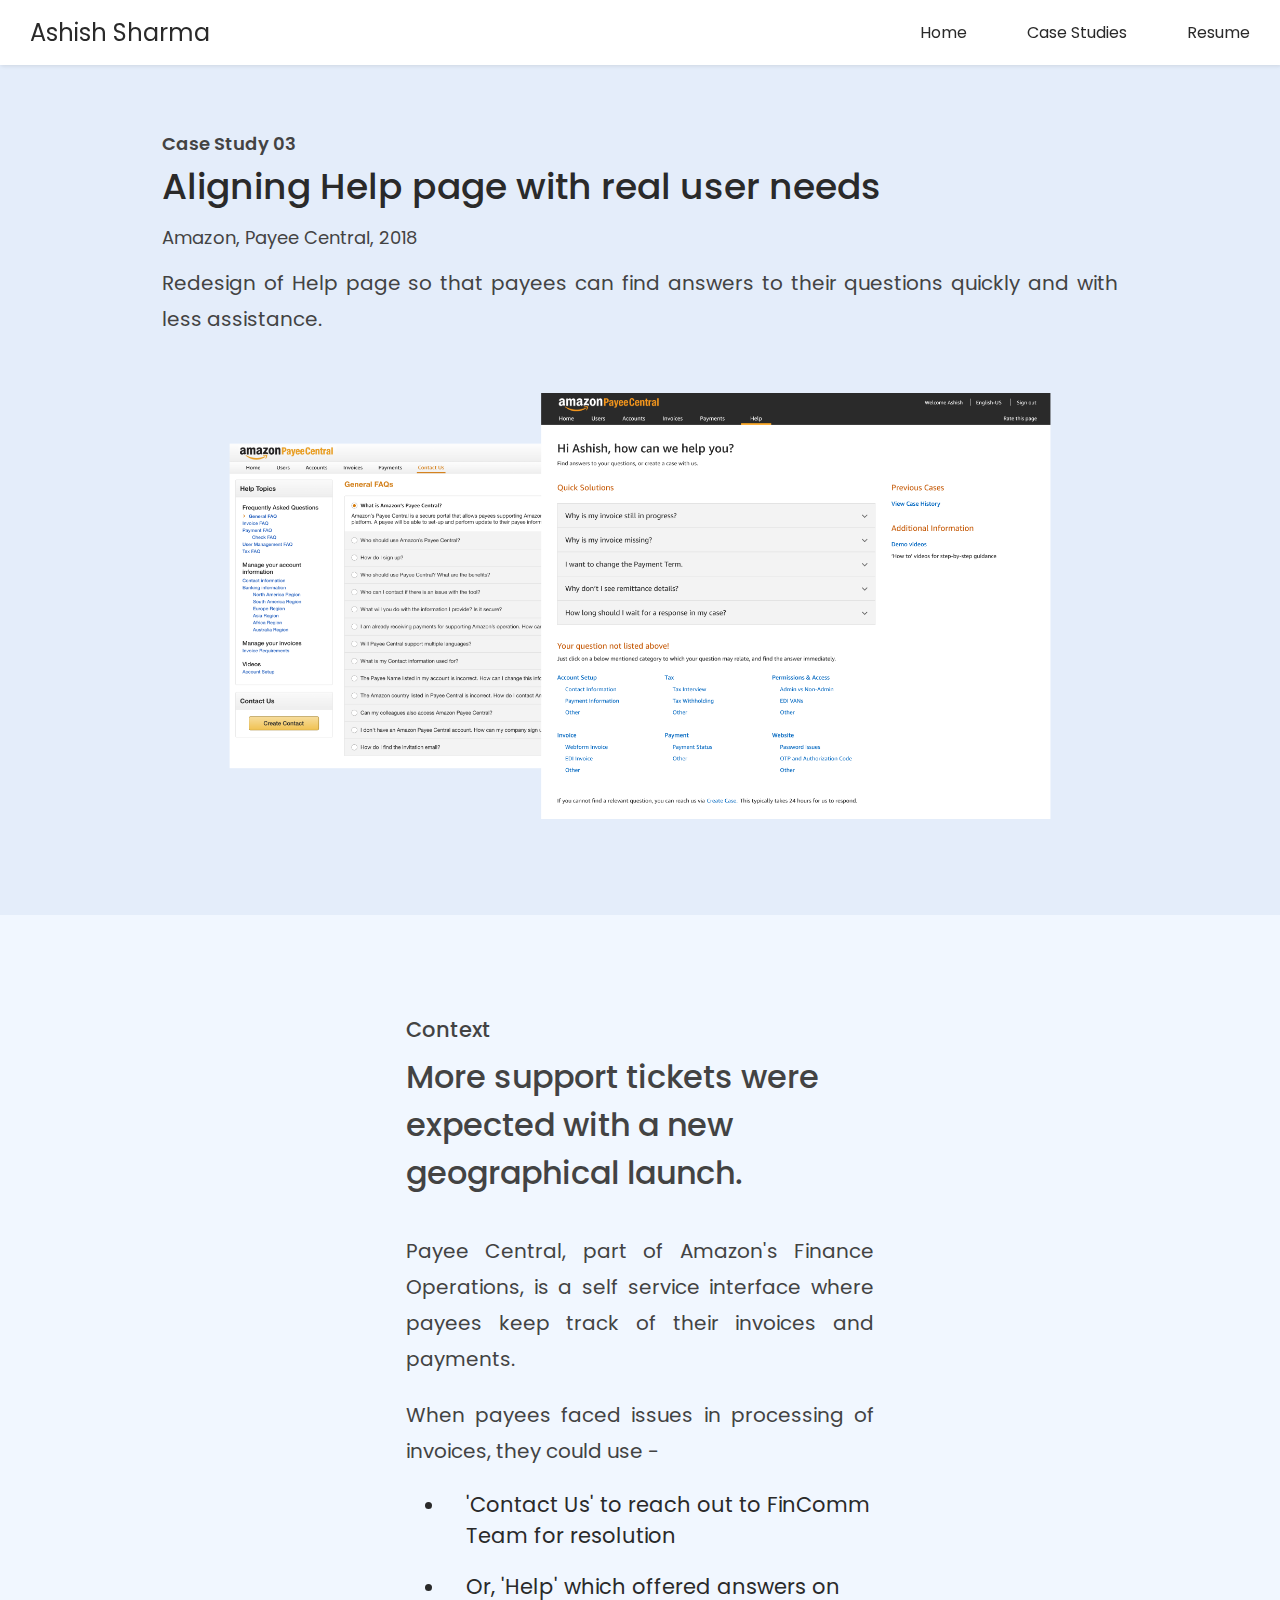
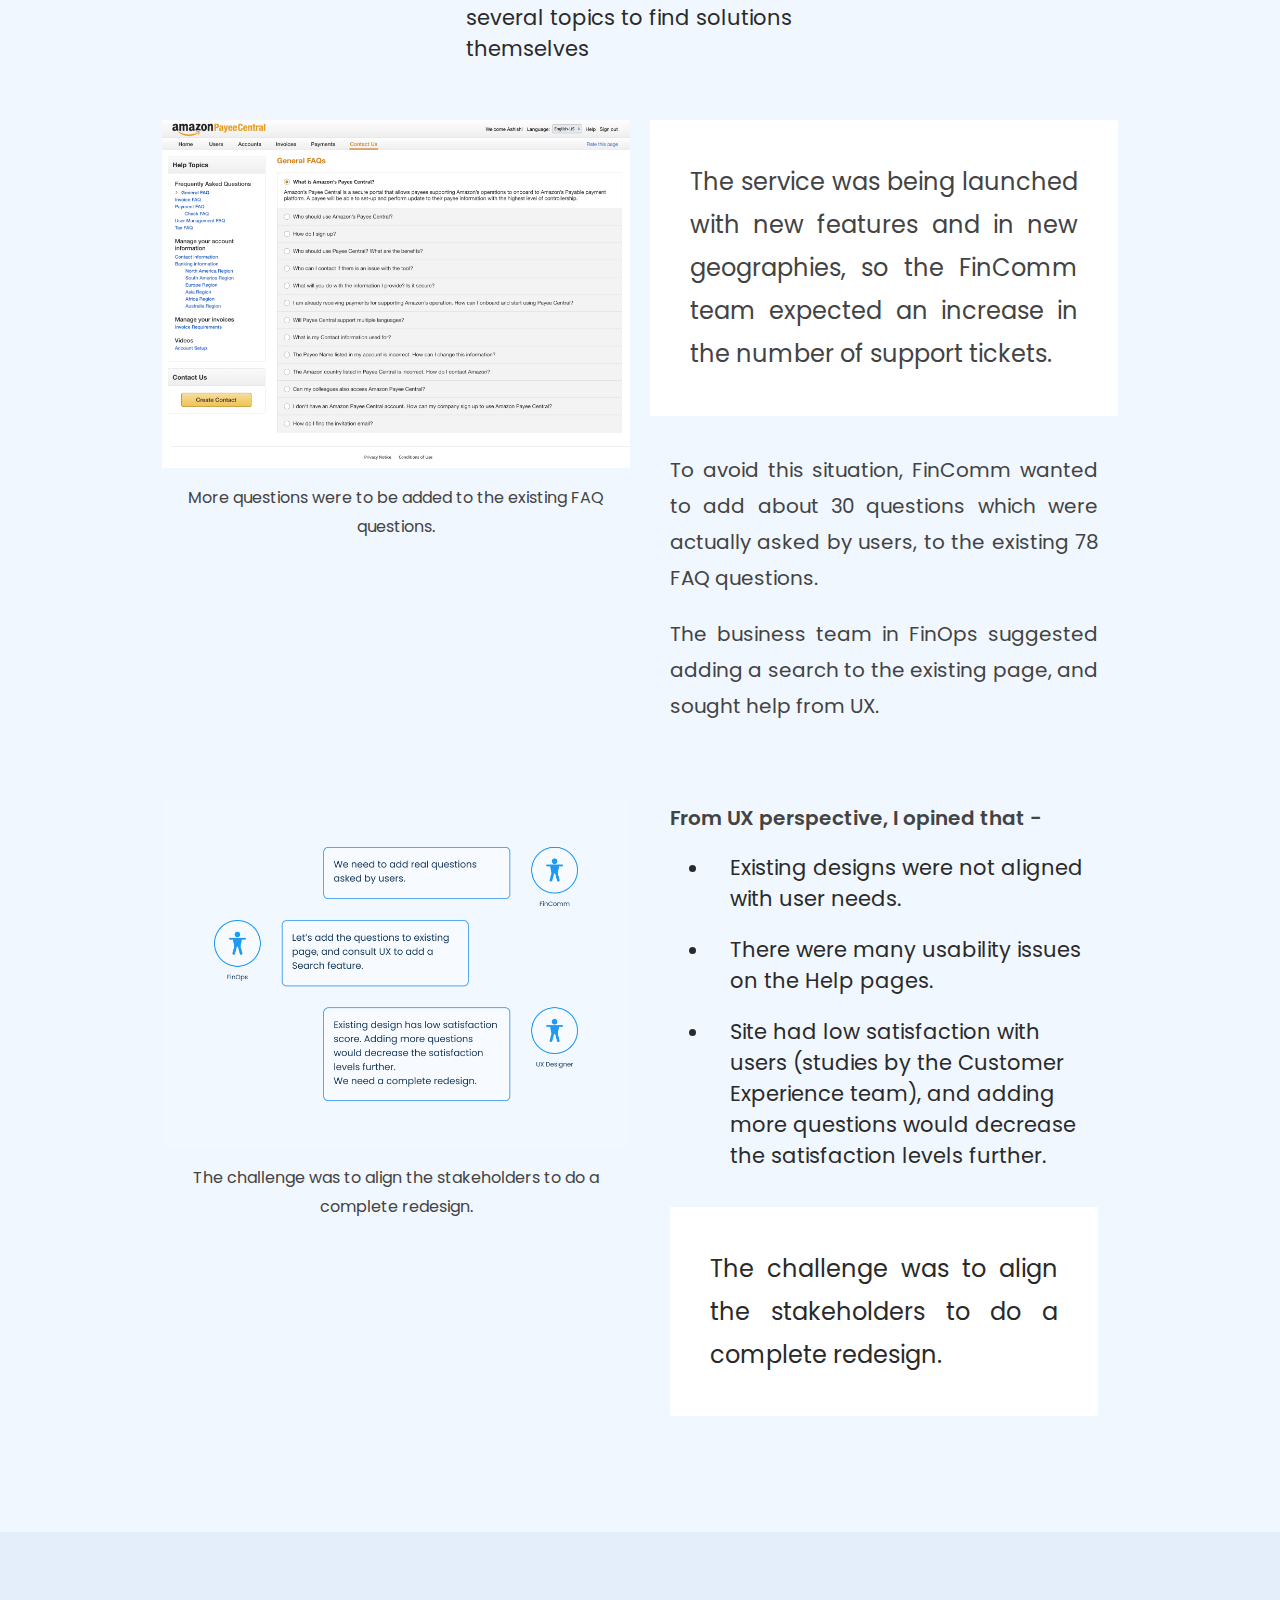
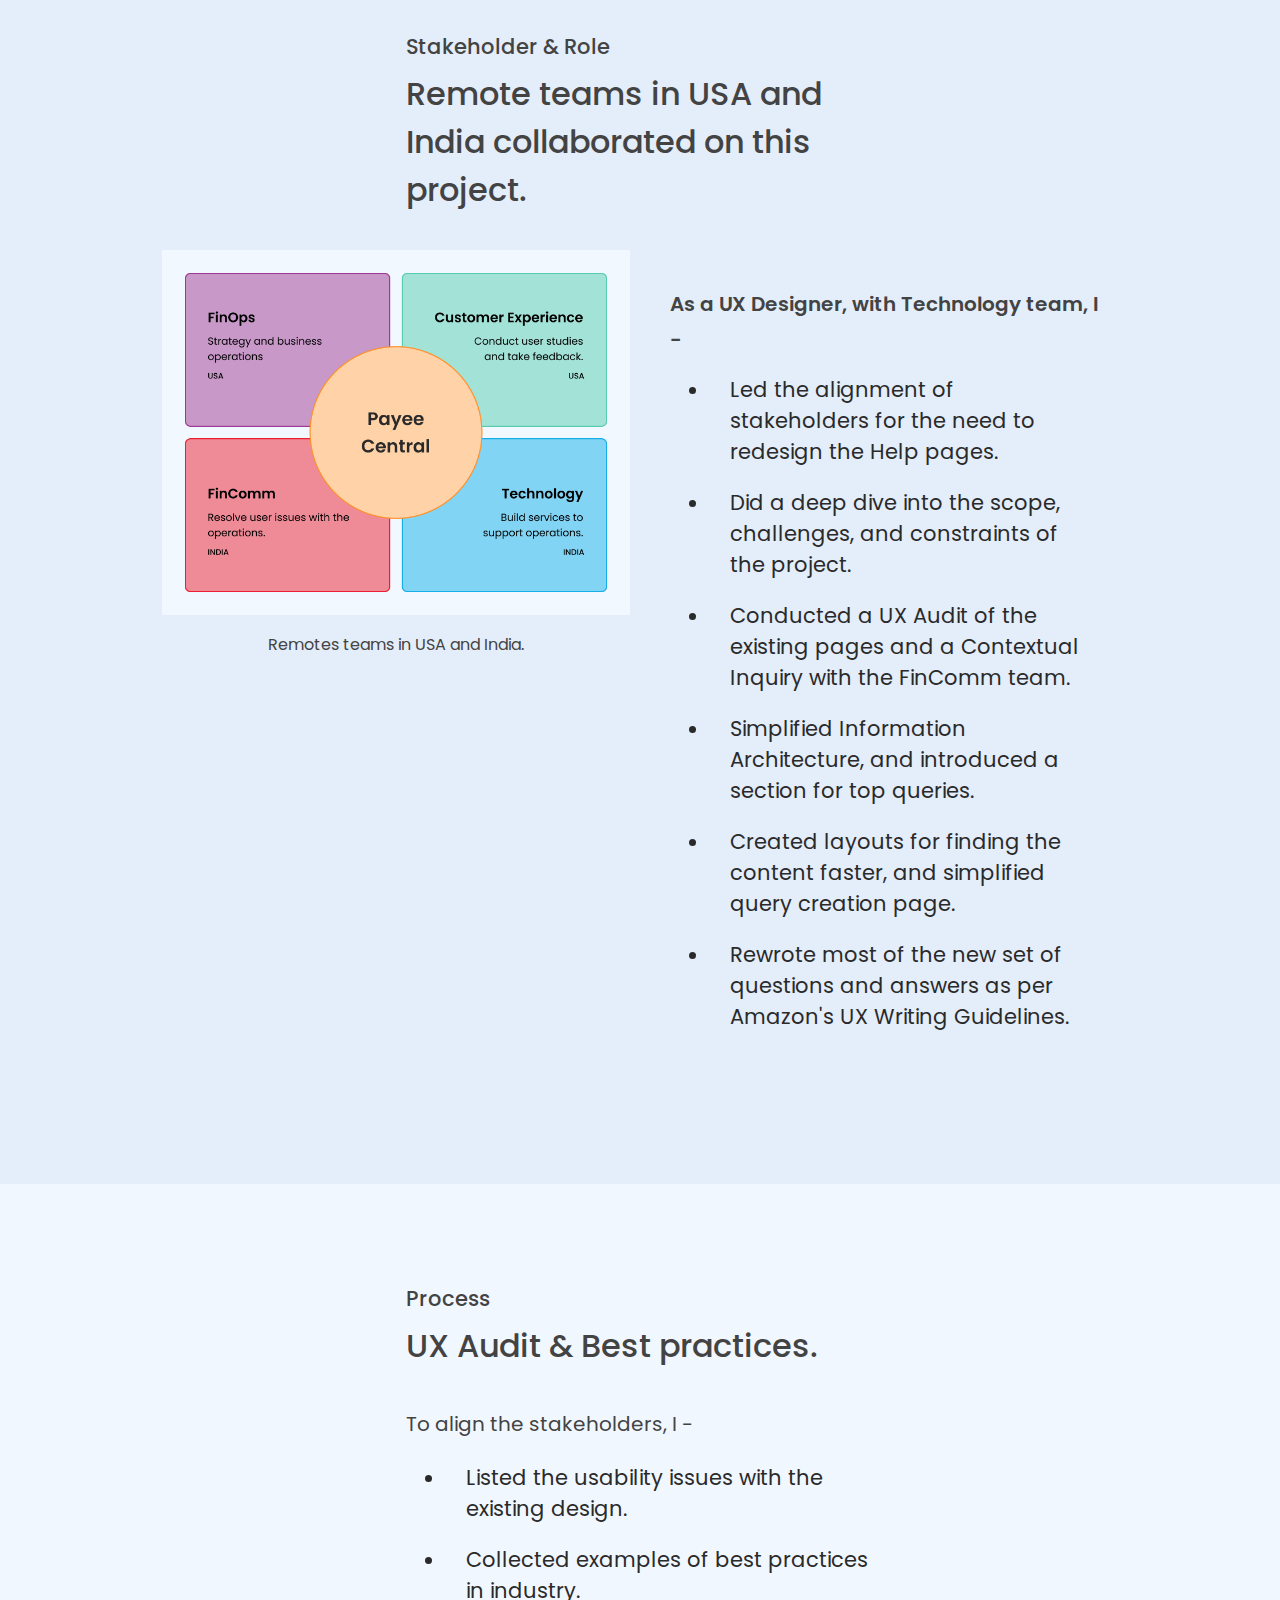
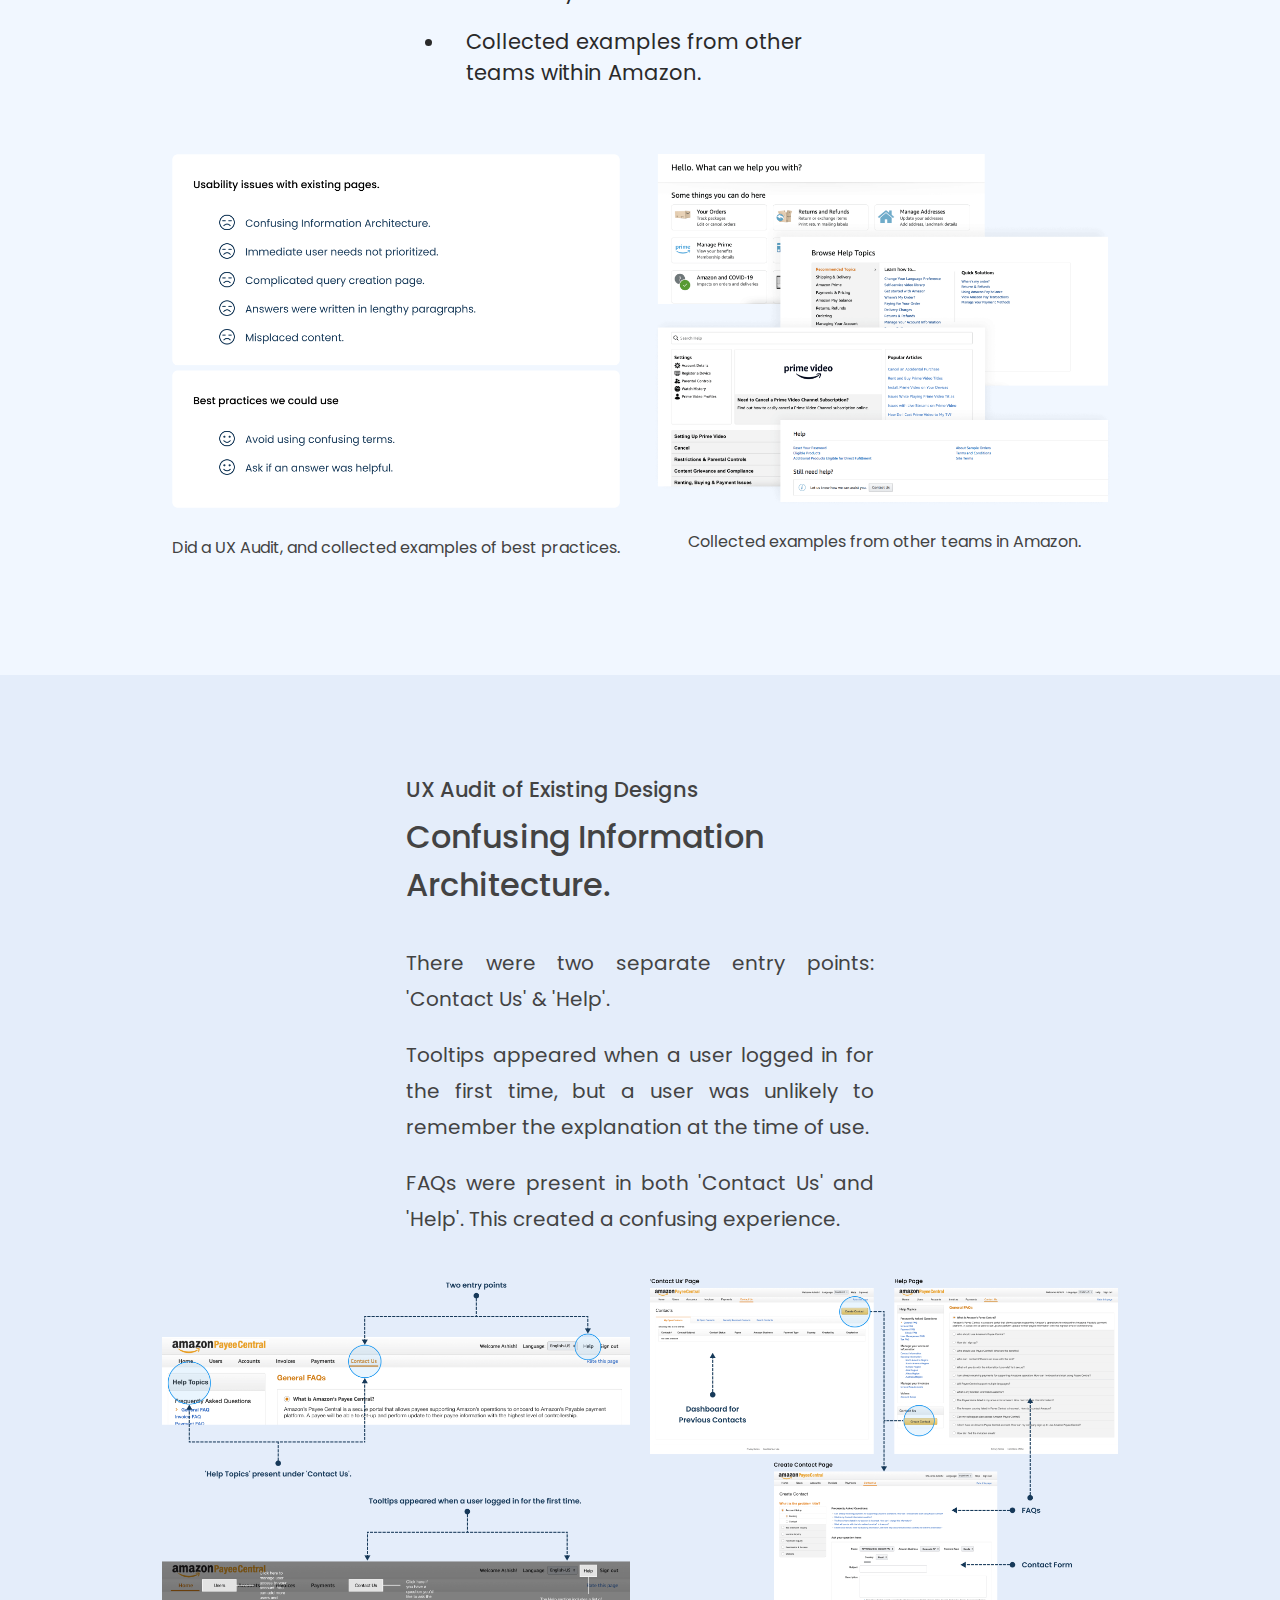
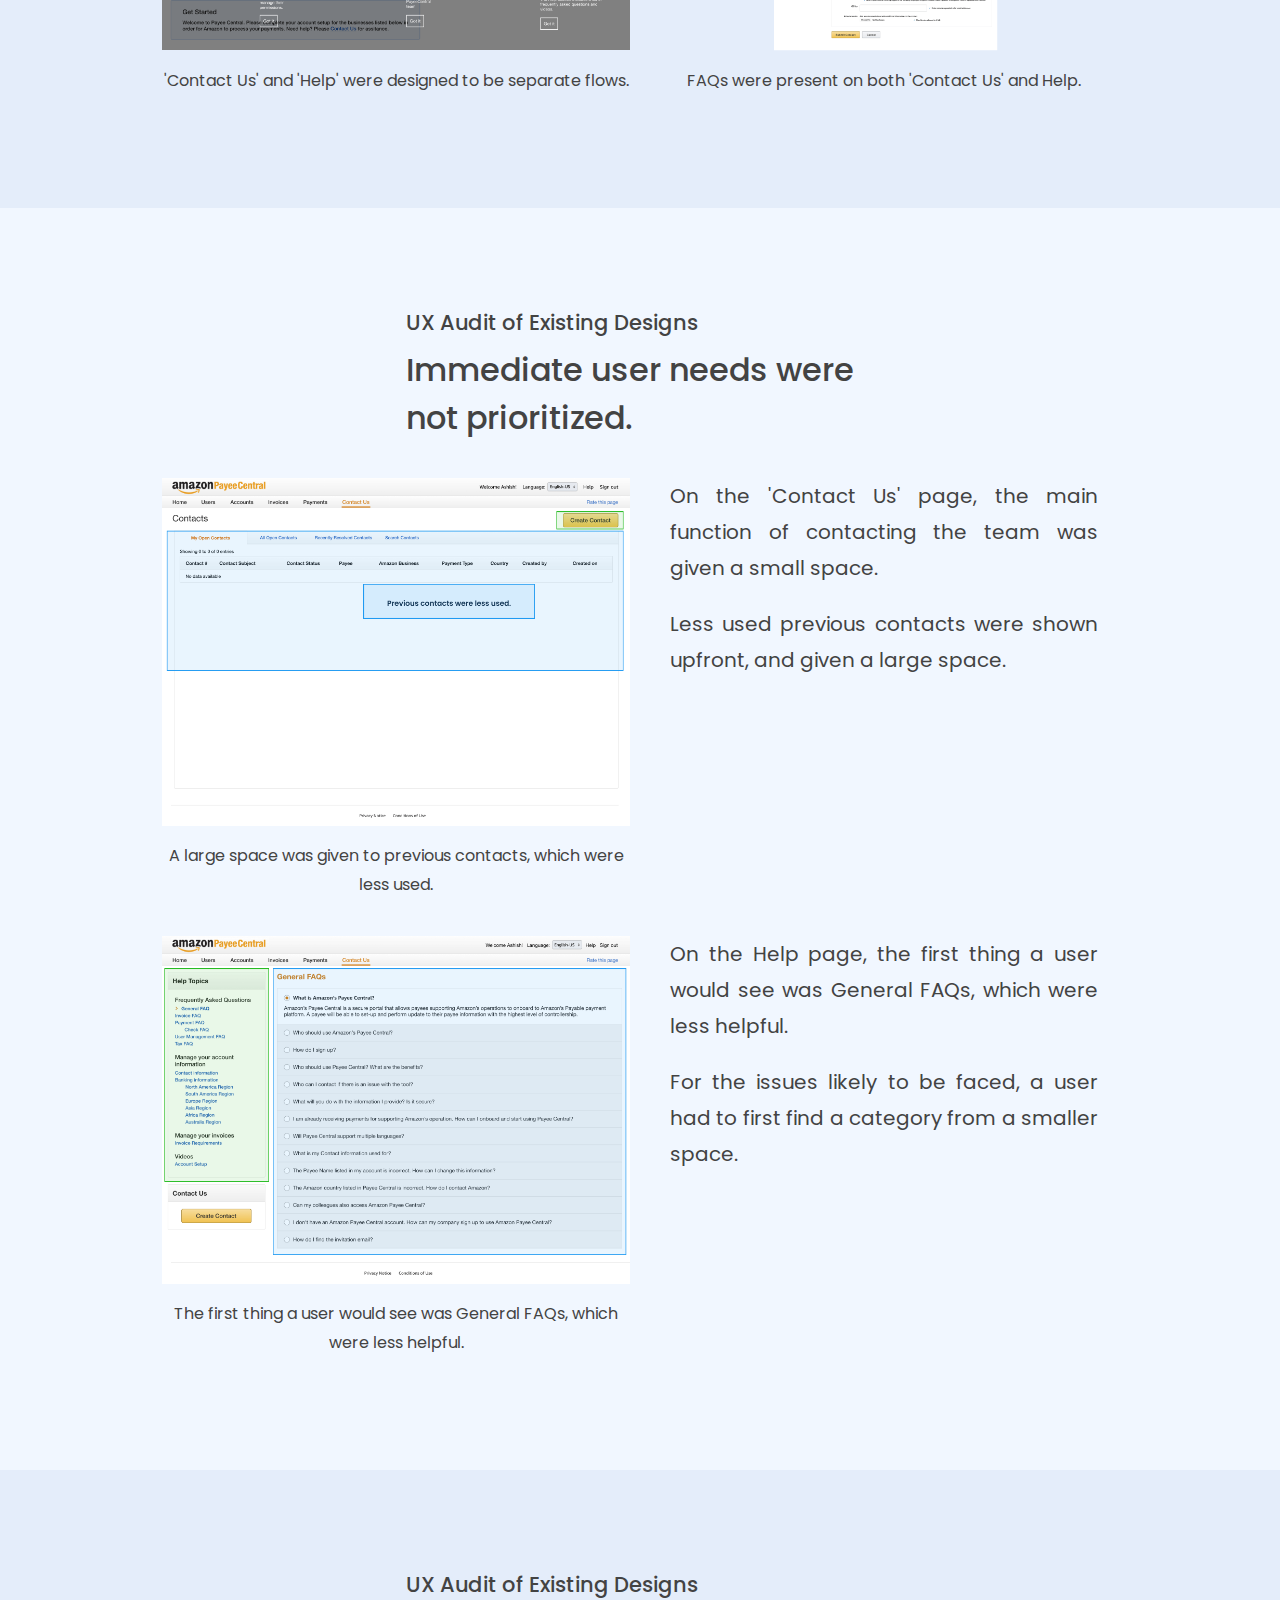
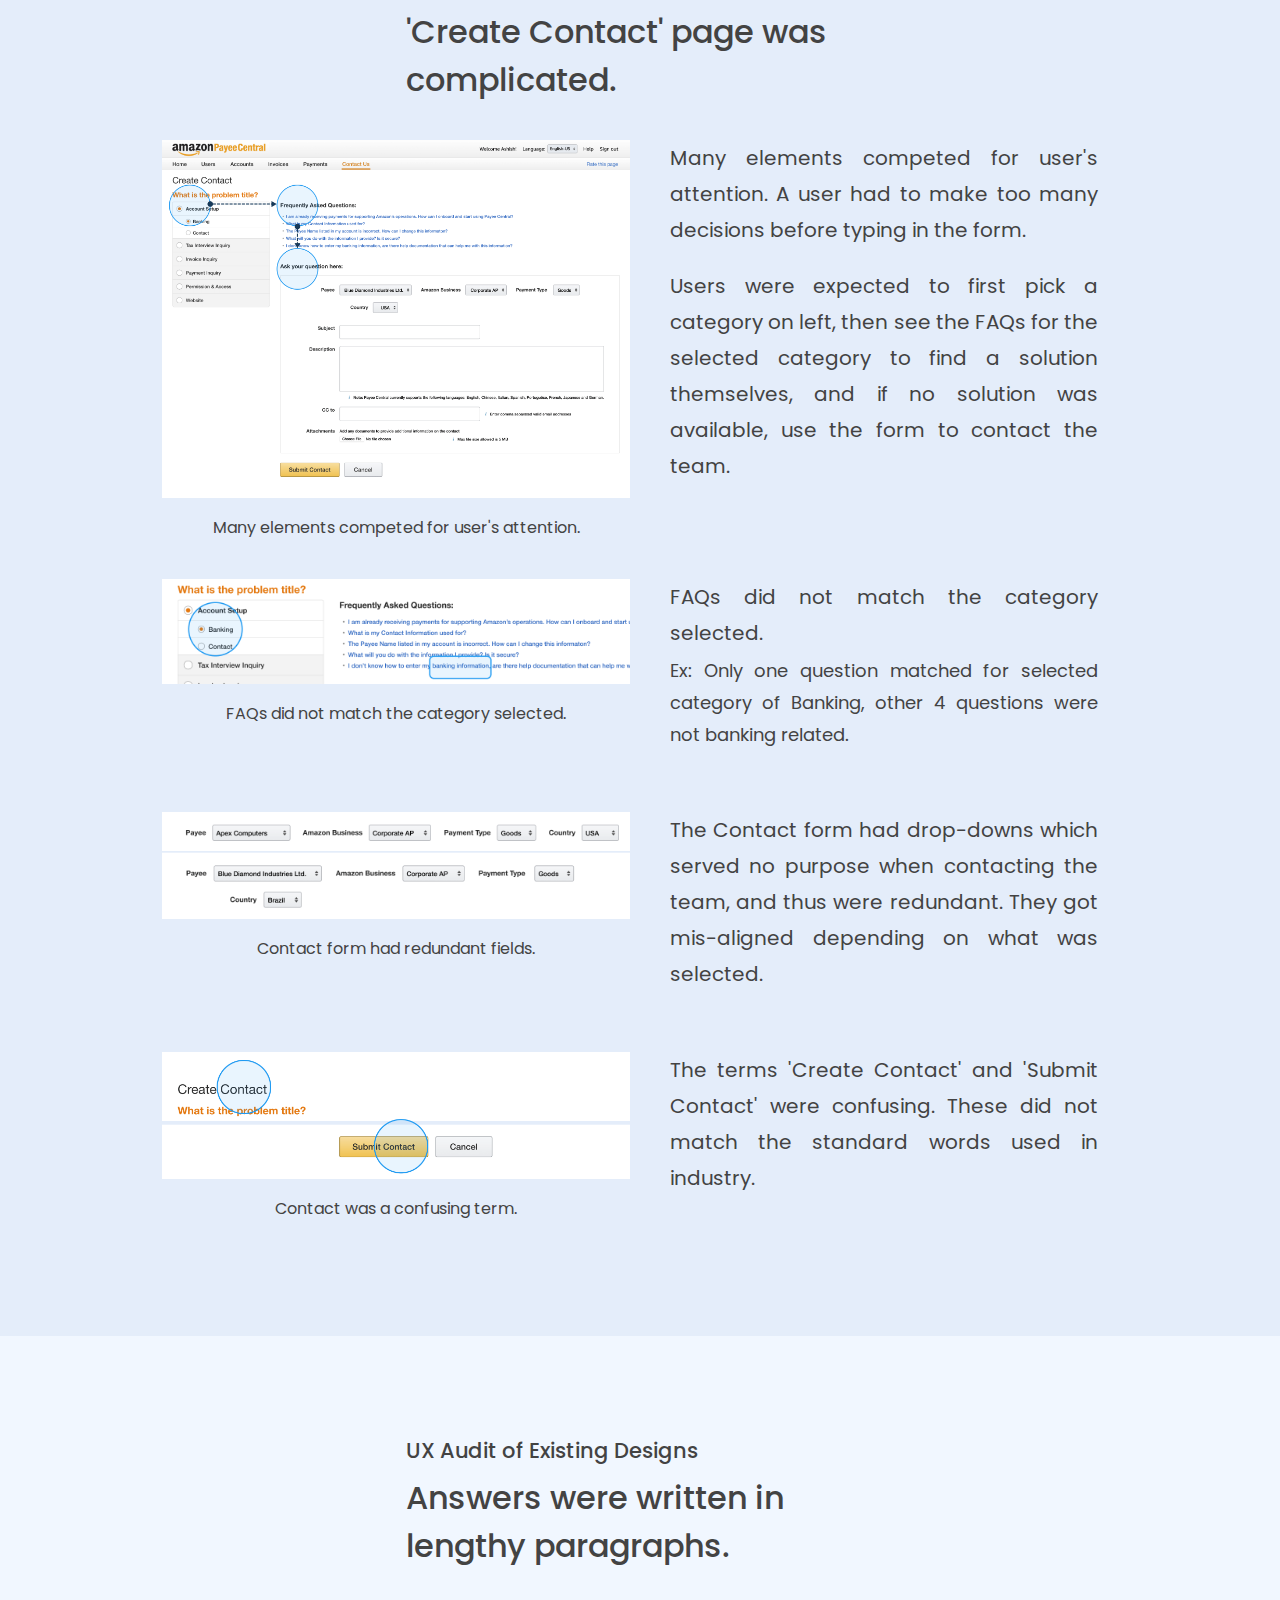
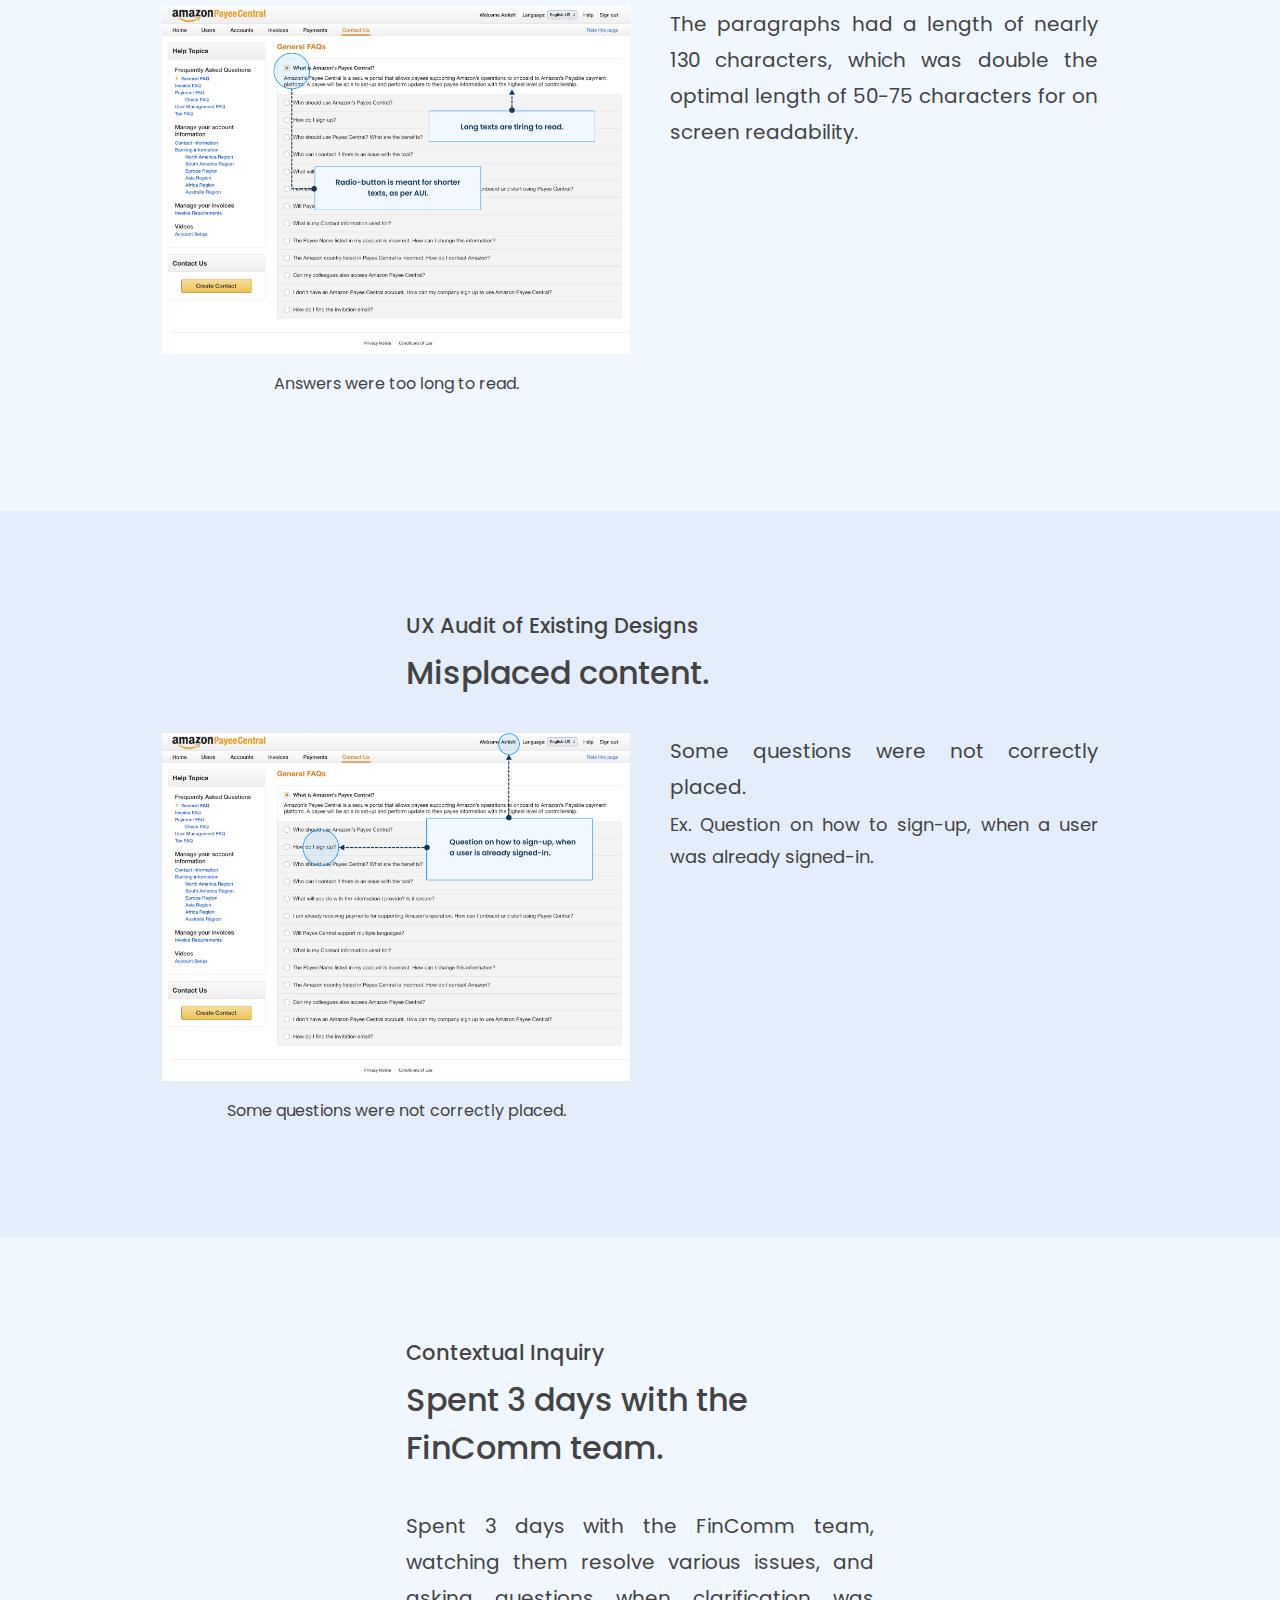
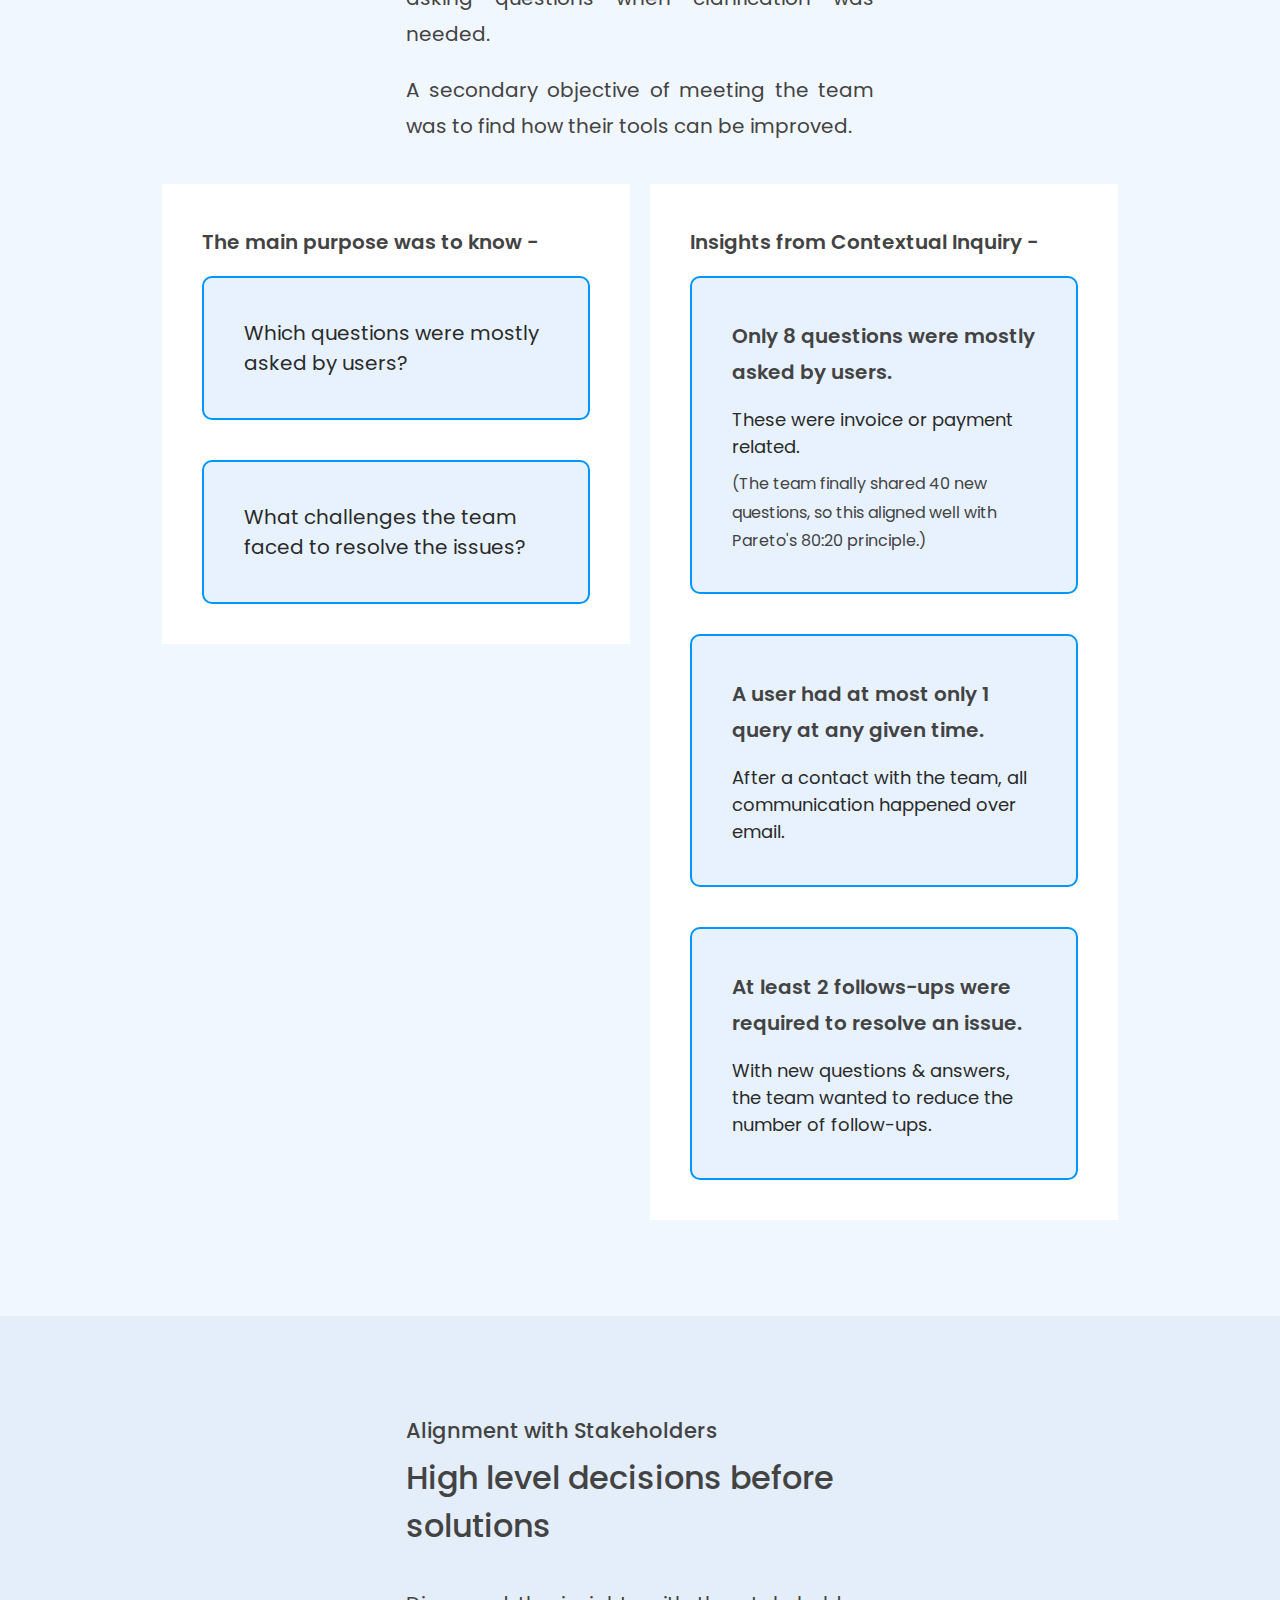
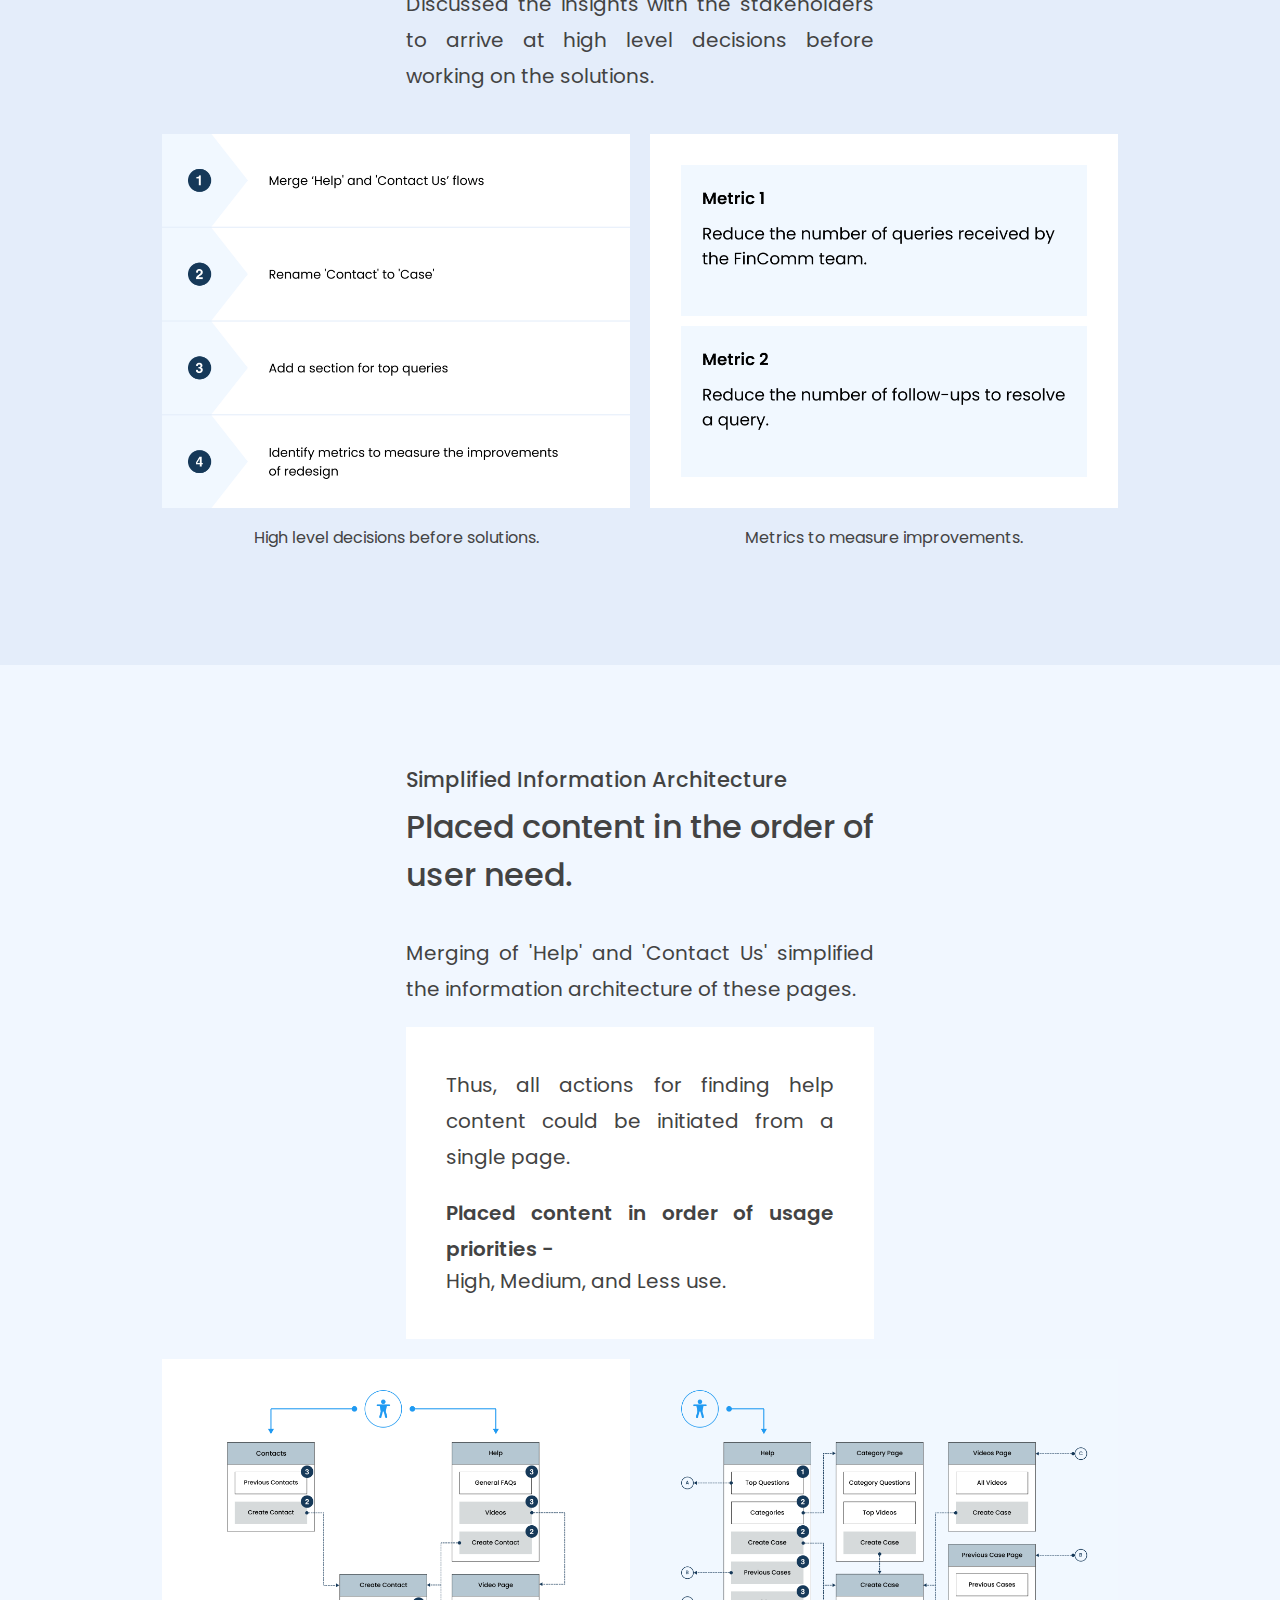
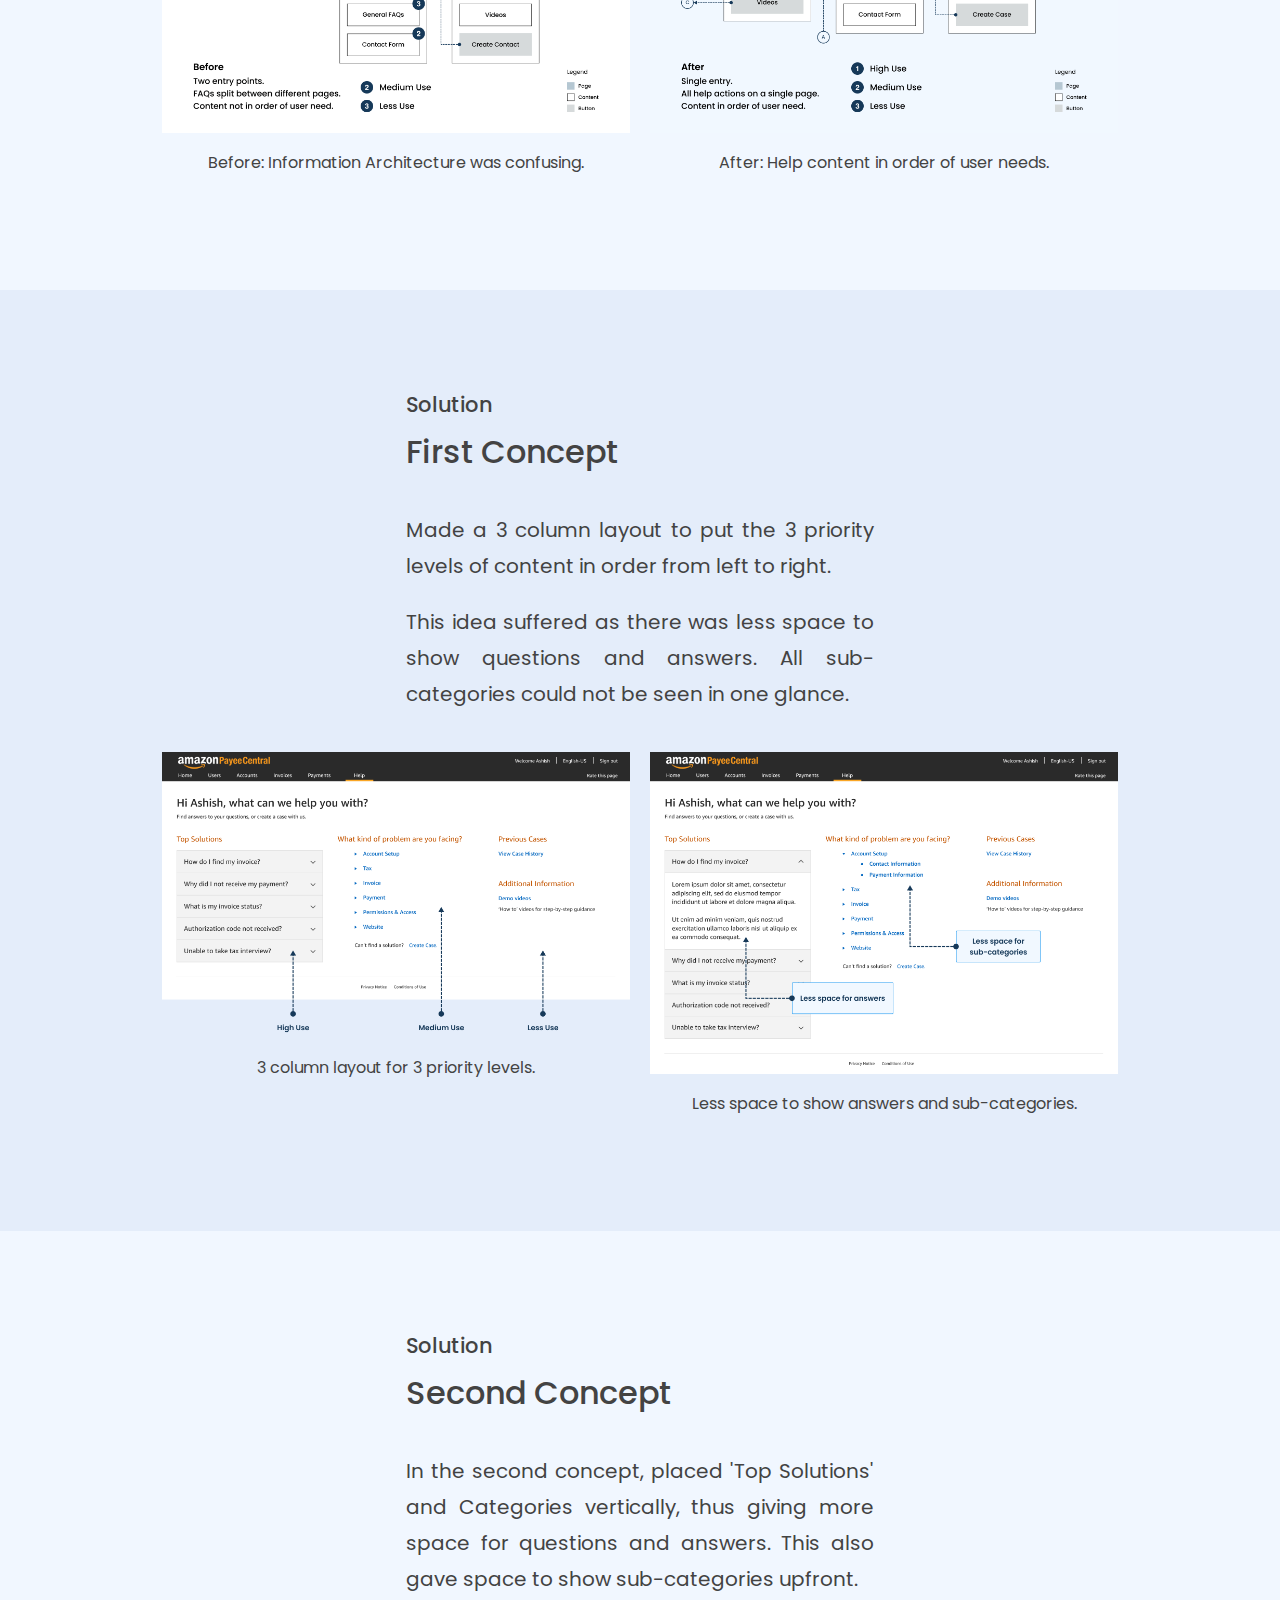
<file: case-study-03.html>
<!DOCTYPE html>

<html>
<head>
<meta http-equiv="Content-Type" content="text/html; charset=windows-1252">
<meta name="viewport" content="width=device-width, initial-scale=1.0">

<link rel="stylesheet" href="https://fonts.googleapis.com/css?family=Poppins|Poppins:400,500,600">
<link rel="stylesheet" href="https://fonts.googleapis.com/css?family=Merriweather|Merriweather:400,500,600">
<link rel="stylesheet" href="style.css">
<title>Ashish Sharma Portfolio</title>
</head>

<body>

  <header class="header">
    <a href="./index.html" class="logo">Ashish Sharma</a>
    <input class="menu-btn" type="checkbox" id="menu-btn" />
    <label class="menu-icon" for="menu-btn"><span class="navicon"></span></label>
    <ul class="menu">
      <li><a href="./index.html">Home</a></li>
      <li><a href="./case-studies.html">Case Studies</a></li>
      <li><a href="./resume.html">Resume</a></li>
    </ul>
  </header>


  <main class="container">

    <div class="content">
      <!-- Grid Starts -->
        <div class="section-grid"> 
          <article class="section-wide">
            <p class="caption thick">Case Study 03</p>
            <h1>Aligning Help page with real user needs</h1>
            <p class="duration">Amazon, Payee Central, 2018</p>
            <p>Redesign of Help page so that payees can find answers to their questions quickly and with less assistance.</p>
            <p class="space"></p>
            <img src="images/Aligning-Help/00-Hero.png" width="100%">
          </article>
        </div> <!-- Grid Ends -->
    </div> <!-- Content ends -->


    <div class="content">
      <!-- Grid Starts -->
        <div class="section-grid"> 
          <article class="section-center">
            <p class="top-heading">Context</p>
            <h2>More support tickets were expected with a new geographical launch.</h2>
          </article>

          <article class="section-center"> 
            <p>Payee Central, part of Amazon's Finance Operations, is a self service interface where payees keep track of their invoices and payments.</p>
            
              <p>When payees faced issues in processing of invoices, they could use -</p>
              <ul class="bullet-items">
                <li>'Contact Us' to reach out to FinComm Team for resolution</li>
                <li>Or, 'Help' which offered answers on several topics to find solutions themselves</li>
              </ul>
              <p class="space"></p>
          
          
          </article>
          <div class="section-left"><img src="images/Aligning-Help/01-1-Existing-Page.png">
            <p class="small">More questions were to be added to the existing FAQ questions.</p>
          </div>
          <article class="section-right"> 
            <p class="highlight">The service was being launched with new features and in new geographies, so the FinComm team expected an increase in the number of support tickets.</p>    
            <p class="space"></p>
            <p class="block">To avoid this situation, FinComm wanted to add about 30 questions which were actually asked by users, to the existing 78 FAQ questions.</p>
            <p class="block">The business team in FinOps suggested adding a search to the existing page, and sought help from UX.</p>
          </article>
          
          <div class="section-left">
            <p class="space"></p>
            <img src="images/Aligning-Help/01-2-Add-Search.png">
            <!-- <p class="small">Existing design had a low satisfaction score.</p> -->
            <p class="small">The challenge was to align the stakeholders to do a complete redesign.</p>
            
          </div>
         

          
          <article class="section-right block">
            <p class="space"></p>
            <p class="thick">From UX perspective, I opined that - </p>  
            <ul class="bullet-items">
              <li>Existing designs were not aligned with user needs. </li>
              <li>There were many usability issues on the Help pages.</li>
              <li>Site had low satisfaction with users (studies by the Customer Experience team), and adding more questions would decrease the satisfaction levels further.</li>
            </ul>
            <p class="space"></p>
            <p class="highlight"><span>The challenge was to align the stakeholders to do a complete redesign.</span></p>          
          </article>
        </div> <!-- Grid Ends -->
    </div> <!-- Content ends -->



    <div class="content">
      <!-- Grid Starts -->
        <div class="section-grid"> 
          <article class="section-center">
            <p class="top-heading">Stakeholder & Role</p>
            <h2>Remote teams in USA and India collaborated on this project.</h2>
          </article>

        <!--   <article class="section-center"> 
            <p>The teams were - </p>
            <ul class="bullet-items">
              <li>FinOps - strategy and business operations.</li>
              <li>FinComm - external communication to resolve user issues.</li>
              <li>Customer Experience - user studies and customer feedback.</li>
              <li>Technology - build service to support operations.</li>
            </ul>
          </article> -->

          <div class="section-left"><img src="images/Aligning-Help/02-Stakeholder-Role.png">
            <p class="small">Remotes teams in USA and India.</p>
          </div>

          
          <article class="section-right block">
            <p class="space"></p>
            <p class="thick">As a UX Designer, with Technology team, I -</p>  
            <ul class="bullet-items">
              <li>Led the alignment of stakeholders for the need to redesign the Help pages.</li>
              <li>Did a deep dive into the scope, challenges, and constraints of the project.</li>
              <li>Conducted a UX Audit of the existing pages and a Contextual Inquiry with the FinComm team.</li>
              <li>Simplified Information Architecture, and introduced a section for top queries.</li>
              <li>Created layouts for finding the content faster, and simplified query creation page.</li>
              <li>Rewrote most of the new set of questions and answers as per Amazon's UX Writing Guidelines.</li>
            </ul>
            <p class="space"></p>
          </article>
        </div> <!-- Grid Ends -->
    </div> <!-- Content ends -->




    <div class="content">
      <!-- Grid Starts -->
        <div class="section-grid"> 
          <article class="section-center">
            <p class="top-heading">Process</p>
            <h2>UX Audit & Best practices.</h2>
          </article>

          <article class="section-center"> 
            <p>To align the stakeholders, I - </p>
            <ul class="bullet-items">
              <li>Listed the usability issues with the existing design.</li>
              <li>Collected examples of best practices in industry.</li>
              <li>Collected examples from other teams within Amazon.</li>
            </ul>
            <p class="space"></p>
          </article>

          <div class="section-left"><img src="images/Aligning-Help/03-1-UX-Audit-Best-Practices.png">
            <p class="small">Did a UX Audit, and collected examples of best practices.</p>
          </div>

          <div class="section-right"><img src="images/Aligning-Help/03-2-Solutions-other-team.png">
            <p class="small">Collected examples from other teams in Amazon.</p>
          </div>
        </div> <!-- Grid Ends -->
    </div> <!-- Content ends -->
 

    <div class="content">
      <!-- Grid Starts -->
        <div class="section-grid"> 
          <article class="section-center">
            <p class="top-heading">UX Audit of Existing Designs</p>
            <h2>Confusing Information Architecture.</h2>
          </article>

          <article class="section-center"> 
            <p>There were two separate entry points: 'Contact Us' & 'Help'.</p>
            <p>Tooltips appeared when a user logged in for the first time, but a user was unlikely to remember the explanation at the time of use.</p>  
            <p>FAQs were present in both 'Contact Us' and 'Help'.  This created a confusing experience. </p>
          </article>

          <div class="section-left"><img src="images/Aligning-Help/04-1-Confusing-Architecture.png">
            <p class="small">'Contact Us' and 'Help' were designed to be separate flows.</p>
              
            </div>
          <div class="section-right"><img src="images/Aligning-Help/04-2-FAQs-at-two-places.png">
            <p class="small">FAQs were present on both 'Contact Us' and Help.</p>
          </div>
      


        </div> <!-- Grid Ends -->
    </div> <!-- Content ends -->


    <div class="content">
      <!-- Grid Starts -->
        <div class="section-grid"> 
          <article class="section-center">
            <p class="top-heading">UX Audit of Existing Designs</p>
            <h2>Immediate user needs were not prioritized.</h2>
          </article>

          <div class="section-left"><img src="images/Aligning-Help/05-1-Immediate-Needs.png">
            <p class="small">A large space was given to previous contacts, which were less used.</p>
          </div>
          <article class="section-right block"> 
            <p>On the 'Contact Us' page, the main function of contacting the team was given a small space.</p>
            <p>Less used previous contacts were shown upfront, and given a large space. </p>
              
          </article>

          <div class="section-left"><img src="images/Aligning-Help/05-2-Immediate-Needs.png">
            <p class="small">The first thing a user would see was General FAQs, which were less helpful.</p>
          </div>
          <article class="section-right block"> 
            <p>On the Help page, the first thing a user would see was General FAQs, which were less helpful.</p>
            <p>For the issues likely to be faced, a user had to first find a category from a smaller space.</p>
          </article>
        </div> <!-- Grid Ends -->
    </div> <!-- Content ends -->


    <div class="content">
      <!-- Grid Starts -->
        <div class="section-grid"> 
          <article class="section-center">
            <p class="top-heading">UX Audit of Existing Designs</p>
            <h2>'Create Contact' page was complicated.</h2>
          </article>

          <div class="section-left"><img src="images/Aligning-Help/06-1-Complicated-Query-Page.png">
            <p class="small">Many elements competed for user's attention.</p>
          </div>
          <article class="section-right block">             
            <p>Many elements competed for user's attention. A user had to make too many decisions before typing in the form.</p>
            <p>Users were expected to first pick a category on left, then see the FAQs for the selected category to find a solution themselves, and if no solution was available, use the form to contact the team.</p>
          </article>

          <div class="section-left"><img src="images/Aligning-Help/06-2-FAQs.png">
            <p class="small">FAQs did not match the category selected.</p>
          </div>
          <article class="section-right block"> 
            <p>FAQs did not match the category selected.</p>
            <p class="medium">Ex: Only one question matched for selected category of Banking, other 4 questions were not banking related.</p>
          </article>

          <div class="section-left"><img src="images/Aligning-Help/06-3-Redundant-Fields.png">
            <p class="small">Contact form had redundant fields.</p>
          </div>
          <article class="section-right block"> 
            <p>The Contact form had drop-downs which served no purpose when contacting the team, and thus were redundant. They got mis-aligned depending on what was selected.</p>
          </article>

          <div class="section-left"><img src="images/Aligning-Help/06-4-Confusing-Term.png">
            <p class="small">Contact was a confusing term.</p>
          </div>
          <article class="section-right block"> 
            <p>The terms 'Create Contact' and 'Submit Contact' were confusing. These did not match the standard words used in industry.</p>
          </article>

        </div> <!-- Grid Ends -->
    </div> <!-- Content ends -->


    <div class="content">
      <!-- Grid Starts -->
        <div class="section-grid"> 
          <article class="section-center">
            <p class="top-heading">UX Audit of Existing Designs</p>
            <h2>Answers were written in lengthy paragraphs.</h2>
          </article>

          <div class="section-left"><img src="images/Aligning-Help/07-2-Long-Sentences.png">
            <p class="small">Answers were too long to read.</p>
          </div>
          <article class="section-right block"> 
            <p>The paragraphs had a length of nearly 130 characters, which was double the optimal length of 50-75 characters for on screen readability.</p>
            <!-- <p>To show/hide answers a radio-button group was used, which was meant for shorter texts as per AUI.</p> -->
          </article>
        </div> <!-- Grid Ends -->
    </div> <!-- Content ends -->



    <div class="content">
      <!-- Grid Starts -->
        <div class="section-grid"> 
          <article class="section-center">
            <p class="top-heading">UX Audit of Existing Designs</p>
            <h2>Misplaced content.</h2>
          </article>

          <div class="section-left"><img src="images/Aligning-Help/07-1-Misplaced-Content.png">
            <p class="small">Some questions were not correctly placed.</p>
          </div>
          <article class="section-right block"> 
            <p>Some questions were not correctly placed.</p>
            <p class="medium">Ex. Question on how to sign-up, when a user was already signed-in.</p>
          </article>

        </div> <!-- Grid Ends -->
    </div> <!-- Content ends -->



    <div class="content">
      <!-- Grid Starts -->
        <div class="section-grid"> 
          <article class="section-center">
            <p class="top-heading">Contextual Inquiry</p>
            <h2>Spent 3 days with the FinComm team.</h2>
          </article>

          <div class="section-center">
            <p>Spent 3 days with the FinComm team, watching them resolve various issues, and asking questions when clarification was needed.</p>
            <p>A secondary objective of meeting the team was to find how their tools can be improved.</p>
          </div>
          <div class="section-left">  
              <div class="highlight">
                <p class="thick">The main purpose was to know -</p>
              <div class="highlight-content">
                <div class="highlight-first">Which questions were mostly asked by users?</div>
              </div>
              <div class="highlight-content">
                <div class="highlight-first">What challenges the team faced to resolve the issues?</div>
              </div> 
            </div>
          </div>
          
<!--           <div class="section-right">
            
            <div class="highlight">
              <p class="highlight-bar">A secondary objective of meeting the team was to find how their tools can be improved.</p>  
            <img src="images/Aligning-Help/08-1-2-Secondary-Goal.png">
            </div>
            
          </div> -->

          <article class="section-right">
            <!-- <p class="highlight-bar">Main insights from Contextual Inquiry -</p> -->
            <div class="highlight">
              
              <p class="thick">Insights from Contextual Inquiry -</p>
              <div class="highlight-content">
                <p class="highlight-first thick left">Only 8 questions were mostly asked by users.</p>
                <div>These were invoice or payment related.</div>
                <p class="small" style="padding-top: 10px; margin-bottom: -1.25rem; text-align: left;">(The team finally shared 40 new questions, so this aligned well with Pareto's 80:20 principle.)</p>
              </div>
              <div class="highlight-content">
                <p class="highlight-first thick left">A user had at most only 1 query at any given time.</p>
                <div class="highlight-small">After a contact with the team, all communication happened over email.</div>
              </div>
              <div class="highlight-content">
                <p class="highlight-first thick left">At least 2 follows-ups were required to resolve an issue.</p>
                <div class="highlight-small">With new questions & answers, the team wanted to reduce the number of follow-ups.</div>
              </div>
            </div>
          </article>
        </div> <!-- Grid Ends -->
    </div> <!-- Content ends -->


    <div class="content">
      <!-- Grid Starts -->
        <div class="section-grid"> 
          <article class="section-center">
            <p class="top-heading">Alignment with Stakeholders</p>
            <h2>High level decisions before solutions</h2>
          </article>

          <article class="section-center">
            <p>Discussed the insights with the stakeholders to arrive at high level decisions before working on the solutions.</p>
          </article>
           
          <div class="section-left">
            <img src="images/Aligning-Help/09-1-High-level-decisions.png">
            <p class="small">High level decisions before solutions.</p>
          </div>

          <div class="section-right">
            <img src="images/Aligning-Help/09-2-Metrics.png">
            <p class="small">Metrics to measure improvements.</p>
          </div>


<!-- TEXT DIVS -->
 
<!-- 
            <article class="section-left">
              <div class="highlight">
                  <div class="highlight-content highlight-big"> <span class="circle">1</span> <span style="margin-left:20px;line-height:40px;">Merge Help and Contact Us</span></div>
                  
                  <div > Merge 'Help' and 'Contact Us' flows.</div>
                  <ul class="high-content">
                    
                    <li>Rename 'Contact' to 'Case'.</li>
                    <li>Add a section for top queries.</li>
                    <li>Identify metrics to measure the improvements of redesign.</li>
                  </ul>
              </div>
            </article>
            
          <article class="section-right">
            <div class="highlight">
              <div class="highlight-content">
                <div class="highlight-first highlight-bold">Metric 1</div>
                <div class="highlight-big">Reduce the number of queries received by the FinComm team.</div>
              </div>
              <div class="highlight-content">
                <div class="highlight-first highlight-bold">Metric 2</div>
                <div class="highlight-big ">Reduce the number of follow-ups to resolve a query.</div>
              </div>
            </div>
          </article> -->
        </div> <!-- Grid Ends -->
    </div> <!-- Content ends -->



    <div class="content">
      <!-- Grid Starts -->
        <div class="section-grid"> 
          <article class="section-center">
            <p class="top-heading">Simplified Information Architecture</p>
            <h2>Placed content in the order of user need.</h2>
          </article>

          <article class="section-center"> 
            <p>Merging of 'Help' and 'Contact Us' simplified the information architecture of these pages.</p>
            <div class="highlight">
              <p>Thus, all actions for finding help content could be initiated from a single page.</p>
              <p class="thick">Placed content in order of usage priorities - </p>
              <p style="margin:-20px 0px; ">High, Medium, and Less use.</p>
            </div>
          </article>

           
            
            

          

          <div class="section-left">
            <img src="images/Aligning-Help/10-1-Simple-IA.png">
            <p class="small">Before: Information Architecture was confusing.</p>
          </div>
          <div class="section-right"><img src="images/Aligning-Help/10-2-Simple-IA.png">
            <p class="small">After: Help content in order of user needs.</p>
          </div>
          
        </div> <!-- Grid Ends -->
    </div> <!-- Content ends -->


    <div class="content">
      <!-- Grid Starts -->
      <div class="section-grid"> 
        <article class="section-center">
          <p class="top-heading">Solution</p>
          <h2>First Concept</h2>
        </article>
       
        <div class="section-center"> 
          <p>Made a 3 column layout to put the 3 priority levels of content in order from left to right.</p>
          <p>This idea suffered as there was less space to show questions and answers. All sub-categories could not be seen in one glance.</p>
        </div>
        <div class="section-left">
          <img src="images/Aligning-Help/11-1-Concept-01.png" width="100%">
          <p class="small">3 column layout for 3 priority levels.</p>
        </div> 
        <div class="section-right">
          <img src="images/Aligning-Help/11-2-Concept-01.png" width="100%">
          <p class="small">Less space to show answers and sub-categories.</p>
        </div>  
      </div><!-- Grid Ends -->
    </div><!-- Content ends -->



    <div class="content">
      <!-- Grid Starts -->
      <div class="section-grid"> 
        <article class="section-center">
          <p class="top-heading">Solution</p>
          <h2>Second Concept</h2>
        </article>
       
        <div class="section-center"> 
          <p>In the second concept, placed 'Top Solutions' and Categories vertically, thus giving more space for questions and answers. This also gave space to show sub-categories upfront.</p>
        </div>
        <div class="section-left">
          <img src="images/Aligning-Help/12-1-Concept-02.png" width="100%">
          <p class="small">Answers at a readable length.</p>
        </div> 
        <div class="section-right">
          <img src="images/Aligning-Help/12-2-Concept-02.png" width="100%">
          <p class="small">Users could see all sub-categories in one glance.</p>
        </div> 
      </div><!-- Grid Ends -->
    </div><!-- Content ends -->



    <div class="content">
      <!-- Grid Starts -->
      <div class="section-grid"> 
        <article class="section-center">
          <p class="top-heading">Enhancements</p>
          <h2>Measuring if answers were helpful</h2>
        </article>
       
        <div class="section-left">
          <img src="images/Aligning-Help/13-1-Feedback.png" width="100%">
          <p class="small">If an answer was not helpful, users could create a case.</p>
        </div> 

       <div class="section-right"> 
          <p class="block">To measure the quality of answers, used a standard industry practice of asking a feedback question after the answers.</p>
          <p class="block">If an answer was not helpful, users could reach out to the team by creating a case.</p>
        </div>
      </div><!-- Grid Ends -->
    </div><!-- Content ends -->


    <div class="content">
      <!-- Grid Starts -->
      <div class="section-grid"> 
        <article class="section-center">
          <p class="top-heading">Enhancements</p>
          <h2>Adding resolution time</h2>
        </article>
       
        <div class="section-left">
          <img src="images/Aligning-Help/13-2-Resolution-Time.png" width="100%">
          <p class="small">Users wanted to know how much time it would take to resolve an issue.</p>
        </div> 



        <div class="section-right"> 
          <p class="highlight">One of the top query by users was to know how much time it would take to resolve an issue. 
          </p>
          <p class="space"></p>
          <div class="block">
            <p>To give users a sense of the resolution-time, added time-specific labels -
            </p>
            <ul class="bullet-items margin-zero">
              <li>Changed 'Top Solutions' to 'Quick Solutions'.</li>
              <li>Added 'immediately' to Categories.</li>
              <li>Added '24 hours' to Create Case.</li>
            </ul>
          </div>  
        </div>
      </div><!-- Grid Ends -->
    </div><!-- Content ends -->





    <div class="content">
      <!-- Grid Starts -->
      <div class="section-grid"> 
        <article class="section-center">
          <p class="top-heading">Solution</p>
          <h2>Simplified Create Case page</h2>
        </article>
       
        <div class="section-center"> 
          <p>To simplify the create case page -</p>
          <ul class="bullet-items">
            <li>Removed the redundant fields.</li>
            <li>Added a single drop-down for asking the issue type.</li>
            <li>Aligned the input fields, to create a visually clean form.</li>
            <li>Used progressive disclosure to show fields dependent on problem type.</li>
          </ul>
          <p class="space"></p>
        </div>
        <div class="section-left">
          <img src="images/Aligning-Help/14-1-Single-Dropdown.png" width="100%">
          <p class="small">Single drop-down to define problem type, clearly placed at top.</p>
        </div> 
        <div class="section-right">
          <img src="images/Aligning-Help/14-2-Dependent-Fields.png" width="100%">
          <p class="small">Used progressive disclosure to show fields dependent on problem type.</p>
        </div> 
      </div><!-- Grid Ends -->
    </div><!-- Content ends -->


    <div class="content">
      <!-- Grid Starts -->
      <div class="section-grid"> 
        <article class="section-center">
          <p class="top-heading">Solution</p>
          <h2>Videos for first time users</h2>
        </article>
       
        <div class="section-center"> 
          <p>The FinComm team also planned to show explanatory video solutions for first time users, who needed help setting up their accounts.</p>
          <p>I explored how videos could be integrated with text solutions, with long term needs in mind.</p>
          <!-- <p class="space"></p> -->
        </div>
        <div class="section-left">
          <img src="images/Aligning-Help/15-1-Videos.png" width="100%">
          <p class="small">Videos on left were not scalable.</p>
        </div> 
        <div class="section-right">
          <img src="images/Aligning-Help/15-2-Videos.png" width="100%">
          <p class="small">More videos can be shown at bottom.</p>
        </div> 
      </div><!-- Grid Ends -->
    </div><!-- Content ends -->



    <div class="content">
      <!-- Grid Starts -->
      <div class="section-grid"> 
        <article class="section-center">
          <p class="top-heading">Solution</p>
          <h2>Writing Content</h2>
        </article>
       
        <div class="section-center"> 
          <p>Lastly, my task was to replace the dummy text in wireframes with the new set of questions and answers. Some of content had a few grammar mistakes, or was not in the right language style.</p>
          </div>

        <div class="section-left"> 
          <p class="highlight left">Though writing content was not expected from me, I had previously studied Amazon's UX Writing Guidelines out of my own interest, and it came helpful in this scenario.</p>
        </div>

        <article class="section-right">
          <div class="highlight">
            <p class="thick">Rewrote 38 of the 40 questions & answers, by -</p>
            <div class="highlight-content">
              <div class="highlight-big">Simplifying the sentence structure, by using concise language.</div>
            </div>
            <div class="highlight-content">
              <div class="highlight-big ">Bringing the most important content at the beginning of the sentence.</div>
            </div>
            <div class="highlight-content">
              <div class="highlight-big">Using stepwise actions instead of large paragraphs, where instructions were given to perform an action.</div>
            </div>
          <!--   <div class="highlight-content">
              <div class="highlight-big ">Adding information where answers were not clear, in consultation with the FinOps team.</div>
            </div> -->
          </div>
          <p class="small">Used Amazon's Writing Guidelines.</p>
        </article>
      </div><!-- Grid Ends -->
    </div><!-- Content ends -->


    
    <div class="content">
      <!-- Grid Starts -->
      <div class="section-grid"> 
        <article class="section-center">
          <p class="top-heading">Final Solution</p>
          <h2>Content in order of user needs</h2>
        </article>
       
        <div class="section-center"> 
          <p>The pages were now designed for easy eye scan, with all actions for help on a single page.</p>
          <p class="space"></p>
          <p class="highlight left">80% of users could see the Quick Solutions upfront, without going deep into rest of the content.</p>
          <p class="space"></p>
        </div>

        <div class="section-left">
          <img src="images/Aligning-Help/17-1-High-use-upfront.png" width="100%">
          <p class="small">High use content visible upfront.</p>
        </div> 
        <div class="section-right">
          <img src="images/Aligning-Help/17-2-Medium-Low-Use.png" width="100%">
          <p class="small">Medium and low use content placed on other pages.</p>
        </div> 

        <div class="section-center">
          <p class="space"></p>
          <p class="highlight left">Thus, redesigned the Help page by aligning with user needs.</p>
            <p class="space"></p>
        </div>

        <div class="section-large"><img src="images/Aligning-Help/17-3-Final-Large.png" width="100%">
          <p class="small">Redesign of Help page by aligning with user needs.</p>
        </div>
      </div><!-- Grid Ends -->

        

    </div><!-- Content ends -->



    <div class="content">
      <!-- Grid Starts -->
      <div class="section-grid"> 
        <article class="section-center">
          <h2>Learnings</h2>
        </article>
       
        <div class="section-center">
          <article class="highlight highlight-first">
            <p class="thick">The learnings were -</p>
            <ul class="bullet-items">
              <li>Early alignment of stakeholders is important in a project.</li>
              <li>Focus on primary needs more than secondary needs. (Pareto's 80:20 principle)</li>
              <li>Be curious to learn more. A skill can come useful anytime.</li>
            </ul>
          </article>
        </div>
      </div><!-- Grid Ends -->
    </div><!-- Content ends -->
  
  </main>


</body>
</html>
</file>
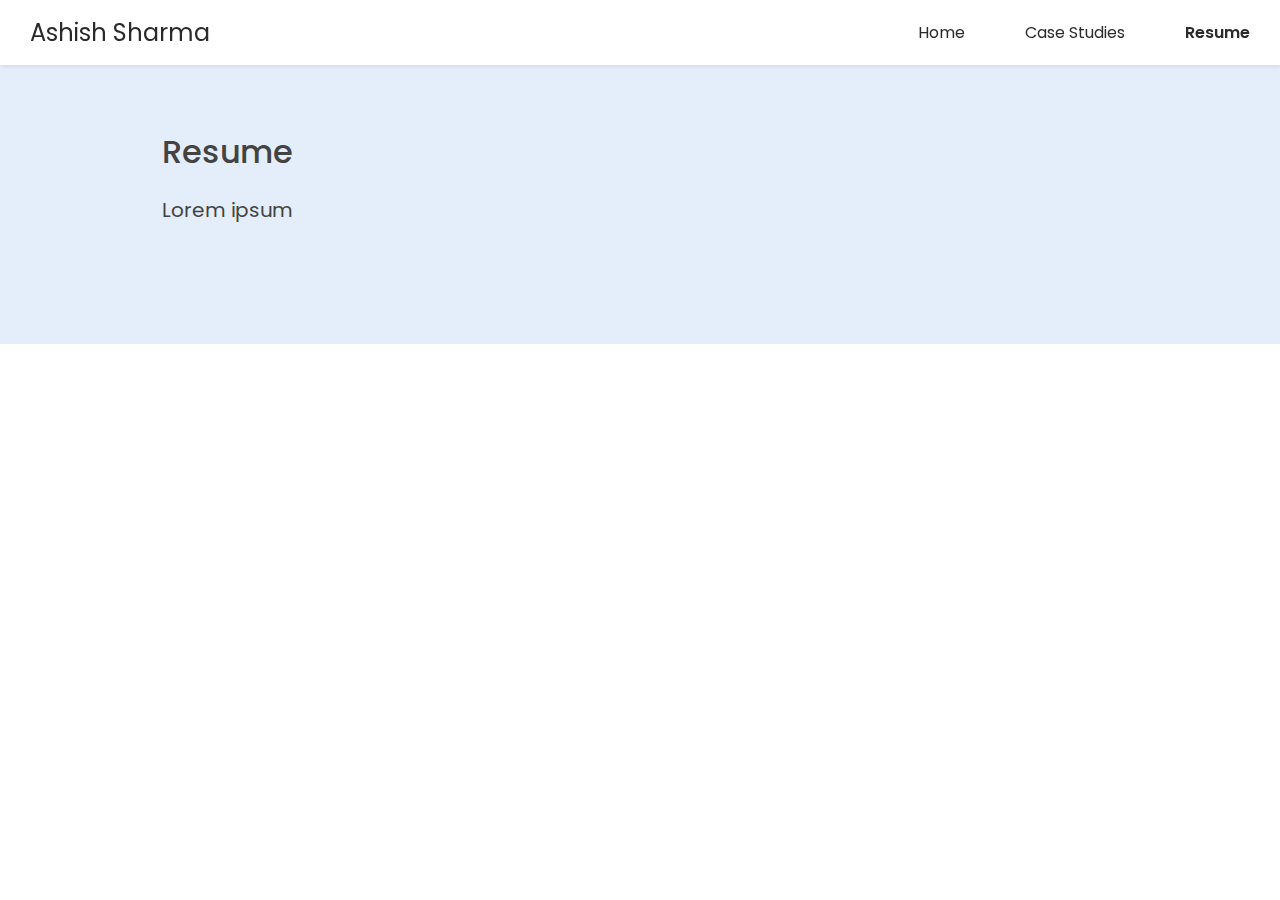
<file: resume.html>
<!DOCTYPE html>

<html>
<head>
<meta http-equiv="Content-Type" content="text/html; charset=windows-1252">
<meta name="viewport" content="width=device-width, initial-scale=1.0">
<link rel="stylesheet" href="https://fonts.googleapis.com/css?family=Poppins">
<link rel="stylesheet" href="style.css">
<title>Ashish Sharma Portfolio</title>
</head>

<body>
  <header class="header">
    <a href="./index.html" class="logo">Ashish Sharma</a>
    <input class="menu-btn" type="checkbox" id="menu-btn" />
    <label class="menu-icon" for="menu-btn"><span class="navicon"></span></label>
    <ul class="menu">
      <li><a href="./index.html">Home</a></li>
      <li><a href="./case-studies.html">Case Studies</a></li>
      <li><a href="./resume.html" class="active">Resume</a></li>
    </ul>
  </header>


  <main class="container">


    <div class="content">
      <!-- Grid Starts -->
        <div class="section-grid"> 
          <article class="section-wide">
            <h2>Resume</h2>
            <p>Lorem ipsum</p>
            
          </article>
        </div> <!-- Grid Ends -->
    </div> <!-- Content ends -->

    

</main>

</body>
</html>
</file>
<file: style.css>
*{
margin:0;
padding:0;
font-family: "Poppins", sans-serif;
font-weight: 400;
color: #2a2a2a;
}

/* .container{background:  #D7EFFF;} */
.content:nth-child(odd){background: #e4edfa;}
.content:nth-child(even){background: rgb(241, 247, 255); }
.content:first-child{padding-top: 12rem;}
.content{padding-top: 4rem; padding-bottom: 4rem;}
.content img{max-width: 100%;}


.intro {justify-content: center; align-content: center;}

.intro * {
  font-family: "Merriweather", serif;
  color: #1F3856;
  text-align: center;}

.intro-text {font-size: 2vw; font-weight: 500; line-height: 160%;}
.intro h1{font-size: 6vw; font-weight: 400; line-height: 200%;}

p{padding-bottom: 1.25rem;font-size: 21px; font-weight:400; 
  font-family: "Poppins", sans-serif; color: #434343; text-align: justify;}
p.thick {font-weight: 600; padding-bottom: 1rem;}
p.left {text-align: left;} 
p.medium{font-size: 18px; margin-top: -1rem;}
p.caption{font-size: 18px; margin-bottom: -1rem;}
p.top-heading {font-size: 21px; font-weight: 500; margin-bottom: -1rem;}


p.small{font-size: 16px; text-align: center; padding: 1rem 0rem ;}
h2{line-height: 150%;}
h1, h2{font-weight:500;}
h1 {font-size: 36px; line-height: 150%; padding-bottom: .5rem;}
h2{font-size: 24px; color: #434343;font-weight:500;}

.number-items li{margin-left:20px; padding-left: 10px; padding-top: 1.25rem;}
.number-items li:last-child{padding-bottom: 1.25rem;}
.bullet-items li{margin-left:40px; padding-left: 20px; padding-top: 1.25rem;}
/* .bullet-items-small li{margin-left:40px; padding-left: 20px;} */
.bullet-items li:first-child{padding-top: 0px;}
.space{height:1rem;}
.block{padding:0px 0px;}

.highlight{ font-size: 24px; padding:40px; background-color:white;}
.highlight-content{margin-bottom:40px; padding:40px; color:#525252; font-size: 18px; background-color:#E7F2FE; border: 2px solid #0096FF; border-radius: 10px;}
.highlight-content:last-child{margin-bottom:0px;}

.highlight-first{font-size: 20px;}
.highlight-small {font-size: 18px;}
.highlight-big {font-size: 23px;margin-bottom: 1rem;}
.highlight-bold {font-weight: 600;}
.highlight-large {font-size: 28px; padding:40px;}


/* .high-content li{text-decoration: none;} */


.button {
  background-color: #2b5893;
  border: none;
  color: white;
  padding: 15px 32px;
  text-align: center;
  text-decoration: none;
  font-size: 16px;
  margin: 4px 2px;
  cursor: pointer;
  border-radius: 4px;
}

.button:hover {
  background-color: #1e60b6;
  border: none;
  color: white;
}

.other-cases {
  margin-top: 0rem;
  font-size: 24px;
  display: flex;
  justify-self: center;
  background-color: red;
  text-align: left;
}



.other h1{text-align: center; font-size: 3vw; padding-bottom: 4rem;}

/* .other{font-size: 36px;
  font-weight: 500;
  text-align: left;
  padding-bottom: 2rem;
  } */

  .container img {
      display: block;
      margin: auto; 
    }

  .content image {
      display: block;
      margin: auto; 
    }


.circle {
  border-radius: 50%;
  width: 20px;
  height: 20px;
  padding: 6px;
  background: #163959;
  /* border: 3px solid #000; */
  color: #fff;
  text-align: center;
  font: 19px Helvetica, sans-serif;
  font-weight: 600;
}


.measure-text {font-weight: 600; color: #163959; padding-left: 10px; padding-right:10px;}




/* .section-grid p{padding-top: 1rem;} */

.section-grid {
  font-size: 21px;
  display: grid;
  gap: 1.25rem;
  padding: 0px 24px;
}

.section-grid img{max-width:100%;}
.section-grid h4{font-size: 24px;}
.section-grid h2{font-size: 32px; margin-bottom: 1rem;}

.small-grid {
  display: grid;
  gap: 1.25rem;
}

.small-grid img{max-width:100%;}
.small-grid h2{font-size: 28px; margin-bottom: 1rem;}

.small-grid .small-image {width: 100%;
  transition: transform .1s;
  justify-self: start;
}



.card-container{ 
  font-size: 21px;
  padding-left: 20px;
  padding-right: 20px;
  padding-top: 8rem;
  display: block;
}


/* Card properties*/


.card h2:hover{color: #000;}
.duration{padding-top:0px; padding-bottom:10px;font-size: 18px;}

/* a {color: #434343;} */
a:link {text-decoration: none;}
.button {
  background-color: #2b5893;
  border: none;
  color: white;
  padding: 15px 32px;
  text-align: center;
  text-decoration: none;
  display: none;
  font-size: 16px;
  
  margin: 4px 2px;
  cursor: pointer;
  border-radius: 4px;
}

.button:hover {
  background-color: #1e60b6;
  border: none;
  color: white;
}


/* Scales card image*/
.section-grid .card-image:hover {
  z-index:1; 
  cursor: pointer;
  -ms-transform: scale(1.05);
  -webkit-transform: scale(1.05);
  transform: scale(1.05); 
}

.section-grid .card-image {width: 100%;
transition: transform .1s;
margin: 0 auto;}


/* Scales small card image*/
.small-grid .small-image:hover {
  z-index:1; 
  cursor: pointer;
  -ms-transform: scale(1.05);
  -webkit-transform: scale(1.05);
  transform: scale(1.05); 
}


  
  
   /*  .section {
      font-size: 21px;
      line-height: 180%;
      padding-left: max(calc(60px + (40 - 20) * (100vw - 600px) / (50)), 20px);
      padding-right: max(calc(60px + (40 - 20) * (100vw - 600px) / (50)), 20px);
      padding-top:1rem;
      padding-bottom:2rem;
      margin-bottom: 20px;
    } */
   

  /* header */
  
  .header {
    background-color: #fff;
    box-shadow: 1px 1px 4px 0 rgba(0,0,0,.1);
    position: fixed;
    width: 100%;
    z-index: 99;
  }
  
  .header ul {
    margin: 0;
    padding: 0;
    list-style: none;
    overflow: hidden;
    background-color: #fff;
  }
  
  .header li a {
    
    display: block;
    text-decoration: none;
    /* font-size: 18px; */
    /* font-weight: 500; */
    /* border-top: #ffeff6 solid 1px; */
  }
  
  .header li a:hover,
  .header .menu-btn:hover {
    background-color: #EFF9FF;
  }
  
  .header .active {
    font-weight: 600;
  }

  .header .logo {
    display: block;
    float: left;
    font-size: 1.5em;
    font-weight: 400;
    padding: 15px 30px;
    text-decoration: none;
  }
  
  /* menu */
  


  .header .menu {
    clear: both;
    max-height: 0;
    transition: max-height .2s ease-out;
  }
  
  /* menu icon */
  
  .header .menu-icon {
    cursor: pointer;
    display: inline-block;
    float: right;
    padding: 28px 20px;
    position: relative;
    user-select: none;
  }
  
  .header .menu-icon .navicon {
    background: #333;
    display: block;
    height: 2px;
    position: relative;
    transition: #EFF9FF .2s ease-out;
    width: 18px;
  }
  
  .header .menu-icon .navicon:before,
  .header .menu-icon .navicon:after {
    background: #333;
    content: '';
    display: block;
    height: 100%;
    position: absolute;
    transition: all .2s ease-out;
    width: 100%;
  }
  
  .header .menu-icon .navicon:before {
    top: 5px;
  }
  
  .header .menu-icon .navicon:after {
    top: -5px;
  }
  
  /* menu btn */
  
  .header .menu-btn {
    display: none;
  }
  
  .header .menu-btn:checked ~ .menu {
    max-height: 400px;
  }
  
  .header .menu-btn:checked ~ .menu-icon .navicon {
    background: #EFF9FF;
  }
  
  .header .menu-btn:checked ~ .menu-icon .navicon:before {
    transform: rotate(-45deg);
  }
  
  .header .menu-btn:checked ~ .menu-icon .navicon:after {
    transform: rotate(45deg);
  }
  
  .header .menu-btn:checked ~ .menu-icon:not(.steps) .navicon:before,
  .header .menu-btn:checked ~ .menu-icon:not(.steps) .navicon:after {
    top: 0;
  }
  



    /* 40em = 640px */
@media only screen and (max-width: 48em) {

  .content:first-child{padding-top: 8rem;}
  .duration{padding-top:0px; padding-bottom:10px;font-size: 18px;}

  
      .card-container{ 
        padding-left: 20px;
        padding-right: 20px;
        padding-top: 8rem;
        display: block;
      }

      .card-image {width: 100%;}
      .bullet-items li{margin-left:12px; padding-left: 4px; padding-top: 1.25rem;}
      .intro-text {font-size: 6vw; line-height: 200%;padding-top:2rem;}
      .intro h1{font-size: 8vw; font-weight: 600; line-height: 150%; padding-top:2rem;}
  
        p{text-align: left;}

    }

  

  /* 48em = 768px */
  
  @media (min-width: 48em) {

    .header li {
      float: left;
    }
    .header li a {
      padding: 20px 30px;
    }

    .header li a:hover {
      background-color: #EFF9FF;
    }
  
    .header .menu {
      clear: none;
      float: right;
      max-height: none;
    }
    .header .menu-icon {
      display: none;
    }

    /* .title-page {margin-top:-4rem;} */
    .content{padding-top: 6rem; padding-bottom: 6rem;}
    .content:first-child{padding-top: 8rem;} 

    .section-grid h2{font-size: 36px;}
    .duration{padding-top:0px; padding-bottom:10px;font-size: 18px;}
    p{padding-bottom: 1.25rem;font-size: 24px; line-height: 180%; text-align: justify;}
    .section-grid {
      padding: 0px 40px;
    }
    .intro-text {font-size: 4vw; line-height: 160%;}
    .intro h1{font-size: 6vw; font-weight: 600; line-height: 200%;}
    .other h1{font-size: 4vw;}

    .title-page
    {
        padding-left: 40px ;
        padding-right: 40px;
        padding-bottom: 40px;
        margin-top: -6rem;
    }

    .bullet-items li{margin-left:40px; padding-left: 20px; padding-top: 1.25rem;}

    .button{display: none;}

      .card{
        flex-direction: column;
      }

    
    .card-text{padding-left:2rem; max-width:100%;}

    .card-container{ 
      padding-left: 4vw;
      padding-right: 4vw;
      padding-top: 8rem;
      display: block;
    }



  /* .small-grid {
    grid-template-columns: repeat(10, 1fr);
    gap: 4rem;
  }
  .small-left{ grid-column-start: 2;
    grid-column-end: 10;
  }

  .small-right{ grid-column-start: 2;
    grid-column-end: 10;
  } */
    
  }


/* 60em = 960px*/
@media only screen and (min-width: 60em) { 

  
  .button{display: none;}
  .block{padding:0px 20px 20px;}

  
  .section-grid h2{font-size: 28px;}
  .duration{padding-top:0px; padding-bottom:10px;font-size: 18px;}
  p {font-size: 20px;}

  .title-page {margin-top: 0rem; padding:0px 40px;}
  .title-content{padding-top: 12rem;}
  .content:first-child{padding-top: 8rem;}

  .intro {padding:2rem 0rem; justify-content: center; align-content: center;}
  .intro-hero {padding-bottom: 1rem;}
  .intro-text {font-size: 2.5vw; line-height: 160%;}
  .intro h1{font-size: 3vw; font-weight: 600; line-height: 200%; max-width: 40ch;padding-top:3rem;}
  .intro * {text-align: left;}
  .other h1{font-size: 3vw;}

  /* Section Grids*/

  .section-grid {
    grid-template-columns: repeat(10, 1fr);
  }
  .section-center{
    grid-column-start: 3;
    grid-column-end: 9;
  }

  .section-left {
    grid-column-start: 1;
    grid-column-end: 6;
  }

  .section-right {
    grid-column-start: 6;
    grid-column-end: 11;
  }

  .section-wide{
    grid-column-start: 1;
    grid-column-end: 11;
  }

  .section-large{
    grid-column-start: 1;
    grid-column-end: 11;
  }

}

/* 1200px to 75rem*/
@media only screen and (min-width: 75em){

  .content:first-child{
    padding-top: 8rem;
  padding-left: 0px;}

  .intro-hero {padding-top: 4rem;}
  .intro {padding:0rem 0rem;justify-content: center; align-content: center;}

  .intro-text {font-size: 2vw; line-height: 160%;max-width: 20ch; padding-top:01rem;}
  .intro h1{font-size: 2.5vw; font-weight: 600; line-height: 150%; max-width: 40ch; padding-top:6rem;}
  .intro h2{font-size: 2.5vw; font-weight: 600; line-height: 150%; padding-top:6rem; }
  .intro * {text-align: left;}
  .other h1{font-size: 2vw; padding-bottom: 8rem;}


  .section-grid h2{font-size: 32px; max-width: 35ch;}
  
  /* .duration{padding-top:0px; padding-bottom:10px;font-size: 18px;} */
    p {font-size: 20px;}

  .description {max-width: 48ch;}

  /* Section Grids*/
  .section-grid {
    grid-template-columns: repeat(10, 1fr);
  }

  .section-center{
    grid-column-start: 4;
    grid-column-end: 8;
  }

  .section-left {
    grid-column-start: 2;
    grid-column-end: 6;
  }

  .section-right {
    grid-column-start: 6;
    grid-column-end: 10;
  }

  .section-wide{
    grid-column-start: 2;
    grid-column-end: 10;
  }

  .section-large{
    grid-column-start: 3;
    grid-column-end: 9;
  }

  }
</file>
